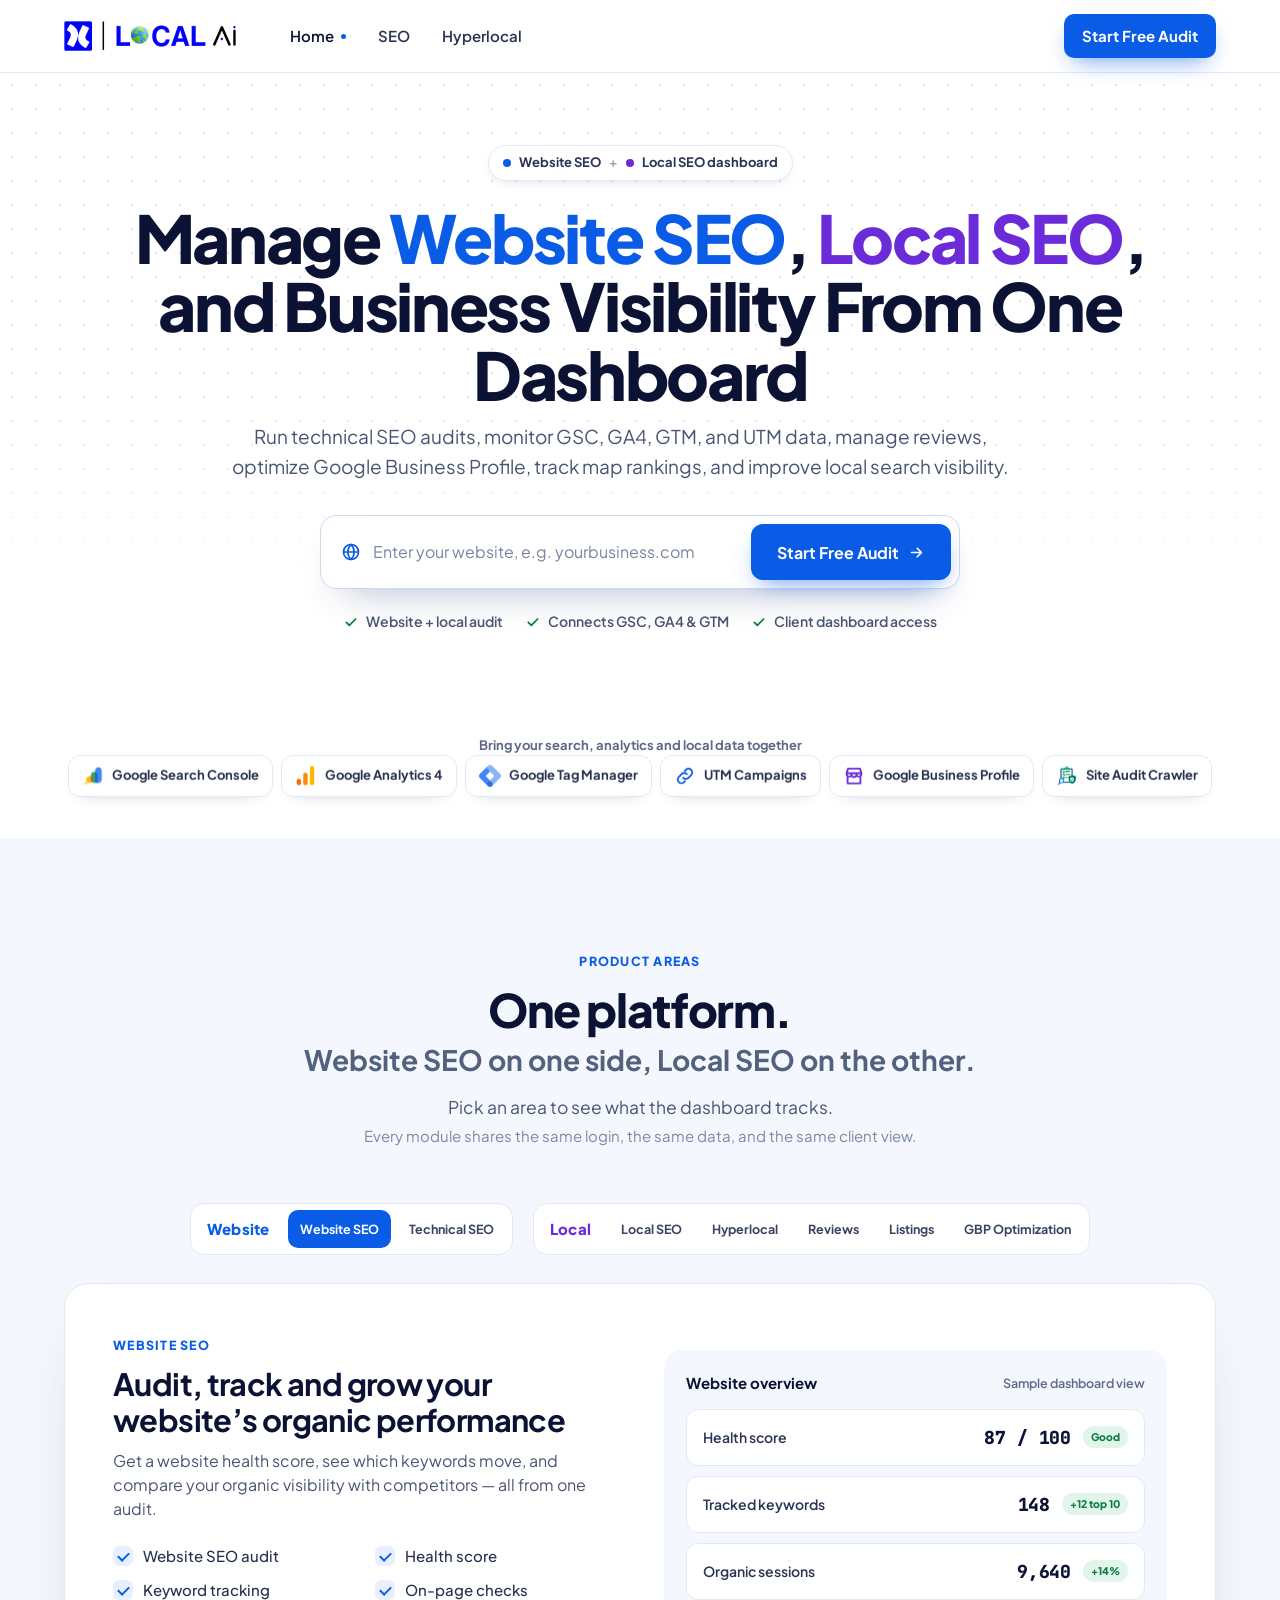
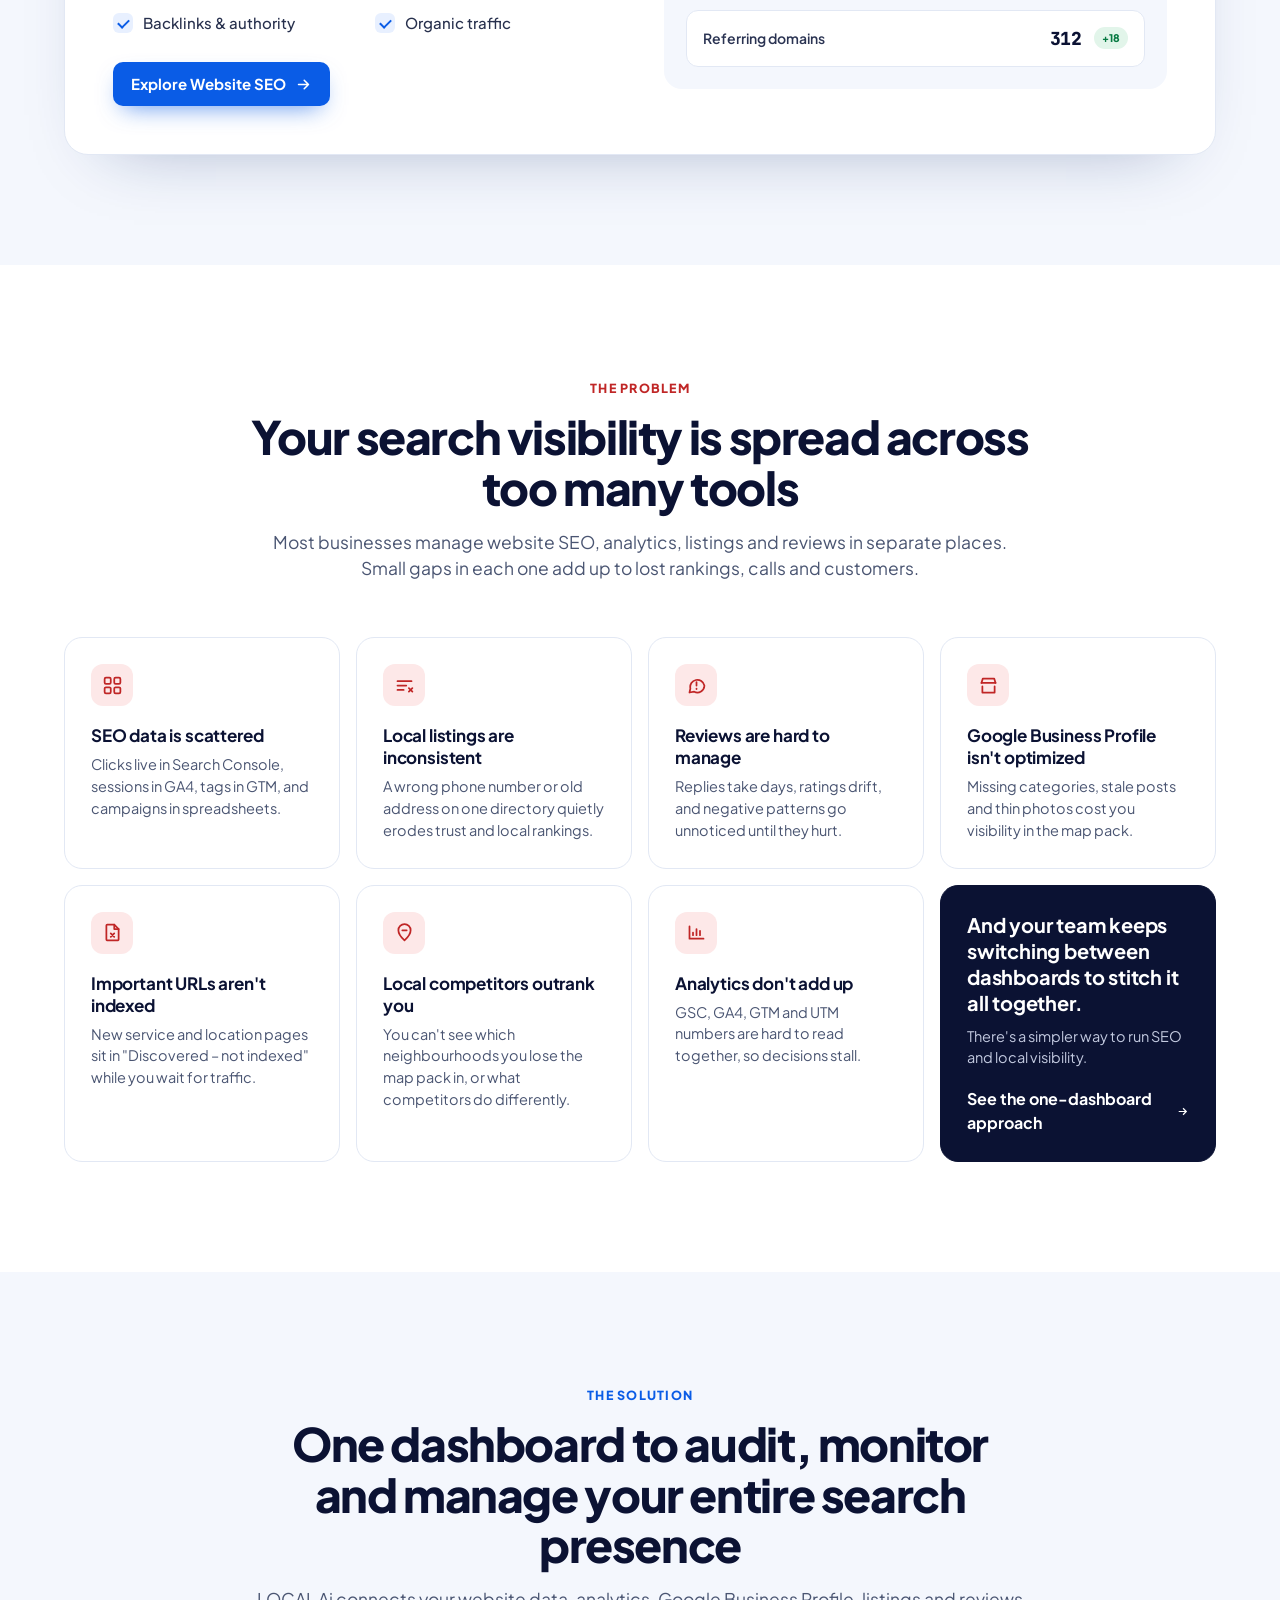
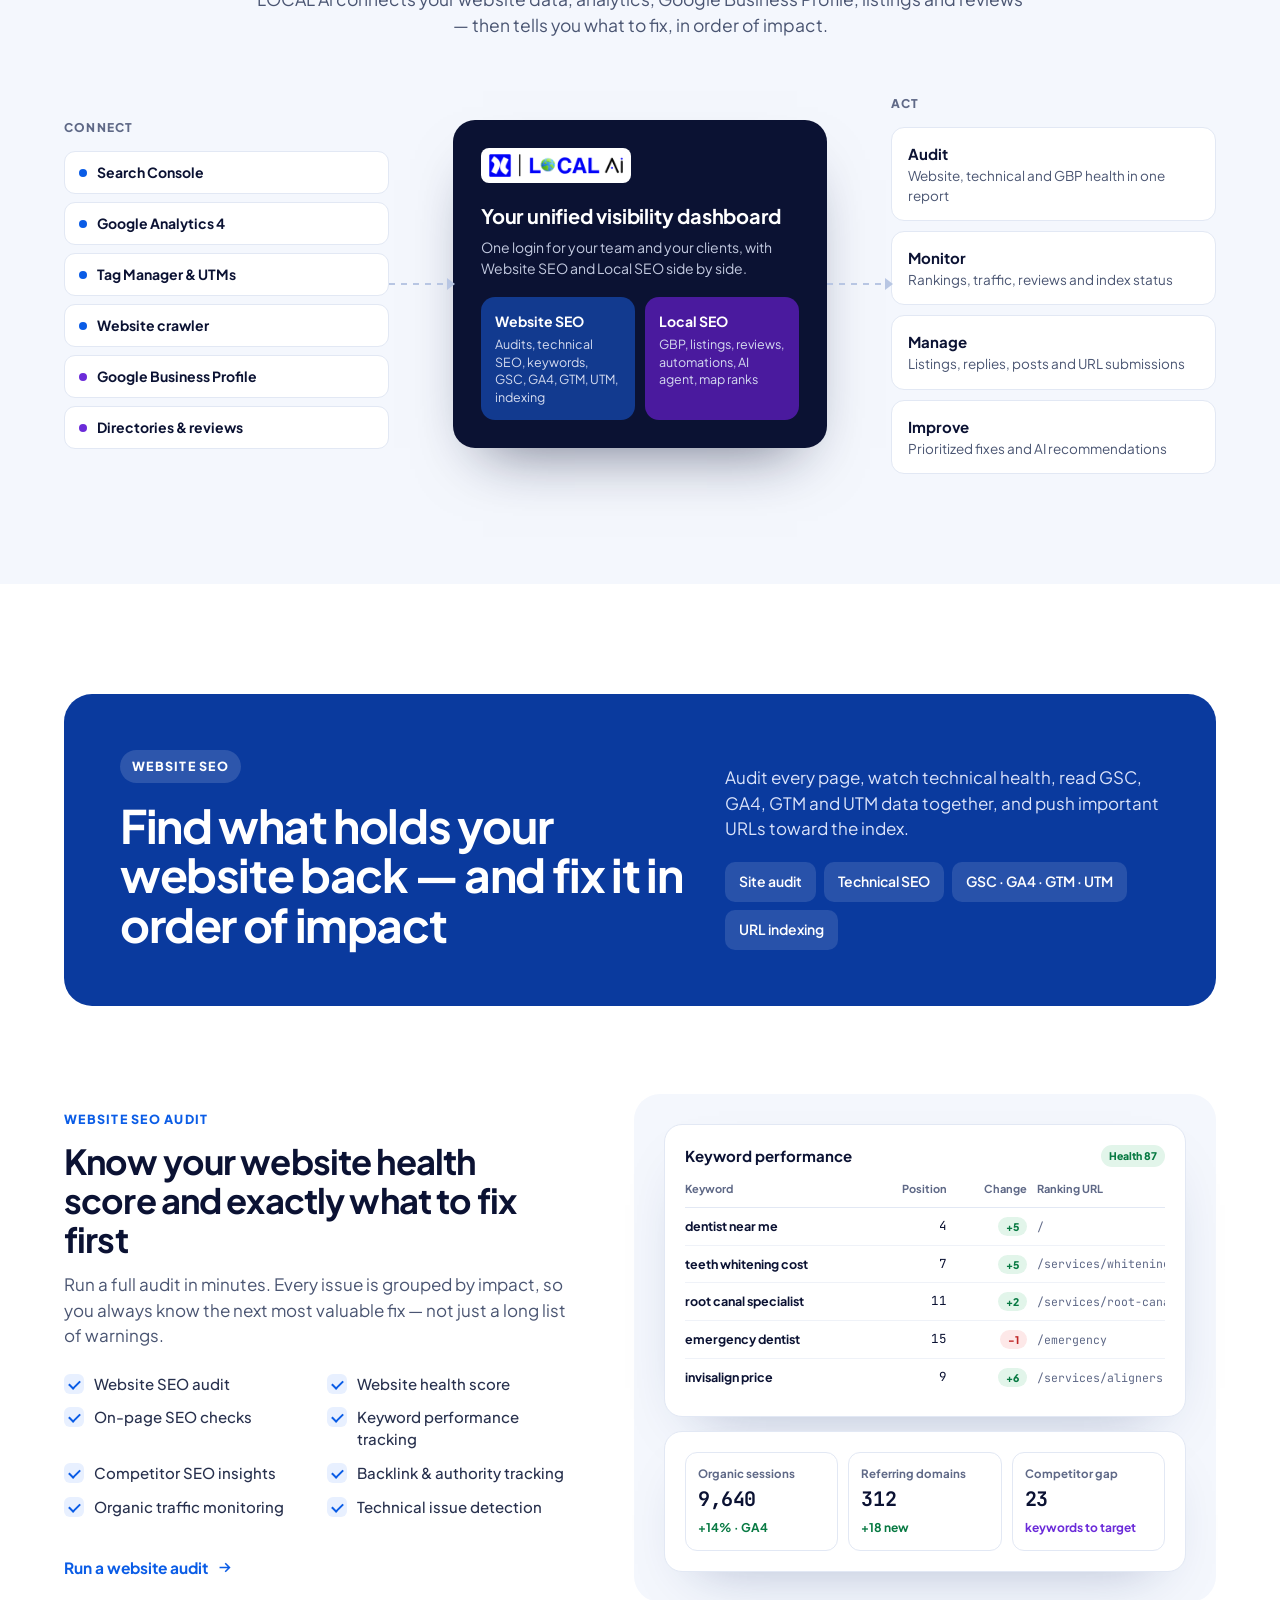
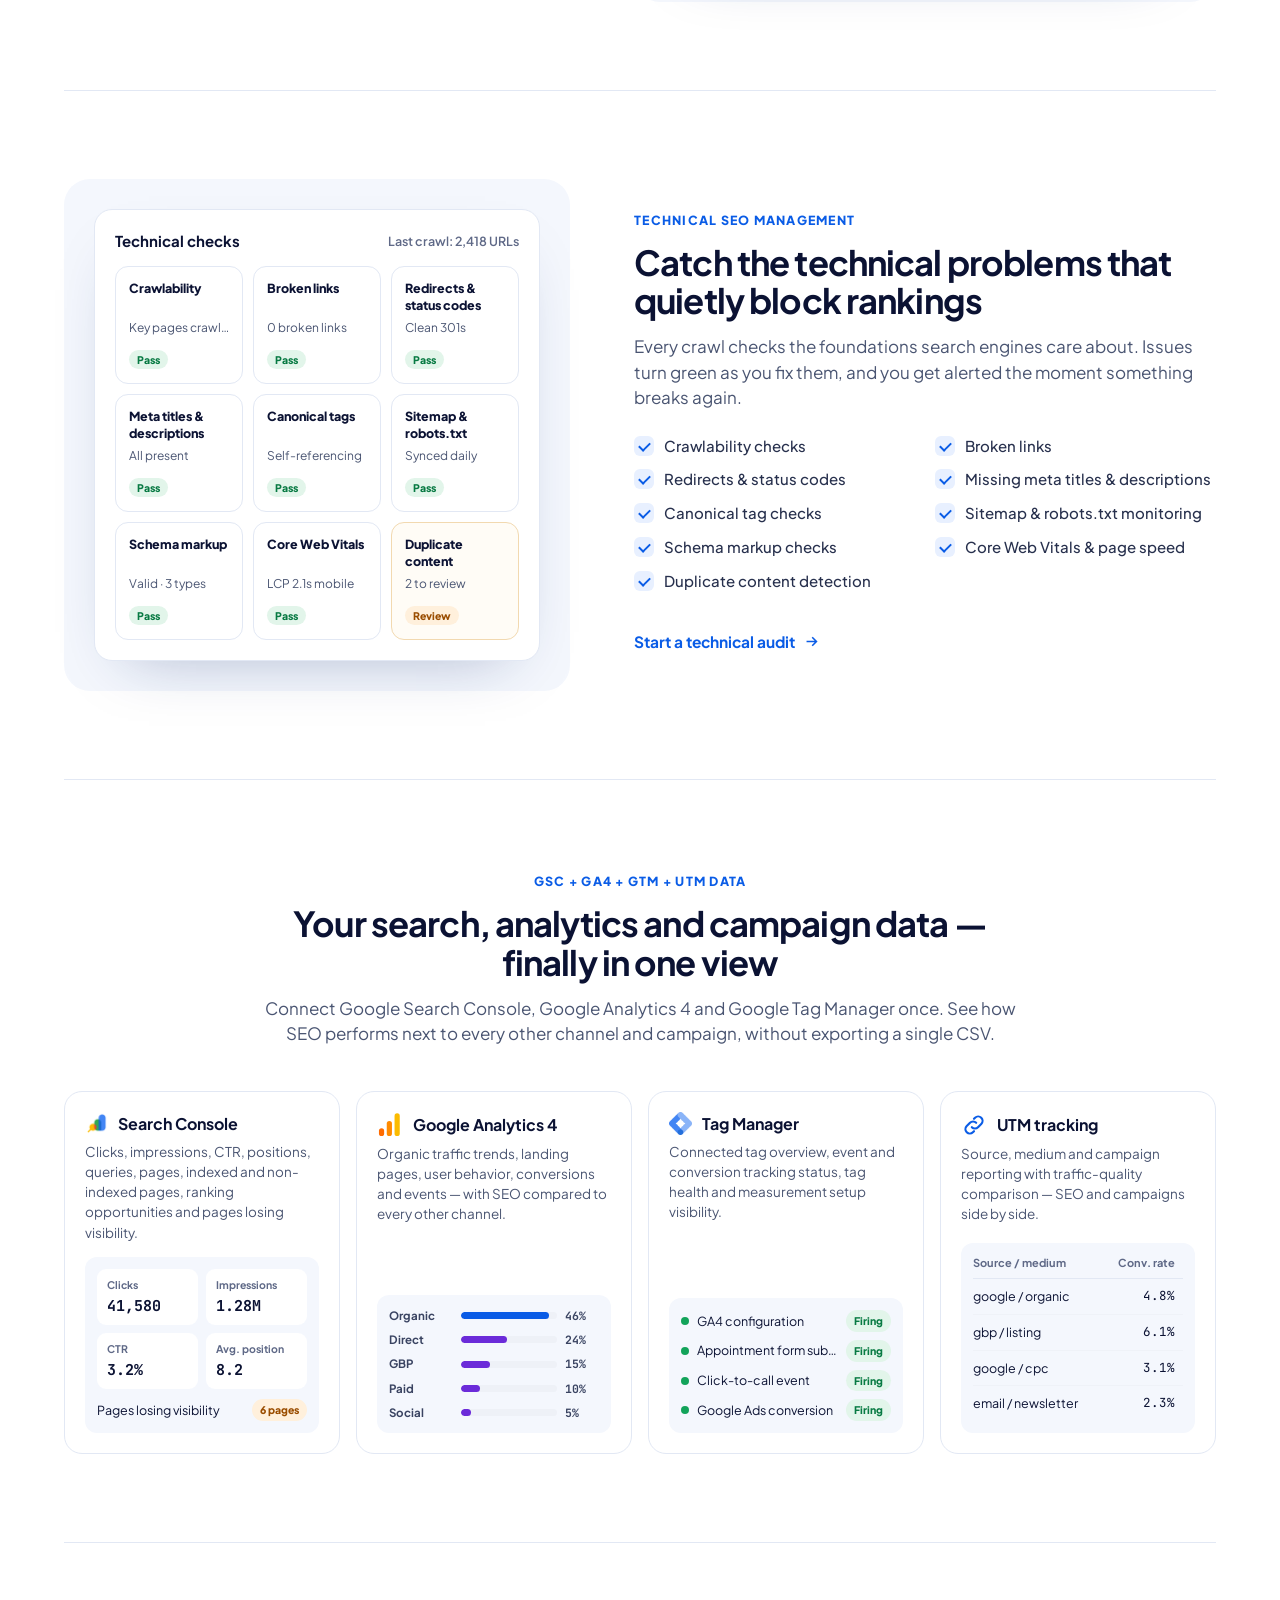
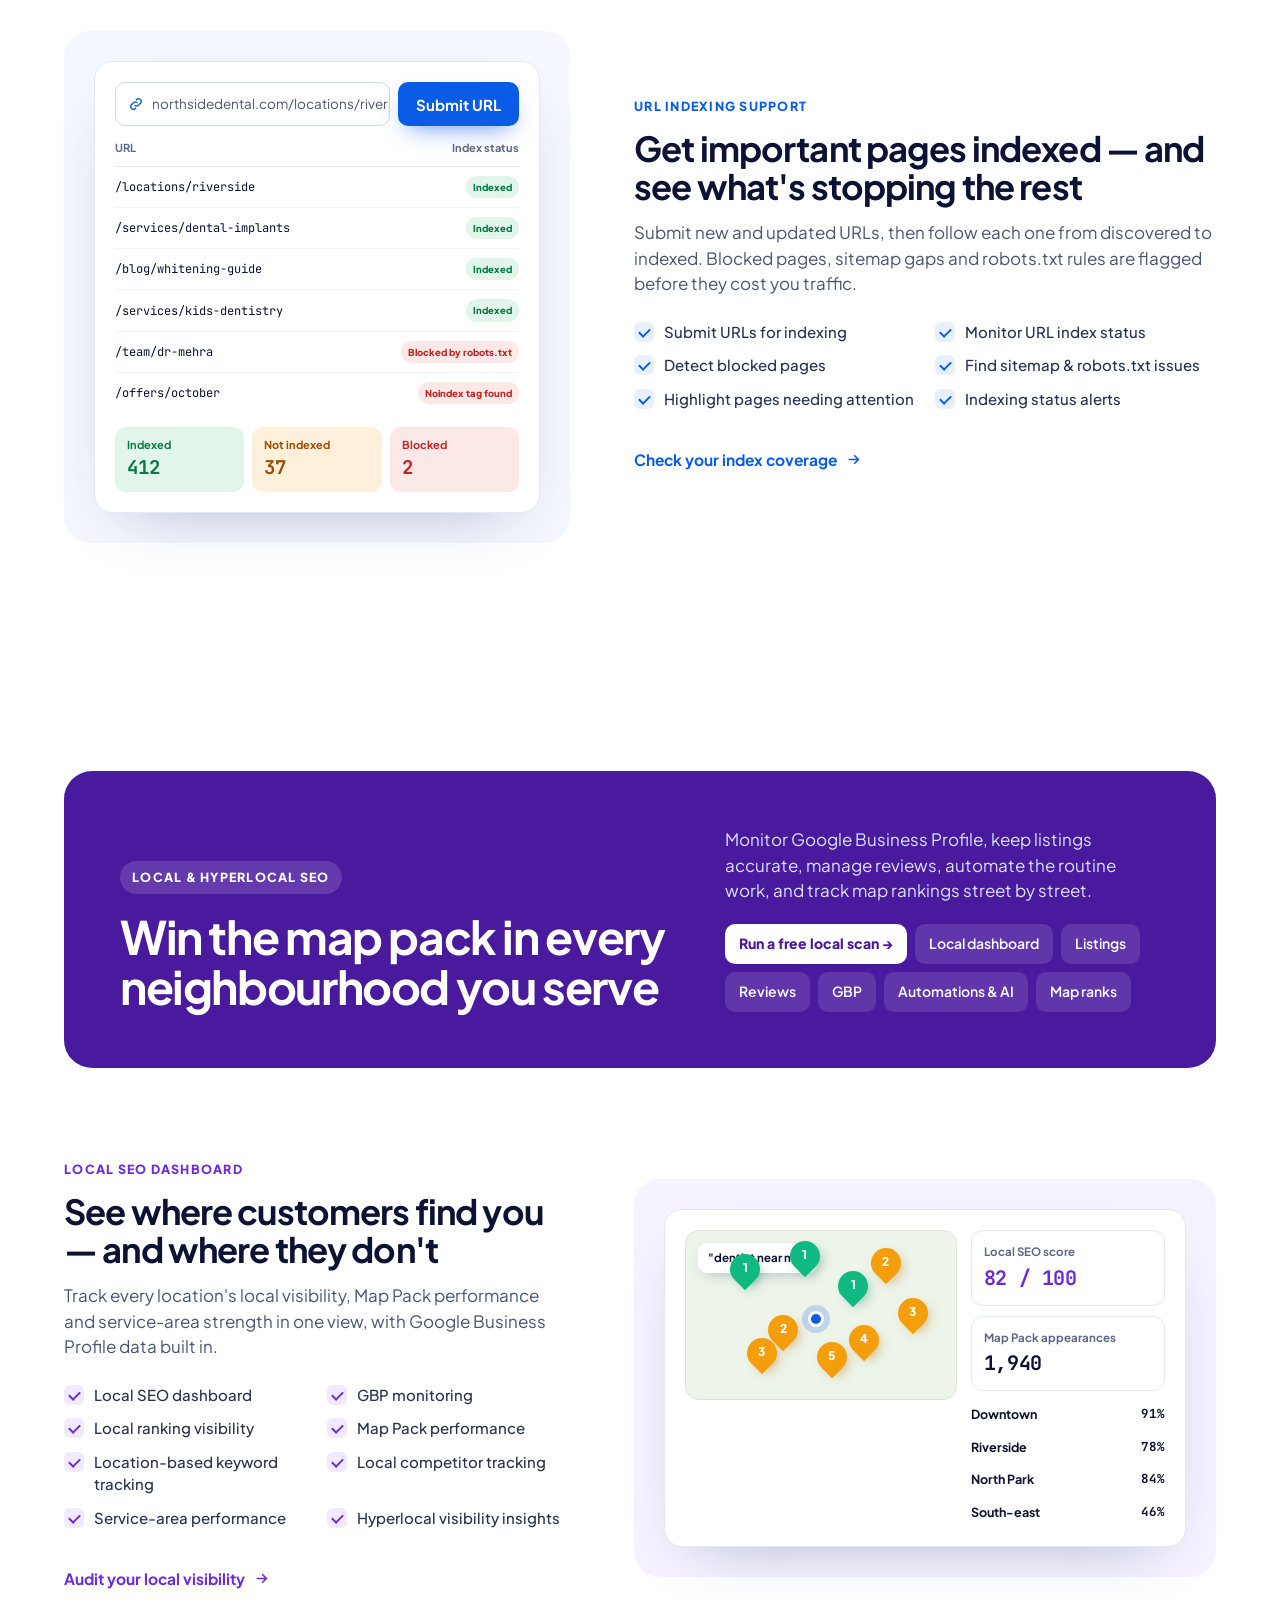
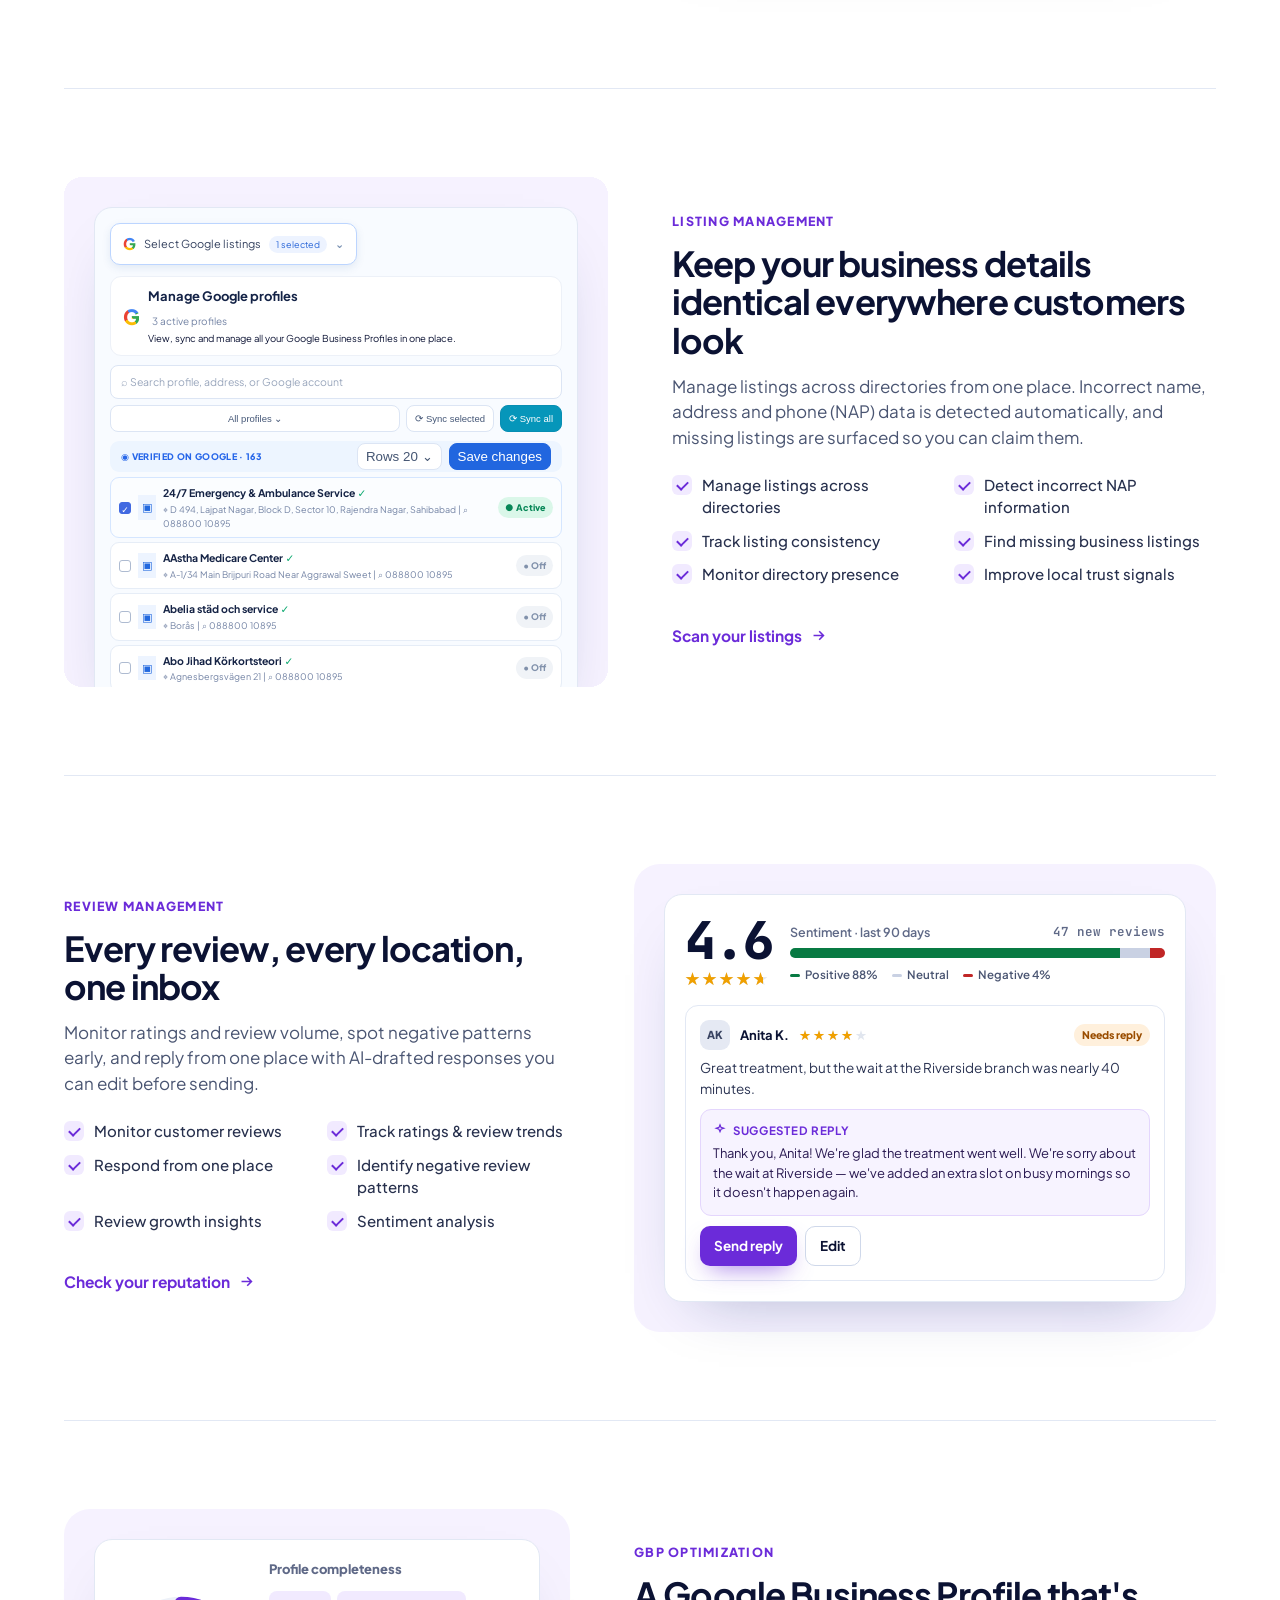
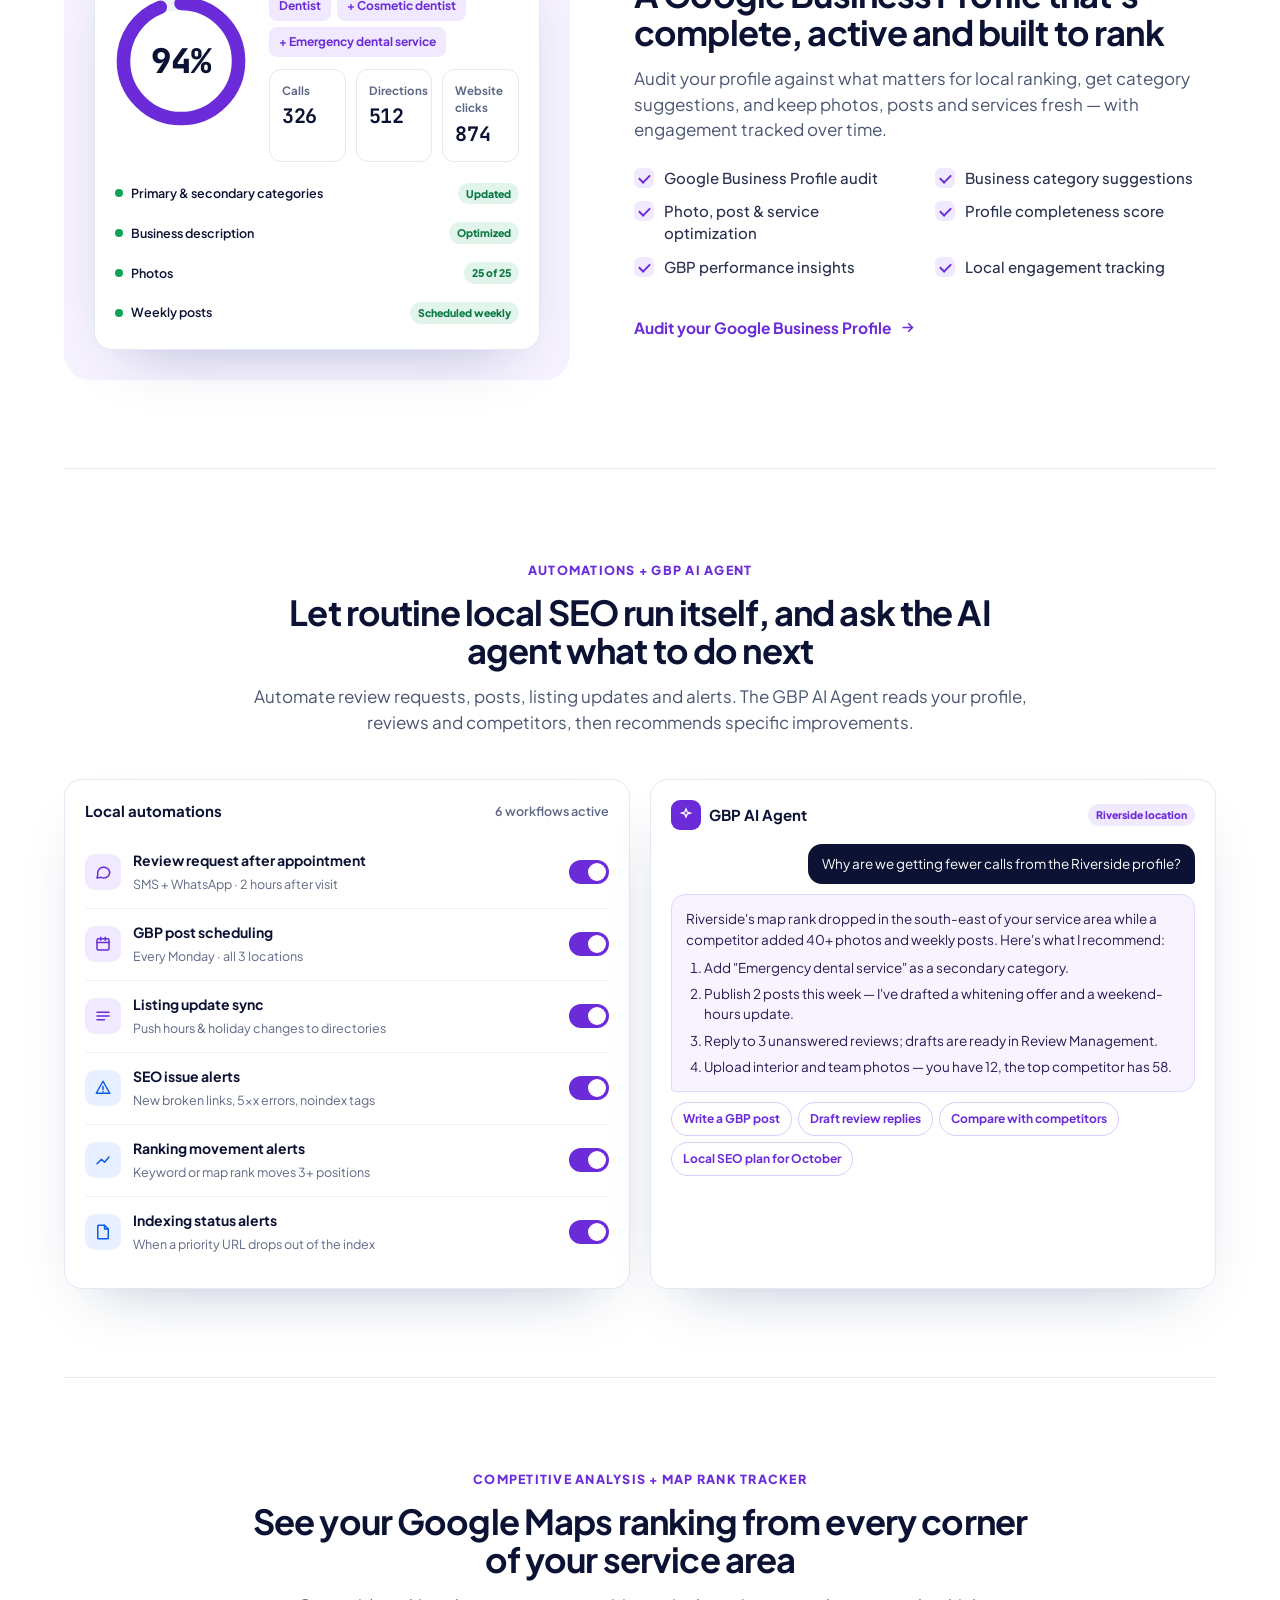
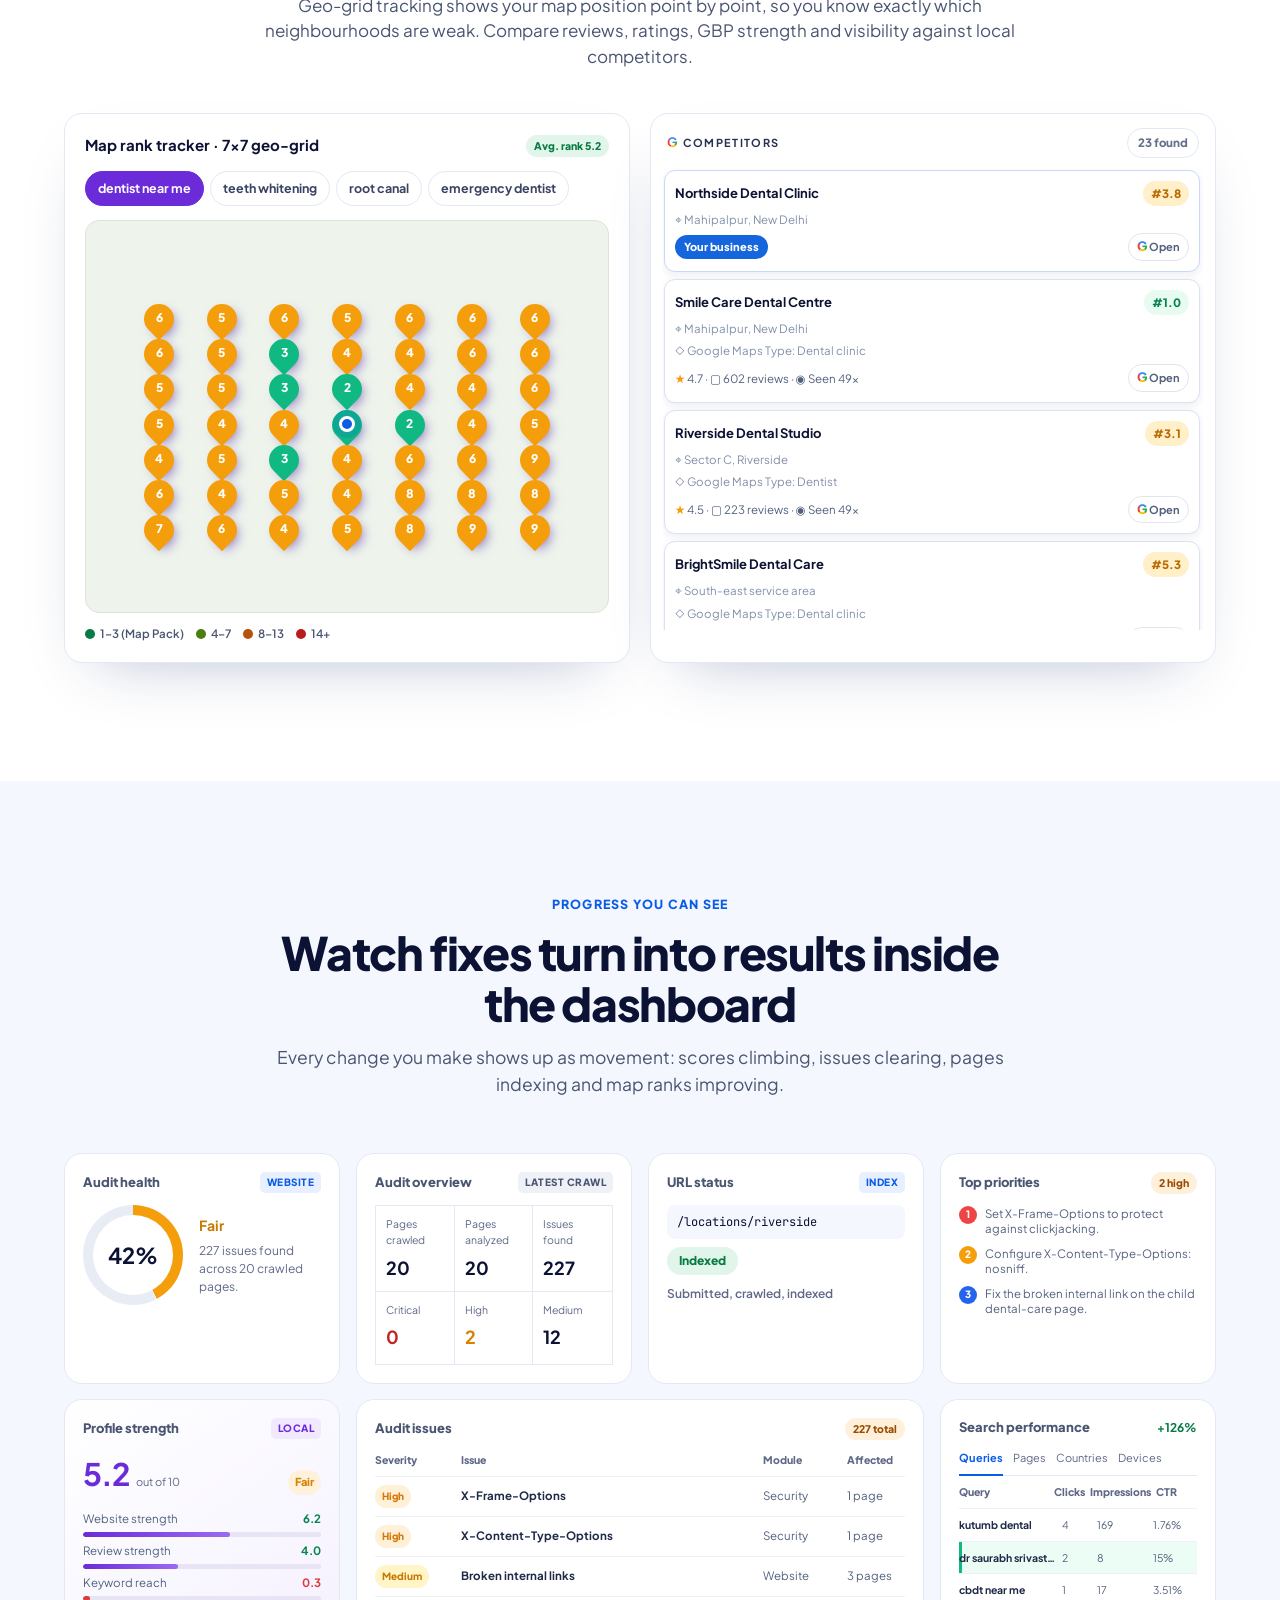
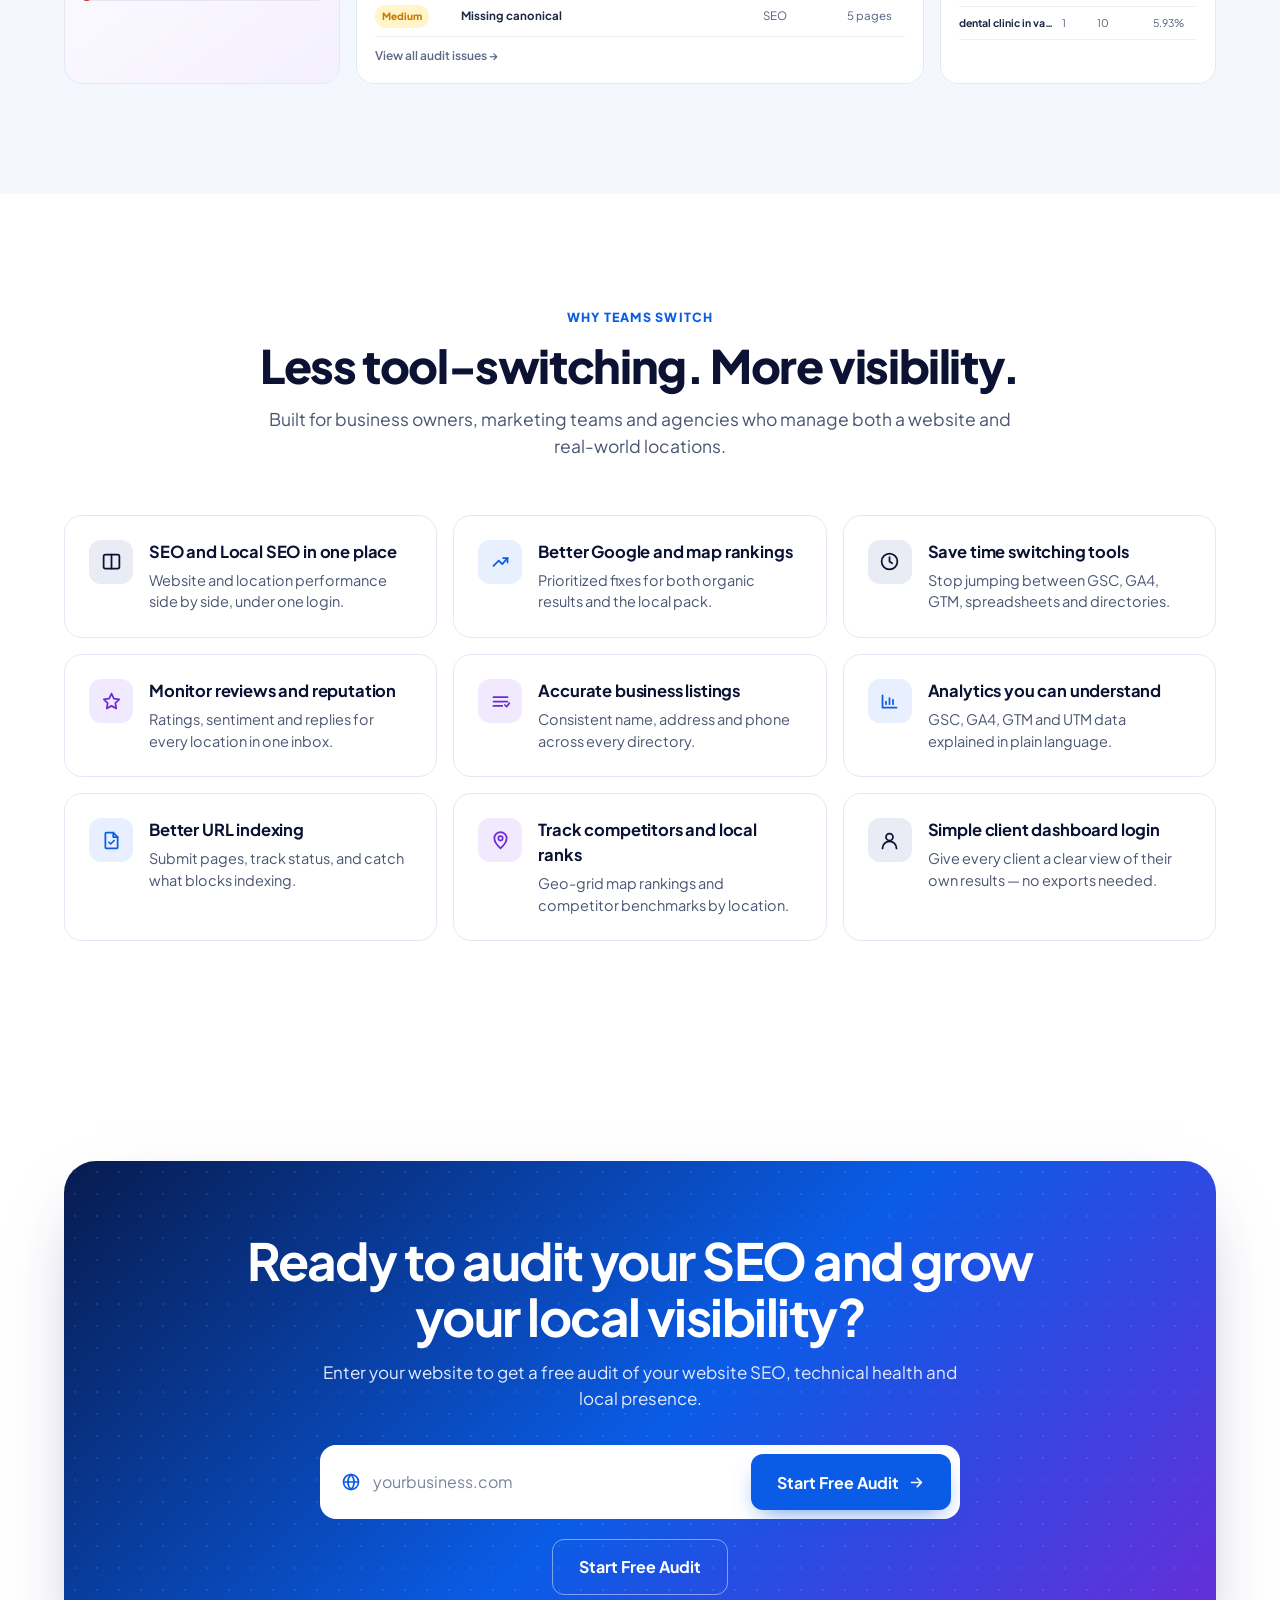
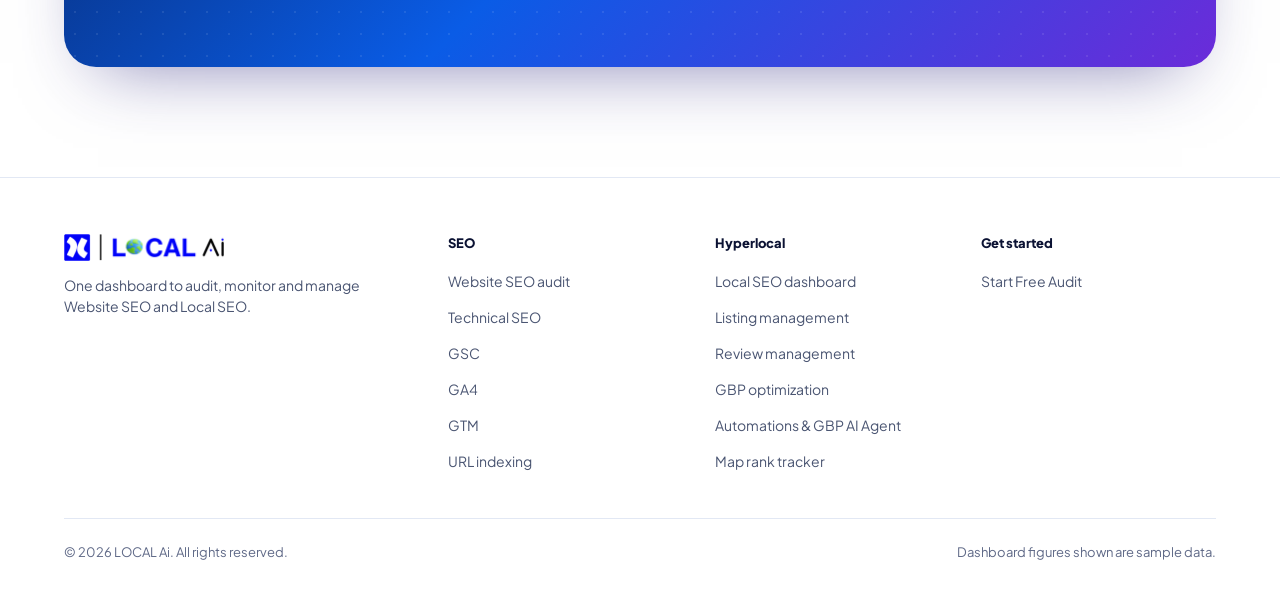
<file: index.html>
<!doctype html>
<html lang="en">
<head>
<meta charset="utf-8">
<meta name="viewport" content="width=device-width, initial-scale=1">
<title>LOCAL Ai - Website SEO and Local SEO Dashboard</title>
<link rel="icon" type="image/png" sizes="64x64" href="assets/favicon.png">
<link rel="preconnect" href="https://fonts.googleapis.com">
<link rel="stylesheet" href="https://fonts.googleapis.com/css2?family=Plus+Jakarta+Sans:wght@400;500;600;700;800&amp;family=JetBrains+Mono:wght@500;700&amp;display=swap">
<link rel="stylesheet" href="assets/css/index.css">
</head>
<body>
<div id="app"></div>
<noscript>Please enable JavaScript to view this page.</noscript>
<script src="assets/vendor/htm-preact-standalone.umd.js"></script>
<script>
(function () {
  var html = htmPreact.html, render = htmPreact.render;
  class DCLogic extends htmPreact.Component {
    render() { return template(this.renderVals()); }
  }
  function template(v) {
    return html`

<div class="lp">


<header class="hdr">
<div class="wrap nav">
<a href="#home" class="brand" aria-label="LOCAL Ai home"><img src="assets/local-ai-logo.png" alt="LOCAL Ai" width="172" height="29" /></a>
<nav class="links" aria-label="Primary">
<a href="#home" class="nl on">Home</a>
<a href="#seo" class="nl">SEO</a>
<a href="local-seo.html" class="nl">Hyperlocal</a>
</nav>
<div class="act">

<a href="#audit" class="btn pri">Start Free Audit</a>
</div>
</div>
</header>


<section id="home" class="hero">
<div class="wrap">
<div class="htop">
<span class="eyebrow"><span class="d b"></span>Website SEO<span style="color: #9aa3bb">+</span><span class="d p"></span>Local SEO dashboard</span>
<h1>Manage <span class="tb">Website SEO</span>, <span class="tp">Local SEO</span>, and Business Visibility From One Dashboard</h1>
<p class="sub">Run technical SEO audits, monitor GSC, GA4, GTM, and UTM data, manage reviews,<br />optimize Google Business Profile, track map rankings, and improve local search visibility.</p>
<form id="audit" class="audit" onSubmit=${v.submitAudit}>
<label class="field"><svg viewBox="0 0 24 24" aria-hidden="true"><circle cx="12" cy="12" r="9"></circle><path d="M3 12h18M12 3c2.5 2.6 3.8 5.6 3.8 9s-1.3 6.4-3.8 9c-2.5-2.6-3.8-5.6-3.8-9S9.5 5.6 12 3z"></path></svg><span class="sr">Your website URL</span><input type="text" inputmode="url" autocomplete="url" placeholder="Enter your website, e.g. yourbusiness.com" value=${v.url} onInput=${v.onUrl} /></label>
<button type="submit" class="btn pri lg">Start Free Audit<svg viewBox="0 0 24 24" aria-hidden="true"><path d="M5 12h14M13 6l6 6-6 6"></path></svg></button>
</form>
${v.hasMsg ? html`<p class="msg ${v.msgCls}" role="status">${v.msg}</p>` : null}
<div class="hsec">

<span class="tick"><svg viewBox="0 0 24 24" aria-hidden="true"><path d="M5 12.5l4.5 4.5L19 7.5"></path></svg>Website + local audit</span>
<span class="tick"><svg viewBox="0 0 24 24" aria-hidden="true"><path d="M5 12.5l4.5 4.5L19 7.5"></path></svg>Connects GSC, GA4 & GTM</span>
<span class="tick"><svg viewBox="0 0 24 24" aria-hidden="true"><path d="M5 12.5l4.5 4.5L19 7.5"></path></svg>Client dashboard access</span>
</div>
</div>


</div>
</section>


<section class="strip" aria-label="Integrations">
<div class="wrap">
<p class="stlbl">Bring your search, analytics and local data together</p>
<div class="logos">
<span class="lg-i"><img class="source-icon gsc-icon" src="assets/gsc-icon.png" alt="" aria-hidden="true" />Google Search Console</span>
<span class="lg-i"><svg viewBox="0 0 40 40" aria-hidden="true"><rect x="3" y="25" width="8" height="12" rx="4" fill="#ff6b00"></rect><rect x="15" y="14" width="8" height="23" rx="4" fill="#ff8a00"></rect><rect x="27" y="2" width="8" height="35" rx="4" fill="#fbbb00"></rect></svg>Google Analytics 4</span>
<span class="lg-i"><img class="source-icon gtm-source" src="assets/gtmlogo.jpg" alt="" aria-hidden="true" />Google Tag Manager</span>
<span class="lg-i"><svg viewBox="0 0 24 24" aria-hidden="true" style="stroke: #0a5ce6; fill: none; stroke-width: 2; stroke-linecap: round"><path d="M10 14a4 4 0 005.7 0l3-3a4 4 0 00-5.7-5.7l-1 1"></path><path d="M14 10a4 4 0 00-5.7 0l-3 3a4 4 0 005.7 5.7l1-1"></path></svg>UTM Campaigns</span>
<span class="lg-i"><svg viewBox="0 0 24 24" aria-hidden="true" style="stroke: #6b2bd9; fill: none; stroke-width: 2; stroke-linejoin: round"><path d="M4 9l1.5-5h13L20 9"></path><path d="M4 9h16v1.5a2.7 2.7 0 01-5.3 0 2.7 2.7 0 01-5.4 0A2.7 2.7 0 014 10.5z"></path><path d="M5 13v7h14v-7"></path></svg>Google Business Profile</span>
<span class="lg-i"><img class="source-icon audit-source" src="assets/internal-audit-icon.png" alt="" aria-hidden="true" />Site Audit Crawler</span>
</div>
</div>
</section>


<section class="sec alt" id="product">
<div class="wrap">
<div class="sh rv">
<span class="kick">Product areas</span>
<h2>One platform.</h2>
<h3>Website SEO on one side, Local SEO on the other.</h3>
<p>Pick an area to see what the dashboard tracks.</p>
<p class="platform-note">Every module shares the same login, the same data, and the same client view.</p>
</div>
<div class="tabs" role="tablist" aria-label="Product categories">
<div class="tgroup"><span class="tgl b">Website</span>${(v.tabsWeb || []).map((tb, $index) => html`<button type="button" role="tab" aria-selected=${tb.sel} class="tab ${tb.cls}" onClick=${tb.pick}>${tb.label}</button>`)}</div>
<div class="tgroup"><span class="tgl p">Local</span>${(v.tabsLocal || []).map((tb, $index) => html`<button type="button" role="tab" aria-selected=${tb.sel} class="tab ${tb.cls}" onClick=${tb.pick}>${tb.label}</button>`)}</div>
</div>
<div class="tpanel" role="tabpanel">
<div>
<span class="fk ${v.cur.tone}">${v.cur.group}</span>
<h3>${v.cur.title}</h3>
<p>${v.cur.desc}</p>
<ul class="fl ${v.cur.tone}">${(v.cur.bullets || []).map((bl, $index) => html`<li>${bl}</li>`)}</ul>
<a href=${v.cur.href} class="btn ${v.cur.btn}">${v.cur.cta}<svg viewBox="0 0 24 24" aria-hidden="true"><path d="M5 12h14M13 6l6 6-6 6"></path></svg></a>
</div>
<div class="tcard ${v.cur.tone}">
<div class="vh"><b>${v.cur.cardTitle}</b><small>Sample dashboard view</small></div>
${(v.cur.rows || []).map((r, $index) => html`<div class="trow"><span class="lbl">${r.label}</span><span class="val mono">${r.val}</span><span class="st ${r.cls}">${r.badge}</span></div>`)}
</div>
</div>
</div>
</section>


<section class="sec" id="problems">
<div class="wrap">
<div class="sh rv">
<span class="kick r">The problem</span>
<h2>Your search visibility is spread across too many tools</h2>
<p>Most businesses manage website SEO, analytics, listings and reviews in separate places. Small gaps in each one add up to lost rankings, calls and customers.</p>
</div>
<div class="pgrid">
<div class="pc rv"><div class="pi"><svg viewBox="0 0 24 24"><rect x="3" y="3" width="7" height="7" rx="1.5"></rect><rect x="14" y="3" width="7" height="7" rx="1.5"></rect><rect x="3" y="14" width="7" height="7" rx="1.5"></rect><rect x="14" y="14" width="7" height="7" rx="1.5"></rect></svg></div><h4>SEO data is scattered</h4><p>Clicks live in Search Console, sessions in GA4, tags in GTM, and campaigns in spreadsheets.</p></div>
<div class="pc rv"><div class="pi"><svg viewBox="0 0 24 24"><path d="M4 7h16M4 12h10M4 17h7"></path><path d="M17 15l4 4M21 15l-4 4"></path></svg></div><h4>Local listings are inconsistent</h4><p>A wrong phone number or old address on one directory quietly erodes trust and local rankings.</p></div>
<div class="pc rv"><div class="pi"><svg viewBox="0 0 24 24"><path d="M21 12a8 8 0 01-11.6 7.1L4 20l1-4.6A8 8 0 1121 12z"></path><path d="M12 8v4M12 15.5v.5"></path></svg></div><h4>Reviews are hard to manage</h4><p>Replies take days, ratings drift, and negative patterns go unnoticed until they hurt.</p></div>
<div class="pc rv"><div class="pi"><svg viewBox="0 0 24 24"><path d="M4 9l1.5-5h13L20 9"></path><path d="M5 13v7h14v-7"></path><path d="M4 9h16"></path></svg></div><h4>Google Business Profile isn't optimized</h4><p>Missing categories, stale posts and thin photos cost you visibility in the map pack.</p></div>
<div class="pc rv"><div class="pi"><svg viewBox="0 0 24 24"><path d="M14 3H6a1 1 0 00-1 1v16a1 1 0 001 1h12a1 1 0 001-1V8z"></path><path d="M14 3v5h5M10 13l4 4M14 13l-4 4"></path></svg></div><h4>Important URLs aren't indexed</h4><p>New service and location pages sit in "Discovered – not indexed" while you wait for traffic.</p></div>
<div class="pc rv"><div class="pi"><svg viewBox="0 0 24 24"><path d="M12 21s-7-6.2-7-11.5A7 7 0 0119 9.5C19 14.8 12 21 12 21z"></path><path d="M9.5 9.5h5"></path></svg></div><h4>Local competitors outrank you</h4><p>You can't see which neighbourhoods you lose the map pack in, or what competitors do differently.</p></div>
<div class="pc rv"><div class="pi"><svg viewBox="0 0 24 24"><path d="M4 19V5M4 19h16"></path><path d="M8 15v-3M12 15V8M16 15v-5"></path></svg></div><h4>Analytics don't add up</h4><p>GSC, GA4, GTM and UTM numbers are hard to read together, so decisions stall.</p></div>
<div class="pc dark rv"><div><h4 style="font-size: 20px">And your team keeps switching between dashboards to stitch it all together.</h4><p style="margin-top: 10px">There's a simpler way to run SEO and local visibility.</p></div><a href="#solution">See the one-dashboard approach<svg viewBox="0 0 24 24" aria-hidden="true"><path d="M5 12h14M13 6l6 6-6 6"></path></svg></a></div>
</div>
</div>
</section>


<section class="sec alt" id="solution">
<div class="wrap">
<div class="sh rv">
<span class="kick">The solution</span>
<h2>One dashboard to audit, monitor and manage your entire search presence</h2>
<p>LOCAL Ai connects your website data, analytics, Google Business Profile, listings and reviews — then tells you what to fix, in order of impact.</p>
</div>
<div class="sol rv">
<div class="scol">
<h5>Connect</h5>
<div class="chips">
<span class="chip"><span class="cd" style="background: #0a5ce6"></span>Search Console</span>
<span class="chip"><span class="cd" style="background: #0a5ce6"></span>Google Analytics 4</span>
<span class="chip"><span class="cd" style="background: #0a5ce6"></span>Tag Manager & UTMs</span>
<span class="chip"><span class="cd" style="background: #0a5ce6"></span>Website crawler</span>
<span class="chip"><span class="cd" style="background: #6b2bd9"></span>Google Business Profile</span>
<span class="chip"><span class="cd" style="background: #6b2bd9"></span>Directories & reviews</span>
</div>
</div>
<div class="flow" aria-hidden="true"></div>
<div class="hub">
<img src="assets/local-ai-logo.png" alt="LOCAL Ai" width="150" height="26" />
<h4>Your unified visibility dashboard</h4>
<p>One login for your team and your clients, with Website SEO and Local SEO side by side.</p>
<div class="halves">
<div class="half b"><b>Website SEO</b><span>Audits, technical SEO, keywords, GSC, GA4, GTM, UTM, indexing</span></div>
<div class="half p"><b>Local SEO</b><span>GBP, listings, reviews, automations, AI agent, map ranks</span></div>
</div>
</div>
<div class="flow" aria-hidden="true"></div>
<div class="scol">
<h5>Act</h5>
<div class="outs">
<div class="out"><b>Audit</b><span>Website, technical and GBP health in one report</span></div>
<div class="out"><b>Monitor</b><span>Rankings, traffic, reviews and index status</span></div>
<div class="out"><b>Manage</b><span>Listings, replies, posts and URL submissions</span></div>
<div class="out"><b>Improve</b><span>Prioritized fixes and AI recommendations</span></div>
</div>
</div>
</div>
</div>
</section>


<section id="seo" class="zone">
<div class="wrap">
<div class="zh b rv">
<div>
<span class="ztag">Website SEO</span>
<h2>Find what holds your website back — and fix it in order of impact</h2>
</div>
<div>
<p>Audit every page, watch technical health, read GSC, GA4, GTM and UTM data together, and push important URLs toward the index.</p>
<div class="zjump"><a href="#website-audit">Site audit</a><a href="https://seo.hyperlocalseoai.com/dashboard/internal-audit">Technical SEO</a><a href="#analytics">GSC · GA4 · GTM · UTM</a><a href="https://seo.hyperlocalseoai.com/dashboard/gsc">URL indexing</a></div>
</div>
</div>


<div class="feat" id="website-audit">
<div class="ft rv">
<span class="fk b">Website SEO audit</span>
<h3>Know your website health score and exactly what to fix first</h3>
<p>Run a full audit in minutes. Every issue is grouped by impact, so you always know the next most valuable fix — not just a long list of warnings.</p>
<ul class="fl">
<li>Website SEO audit</li><li>Website health score</li><li>On-page SEO checks</li><li>Keyword performance tracking</li><li>Competitor SEO insights</li><li>Backlink & authority tracking</li><li>Organic traffic monitoring</li><li>Technical issue detection</li>
</ul>
<a href="https://seo.hyperlocalseoai.com/dashboard" class="tl">Run a website audit<svg viewBox="0 0 24 24" aria-hidden="true"><path d="M5 12h14M13 6l6 6-6 6"></path></svg></a>
</div>
<div class="stage rv">
<div class="vc">
<div class="vh"><b>Keyword performance</b><span class="st ok">Health ${v.health}</span></div>
<div class="scroll">
<div class="gt kwg">
<div class="gr gth"><span>Keyword</span><span class="num">Position</span><span class="num">Change</span><span>Ranking URL</span></div>
${(v.kws || []).map((k, $index) => html`<div class="gr"><span style="font-weight: 700">${k.kw}</span><span class="num mono">${k.pos}</span><span class="num"><span class="st ${k.cls}">${k.chg}</span></span><span class="mono" style="color: #5f6987; font-size: 11.5px">${k.url}</span></div>`)}
</div>
</div>
</div>
<div class="vc">
<div class="minis">
<div class="mini"><small>Organic sessions</small><b class="mono">${v.orgSess}</b><span class="delta">+14% · GA4</span></div>
<div class="mini"><small>Referring domains</small><b class="mono">${v.refDom}</b><span class="delta">+18 new</span></div>
<div class="mini"><small>Competitor gap</small><b class="mono">23</b><span class="delta" style="color: #6b2bd9">keywords to target</span></div>
</div>
</div>
</div>
</div>


<div class="feat rev" id="technical">
<div class="ft rv">
<span class="fk b">Technical SEO management</span>
<h3>Catch the technical problems that quietly block rankings</h3>
<p>Every crawl checks the foundations search engines care about. Issues turn green as you fix them, and you get alerted the moment something breaks again.</p>
<ul class="fl">
<li>Crawlability checks</li><li>Broken links</li><li>Redirects & status codes</li><li>Missing meta titles & descriptions</li><li>Canonical tag checks</li><li>Sitemap & robots.txt monitoring</li><li>Schema markup checks</li><li>Core Web Vitals & page speed</li><li>Duplicate content detection</li>
</ul>
<a href="https://seo.hyperlocalseoai.com/dashboard/internal-audit" class="tl">Start a technical audit<svg viewBox="0 0 24 24" aria-hidden="true"><path d="M5 12h14M13 6l6 6-6 6"></path></svg></a>
</div>
<div class="stage rv">
<div class="vc">
<div class="vh"><b>Technical checks</b><small>Last crawl: 2,418 URLs</small></div>
<div class="tg">
${(v.tech || []).map((c, $index) => html`<div class="tc ${c.cls}"><div class="tn">${c.name}</div><div class="td">${c.detail}</div><span class="st ${c.cls}">${c.badge}</span></div>`)}
</div>
</div>
</div>
</div>


<div class="feat" id="analytics" style="display: block">
<div class="fh rv">
<span class="fk b">GSC + GA4 + GTM + UTM data</span>
<h3>Your search, analytics and campaign data — finally in one view</h3>
<p>Connect Google Search Console, Google Analytics 4 and Google Tag Manager once. See how SEO performs next to every other channel and campaign, without exporting a single CSV.</p>
</div>
<div class="agrid">
<div class="ac rv">
<div class="ah"><img class="card-source-icon" src="assets/gsc-icon.png" alt="" aria-hidden="true" /><h4>Search Console</h4></div>
<p>Clicks, impressions, CTR, positions, queries, pages, indexed and non-indexed pages, ranking opportunities and pages losing visibility.</p>
<div class="vbox"><div class="kpis"><div><small>Clicks</small><b class="mono">${v.clicks}</b></div><div><small>Impressions</small><b class="mono">${v.impr}</b></div><div><small>CTR</small><b class="mono">${v.ctr}</b></div><div><small>Avg. position</small><b class="mono">${v.pos}</b></div></div><div class="srow" style="margin-top: 10px"><span class="lbl">Pages losing visibility</span><span class="st warn">6 pages</span></div></div>
</div>
<div class="ac rv">
<div class="ah"><svg viewBox="0 0 40 40" aria-hidden="true"><rect x="3" y="25" width="8" height="12" rx="4" fill="#ff6b00"></rect><rect x="15" y="14" width="8" height="23" rx="4" fill="#ff8a00"></rect><rect x="27" y="2" width="8" height="35" rx="4" fill="#fbbb00"></rect></svg><h4>Google Analytics 4</h4></div>
<p>Organic traffic trends, landing pages, user behavior, conversions and events — with SEO compared to every other channel.</p>
<div class="vbox"><div class="chb">${(v.channels || []).map((ch, $index) => html`<div><span>${ch.name}</span><span class="hb ${ch.tone}"><i style="width: ${ch.w}"></i></span><span class="mono">${ch.pct}</span></div>`)}</div></div>
</div>
<div class="ac rv">
<div class="ah"><img class="card-source-icon" src="assets/gtmlogo.jpg" alt="" aria-hidden="true" /><h4>Tag Manager</h4></div>
<p>Connected tag overview, event and conversion tracking status, tag health and measurement setup visibility.</p>
<div class="vbox"><div class="sl">${(v.tags || []).map((tg, $index) => html`<div class="srow"><span class="sdot ${tg.cls}"></span><span class="lbl">${tg.name}</span><span class="st ${tg.cls}">${tg.badge}</span></div>`)}</div></div>
</div>
<div class="ac rv">
<div class="ah"><svg viewBox="0 0 24 24" aria-hidden="true" style="stroke: #0a5ce6; fill: none; stroke-width: 2; stroke-linecap: round"><path d="M10 14a4 4 0 005.7 0l3-3a4 4 0 00-5.7-5.7l-1 1"></path><path d="M14 10a4 4 0 00-5.7 0l-3 3a4 4 0 005.7 5.7l1-1"></path></svg><h4>UTM tracking</h4></div>
<p>Source, medium and campaign reporting with traffic-quality comparison — SEO and campaigns side by side.</p>
<div class="vbox"><div class="scroll"><table class="tbl"><thead><tr><th>Source / medium</th><th class="num">Conv. rate</th></tr></thead><tbody><tr><td>google / organic</td><td class="num mono">4.8%</td></tr><tr><td>gbp / listing</td><td class="num mono">6.1%</td></tr><tr><td>google / cpc</td><td class="num mono">3.1%</td></tr><tr><td>email / newsletter</td><td class="num mono">2.3%</td></tr></tbody></table></div></div>
</div>
</div>
</div>


<div class="feat rev" id="indexing">
<div class="ft rv">
<span class="fk b">URL indexing support</span>
<h3>Get important pages indexed — and see what's stopping the rest</h3>
<p>Submit new and updated URLs, then follow each one from discovered to indexed. Blocked pages, sitemap gaps and robots.txt rules are flagged before they cost you traffic.</p>
<ul class="fl">
<li>Submit URLs for indexing</li><li>Monitor URL index status</li><li>Detect blocked pages</li><li>Find sitemap & robots.txt issues</li><li>Highlight pages needing attention</li><li>Indexing status alerts</li>
</ul>
<a href="https://seo.hyperlocalseoai.com/dashboard/gsc" class="tl">Check your index coverage<svg viewBox="0 0 24 24" aria-hidden="true"><path d="M5 12h14M13 6l6 6-6 6"></path></svg></a>
</div>
<div class="stage rv">
<div class="vc">
<div class="ix-in"><span class="fake"><svg viewBox="0 0 24 24" aria-hidden="true"><path d="M10 14a4 4 0 005.7 0l3-3a4 4 0 00-5.7-5.7l-1 1"></path><path d="M14 10a4 4 0 00-5.7 0l-3 3a4 4 0 005.7 5.7l1-1"></path></svg>northsidedental.com/locations/riverside</span><button type="button" class="btn pri">Submit URL</button></div>
<div class="scroll ix-scroll">
<div class="gt ixg">
<div class="gr gth"><span>URL</span><span>Index status</span></div>
${(v.idx || []).map((x, $index) => html`<div class="gr"><span class="mono" style="font-size: 12px">${x.url}</span><span><span class="st ${x.cls}">${x.status}</span></span></div>`)}
</div>
</div>
<div class="sumrow">
<div class="sum ok"><small>Indexed</small><b class="mono">${v.idxOk}</b></div>
<div class="sum warn"><small>Not indexed</small><b class="mono">${v.idxNo}</b></div>
<div class="sum bad"><small>Blocked</small><b class="mono">2</b></div>
</div>
</div>
</div>
</div>
</div>
</section>


<section id="hyperlocal" class="zone">
<div class="wrap">
<div class="zh p rv">
<div>
<span class="ztag">Local & Hyperlocal SEO</span>
<h2>Win the map pack in every neighbourhood you serve</h2>
</div>
<div>
<p>Monitor Google Business Profile, keep listings accurate, manage reviews, automate the routine work, and track map rankings street by street.</p>
<div class="zjump"><a href="local-seo.html" style="background: #fff; color: #4a1a9e; font-weight: 800">Run a free local scan →</a><a href="#local-dashboard">Local dashboard</a><a href="#listings">Listings</a><a href="#reviews">Reviews</a><a href="#gbp">GBP</a><a href="#automations">Automations & AI</a><a href="#map-rank">Map ranks</a></div>
</div>
</div>


<div class="feat" id="local-dashboard">
<div class="ft rv">
<span class="fk p">Local SEO dashboard</span>
<h3>See where customers find you — and where they don't</h3>
<p>Track every location's local visibility, Map Pack performance and service-area strength in one view, with Google Business Profile data built in.</p>
<ul class="fl p">
<li>Local SEO dashboard</li><li>GBP monitoring</li><li>Local ranking visibility</li><li>Map Pack performance</li><li>Location-based keyword tracking</li><li>Local competitor tracking</li><li>Service-area performance</li><li>Hyperlocal visibility insights</li>
</ul>
<a href="https://gbp.hyperlocalseoai.com/" class="tl p">Audit your local visibility<svg viewBox="0 0 24 24" aria-hidden="true"><path d="M5 12h14M13 6l6 6-6 6"></path></svg></a>
</div>
<div class="stage p rv">
<div class="vc">
<div class="lsplit">
<div class="map">
<iframe class="minimap-tiles" title="Local SEO map area" src="https://www.google.com/maps?ll=28.5483%2C77.1258&z=14&output=embed" loading="lazy"></iframe>
<span class="mapchip">"dentist near me"</span>
<span class="you" style="left: 48%; top: 52%"></span>
${(v.pins || []).map((pn, $index) => html`<span class="pin ${pn.cls}" style="left: ${pn.x}; top: ${pn.y}"><span class="pb"></span><span class="pn">${pn.rank}</span></span>`)}
</div>
<div>
<div class="mini" style="margin-bottom: 10px"><small>Local SEO score</small><b class="mono" style="color: #6b2bd9">${v.local} / 100</b></div>
<div class="mini" style="margin-bottom: 14px"><small>Map Pack appearances</small><b class="mono">${v.mapPack}</b></div>
<div class="areas">
${(v.areas || []).map((ar, $index) => html`<div class="area"><div><span>${ar.name}</span><span class="mono">${ar.v}</span></div><span class="hb"><i style="width: ${ar.w}"></i></span></div>`)}
</div>
</div>
</div>
</div>
</div>
</div>


<div class="feat rev" id="listings">
<div class="ft rv">
<span class="fk p">Listing management</span>
<h3>Keep your business details identical everywhere customers look</h3>
<p>Manage listings across directories from one place. Incorrect name, address and phone (NAP) data is detected automatically, and missing listings are surfaced so you can claim them.</p>
<ul class="fl p">
<li>Manage listings across directories</li><li>Detect incorrect NAP information</li><li>Track listing consistency</li><li>Find missing business listings</li><li>Monitor directory presence</li><li>Improve local trust signals</li>
</ul>
<a href="https://gbp.hyperlocalseoai.com/" class="tl p">Scan your listings<svg viewBox="0 0 24 24" aria-hidden="true"><path d="M5 12h14M13 6l6 6-6 6"></path></svg></a>
</div>
<div class="stage p rv listing-stage">
<div class="vc listing-manager">
<div class="listing-select"><span class="google-mark">G</span><span>Select Google listings</span><small>1 selected</small><b>⌄</b></div>
<div class="lm-title"><span class="google-mark big">G</span><div><b>Manage Google profiles</b><small>3 active profiles</small><em>View, sync and manage all your Google Business Profiles in one place.</em></div></div>
<div class="lm-tools"><span class="lm-search">⌕  Search profile, address, or Google account</span><button>All profiles ⌄</button><button>⟳  Sync selected</button><button class="lm-sync">⟳  Sync all</button><button>▣  All visible</button></div>
<div class="lm-verified">◉  VERIFIED ON GOOGLE · 163 <span class="lm-actions"><button>Rows  20 ⌄</button><button>Save changes</button></span></div>
${[['24/7 Emergency & Ambulance Service','D 494, Lajpat Nagar, Block D, Sector 10, Rajendra Nagar, Sahibabad','Active'],['AAstha Medicare Center','A-1/34 Main Brijpuri Road Near Aggrawal Sweet','Off'],['Abelia städ och service','Borås','Off'],['Abo Jihad Körkortsteori','Agnesbergsvägen 21','Off'],['Acne & Scar Removal - Skin DNA Clinic','12, North Avenue, West Punjabi Bagh, Punjabi Bagh','Off'],['Aditi Dental Clinic','Shop No 2 Sector 134, Noida, Nagla Nagli, Uttar Pradesh 201304','Off'],['Advanced Hair Transplant & PRP Therapy - Skin DNA Clinic','12, North Avenue, West Punjabi Bagh, Punjabi Bagh','Off'],['Aja Trafikskola AB','Agnesbergsvägen 21','Off']].map((profile, $index) => html`<div class="lm-profile ${$index === 0 ? 'selected' : ''}"><span class="lm-check">${$index === 0 ? '✓' : ''}</span><span class="lm-store">▣</span><span class="lm-name"><b>${profile[0]} <i>✓</i></b><small>⌖ ${profile[1]}   |  ⌕ 088800 10895</small></span><span class="lm-status ${profile[2] === 'Active' ? 'active' : ''}">${profile[2] === 'Active' ? '● Active' : '• Off'}</span></div>`)}
</div>
</div>
</div>

<div class="feat" id="reviews">
<div class="ft rv">
<span class="fk p">Review management</span>
<h3>Every review, every location, one inbox</h3>
<p>Monitor ratings and review volume, spot negative patterns early, and reply from one place with AI-drafted responses you can edit before sending.</p>
<ul class="fl p">
<li>Monitor customer reviews</li><li>Track ratings & review trends</li><li>Respond from one place</li><li>Identify negative review patterns</li><li>Review growth insights</li><li>Sentiment analysis</li>
</ul>
<a href="https://gbp.hyperlocalseoai.com/" class="tl p">Check your reputation<svg viewBox="0 0 24 24" aria-hidden="true"><path d="M5 12h14M13 6l6 6-6 6"></path></svg></a>
</div>
<div class="stage p rv">
<div class="vc">
<div class="rv-top">
<div><div class="big mono">${v.rating}</div><span class="stars" aria-hidden="true">★★★★★<span style="width: ${v.starW}">★★★★★</span></span></div>
<div style="flex: 1; min-width: 180px">
<div class="vh" style="margin-bottom: 4px"><small>Sentiment · last 90 days</small><small class="mono">${v.revNew} new reviews</small></div>
<div class="sent"><i style="width: ${v.sentPos}; background: #087a43"></i><i style="width: ${v.sentNeu}; background: #c9d1e3"></i><i style="width: ${v.sentNeg}; background: #c02626"></i></div>
<div class="legend" style="margin-top: 8px"><span><i style="background: #087a43"></i>Positive ${v.sentPos}</span><span><i style="background: #c9d1e3"></i>Neutral</span><span><i style="background: #c02626"></i>Negative ${v.sentNeg}</span></div>
</div>
</div>
<div class="rcard">
<div class="who"><span class="av">AK</span>Anita K.<span class="stars" style="font-size: 13px" aria-label="4 stars">★★★★★<span style="width: 80%">★★★★★</span></span><span class="st warn" style="margin-left: auto">Needs reply</span></div>
<p>Great treatment, but the wait at the Riverside branch was nearly 40 minutes.</p>
<div class="ai"><b><svg viewBox="0 0 24 24" aria-hidden="true"><path d="M12 3l1.8 4.6L18.5 9l-4.7 1.6L12 15l-1.8-4.4L5.5 9l4.7-1.4z"></path></svg>Suggested reply</b>Thank you, Anita! We're glad the treatment went well. We're sorry about the wait at Riverside — we've added an extra slot on busy mornings so it doesn't happen again.</div>
<div class="rbtns"><button type="button" class="btn ppl">Send reply</button><button type="button" class="btn ghost">Edit</button></div>
</div>
</div>
</div>
</div>


<div class="feat rev" id="gbp">
<div class="ft rv">
<span class="fk p">GBP optimization</span>
<h3>A Google Business Profile that's complete, active and built to rank</h3>
<p>Audit your profile against what matters for local ranking, get category suggestions, and keep photos, posts and services fresh — with engagement tracked over time.</p>
<ul class="fl p">
<li>Google Business Profile audit</li><li>Business category suggestions</li><li>Photo, post & service optimization</li><li>Profile completeness score</li><li>GBP performance insights</li><li>Local engagement tracking</li>
</ul>
<a href="https://gbp.hyperlocalseoai.com/" class="tl p">Audit your Google Business Profile<svg viewBox="0 0 24 24" aria-hidden="true"><path d="M5 12h14M13 6l6 6-6 6"></path></svg></a>
</div>
<div class="stage p rv">
<div class="vc">
<div class="gbp">
<div class="ringbox lg"><svg class="ring" viewBox="0 0 78 78"><circle class="rt" cx="39" cy="39" r="34"></circle><circle class="rf" cx="39" cy="39" r="34" style="stroke-dashoffset: ${v.gbpOff}; stroke: #6b2bd9"></circle></svg><div class="ringv mono">${v.gbp}%</div></div>
<div>
<div style="font-size: 13px; font-weight: 800; color: #5f6987">Profile completeness</div>
<div class="catsug"><span class="cat">Dentist</span><span class="cat add">Cosmetic dentist</span><span class="cat add">Emergency dental service</span></div>
<div class="minis" style="margin-top: 12px"><div class="mini"><small>Calls</small><b class="mono">326</b></div><div class="mini"><small>Directions</small><b class="mono">512</b></div><div class="mini"><small>Website clicks</small><b class="mono">874</b></div></div>
</div>
</div>
<div class="sl" style="margin-top: 16px">
${(v.gbpChecks || []).map((gc, $index) => html`<div class="srow" style="padding: 5px 0"><span class="sdot ${gc.cls}"></span><span class="lbl" style="font-weight: 600">${gc.name}</span><span class="st ${gc.cls}">${gc.status}</span></div>`)}
</div>
</div>
</div>
</div>


<div class="feat" id="automations" style="display: block">
<div class="fh rv">
<span class="fk p">Automations + GBP AI Agent</span>
<h3>Let routine local SEO run itself, and ask the AI agent what to do next</h3>
<p>Automate review requests, posts, listing updates and alerts. The GBP AI Agent reads your profile, reviews and competitors, then recommends specific improvements.</p>
</div>
<div class="duo">
<div class="vc rv">
<div class="vh"><b>Local automations</b><small>6 workflows active</small></div>
<div class="auto"><span class="ai-ic" style="background: #f1eaff; color: #6b2bd9"><svg viewBox="0 0 24 24"><path d="M21 12a8 8 0 01-11.6 7.1L4 20l1-4.6A8 8 0 1121 12z"></path></svg></span><div class="tx"><b>Review request after appointment</b><span>SMS + WhatsApp · 2 hours after visit</span></div><span class="tog" aria-label="On"></span></div>
<div class="auto"><span class="ai-ic" style="background: #f1eaff; color: #6b2bd9"><svg viewBox="0 0 24 24"><rect x="4" y="5" width="16" height="15" rx="2"></rect><path d="M4 10h16M9 3v4M15 3v4"></path></svg></span><div class="tx"><b>GBP post scheduling</b><span>Every Monday · all 3 locations</span></div><span class="tog" aria-label="On"></span></div>
<div class="auto"><span class="ai-ic" style="background: #f1eaff; color: #6b2bd9"><svg viewBox="0 0 24 24"><path d="M4 7h16M4 12h16M4 17h10"></path></svg></span><div class="tx"><b>Listing update sync</b><span>Push hours & holiday changes to directories</span></div><span class="tog" aria-label="On"></span></div>
<div class="auto"><span class="ai-ic" style="background: #e8f0ff; color: #0a5ce6"><svg viewBox="0 0 24 24"><path d="M12 3l9 16H3z"></path><path d="M12 10v4M12 16.5v.5"></path></svg></span><div class="tx"><b>SEO issue alerts</b><span>New broken links, 5xx errors, noindex tags</span></div><span class="tog" aria-label="On"></span></div>
<div class="auto"><span class="ai-ic" style="background: #e8f0ff; color: #0a5ce6"><svg viewBox="0 0 24 24"><path d="M4 17l6-6 4 4 6-7"></path></svg></span><div class="tx"><b>Ranking movement alerts</b><span>Keyword or map rank moves 3+ positions</span></div><span class="tog" aria-label="On"></span></div>
<div class="auto"><span class="ai-ic" style="background: #e8f0ff; color: #0a5ce6"><svg viewBox="0 0 24 24"><path d="M14 3H6a1 1 0 00-1 1v16a1 1 0 001 1h12a1 1 0 001-1V8z"></path><path d="M14 3v5h5"></path></svg></span><div class="tx"><b>Indexing status alerts</b><span>When a priority URL drops out of the index</span></div><span class="tog" aria-label="On"></span></div>
</div>
<div class="vc rv" style="margin-top: 0">
<div class="vh"><b style="display: flex; align-items: center; gap: 8px"><span class="ai-ic" style="width: 30px; height: 30px; border-radius: 9px; background: #6b2bd9; display: grid; place-items: center"><svg viewBox="0 0 24 24" style="width: 16px; height: 16px; stroke: #fff; fill: none; stroke-width: 2"><path d="M12 3l1.8 4.6L18.5 9l-4.7 1.6L12 15l-1.8-4.4L5.5 9l4.7-1.4z"></path></svg></span>GBP AI Agent</b><span class="st pinfo">Riverside location</span></div>
<div class="chat">
<div class="q">Why are we getting fewer calls from the Riverside profile?</div>
<div class="a">Riverside's map rank dropped in the south-east of your service area while a competitor added 40+ photos and weekly posts. Here's what I recommend:
<ol>
<li>Add "Emergency dental service" as a secondary category.</li>
<li>Publish 2 posts this week — I've drafted a whitening offer and a weekend-hours update.</li>
<li>Reply to 3 unanswered reviews; drafts are ready in Review Management.</li>
<li>Upload interior and team photos — you have 12, the top competitor has 58.</li>
</ol>
</div>
<div class="sugs"><span class="sug">Write a GBP post</span><span class="sug">Draft review replies</span><span class="sug">Compare with competitors</span><span class="sug">Local SEO plan for October</span></div>
</div>
</div>
</div>
</div>


<div class="feat" id="map-rank" style="display: block">
<div class="fh rv">
<span class="fk p">Competitive analysis + Map rank tracker</span>
<h3>See your Google Maps ranking from every corner of your service area</h3>
<p>Geo-grid tracking shows your map position point by point, so you know exactly which neighbourhoods are weak. Compare reviews, ratings, GBP strength and visibility against local competitors.</p>
</div>
<div class="duo">
<div class="vc rv">
<div class="vh"><b>Map rank tracker · 7×7 geo-grid</b><span class="st ok">Avg. rank ${v.avg7}</span></div>
<div class="kw"><span class="on">dentist near me</span><span>teeth whitening</span><span>root canal</span><span>emergency dentist</span></div>
<div class="map rankmap" aria-label="Map rank tracker with animated location pins">
<iframe class="maptiles" title="Map rank tracker area" src="https://www.google.com/maps?ll=28.5483%2C77.1258&z=14&output=embed" loading="lazy"></iframe>

<span class="you" style="left: 50%; top: 52%"></span>
${(v.rankPins || []).map((pn, $index) => html`<span class="pin ${pn.cls}" style="left: ${pn.x}; top: ${pn.y}"><span class="pb"></span><span class="pn">${pn.rank}</span></span>`)}
</div>
<div class="gkey"><span><i style="background: #087a43"></i>1–3 (Map Pack)</span><span><i style="background: #4d7c0f"></i>4–7</span><span><i style="background: #b45309"></i>8–13</span><span><i style="background: #b91c1c"></i>14+</span></div>
</div>
<div class="vc rv comp-panel" style="margin-top: 0">
<div class="compbar"><b><span class="comp-g">G</span> Competitors</b><span>23 found</span></div>
<div class="comp-list">
<div class="comp-card own"><div class="comp-top"><b>Northside Dental Clinic</b><span class="rank-pill">#3.8</span></div><span class="comp-place">⌖ Mahipalpur, New Delhi</span><div class="comp-foot"><span class="your-business">Your business</span><span class="comp-open"><i>G</i> Open</span></div></div>
<div class="comp-card"><div class="comp-top"><b>Smile Care Dental Centre</b><span class="rank-pill good">#1.0</span></div><span class="comp-place">⌖ Mahipalpur, New Delhi</span><span class="comp-type">◇ Google Maps Type: Dental clinic</span><div class="comp-foot"><span class="comp-stats">★ 4.7 · ▢ 602 reviews · ◉ Seen 49x</span><span class="comp-open"><i>G</i> Open</span></div></div>
<div class="comp-card"><div class="comp-top"><b>Riverside Dental Studio</b><span class="rank-pill">#3.1</span></div><span class="comp-place">⌖ Sector C, Riverside</span><span class="comp-type">◇ Google Maps Type: Dentist</span><div class="comp-foot"><span class="comp-stats">★ 4.5 · ▢ 223 reviews · ◉ Seen 49x</span><span class="comp-open"><i>G</i> Open</span></div></div>
<div class="comp-card"><div class="comp-top"><b>BrightSmile Dental Care</b><span class="rank-pill">#5.3</span></div><span class="comp-place">⌖ South-east service area</span><span class="comp-type">◇ Google Maps Type: Dental clinic</span><div class="comp-foot"><span class="comp-stats">★ 4.9 · ▢ 209 reviews · ◉ Seen 49x</span><span class="comp-open"><i>G</i> Open</span></div></div>
<div class="comp-card"><div class="comp-top"><b>Avenue Dental Specialists</b><span class="rank-pill">#7.1</span></div><span class="comp-place">⌖ Vasant Kunj, New Delhi</span><span class="comp-type">◇ Google Maps Type: Dentist</span><div class="comp-foot"><span class="comp-stats">★ 4.6 · ▢ 184 reviews · ◉ Seen 49x</span><span class="comp-open"><i>G</i> Open</span></div></div>
</div>
</div>
</div>
</div>
</div>
</section>


<section class="sec alt" id="live">
<div class="wrap">
<div class="sh">
<span class="kick">Progress you can see</span>
<h2>Watch fixes turn into results inside the dashboard</h2>
<p>Every change you make shows up as movement: scores climbing, issues clearing, pages indexing and map ranks improving.</p>
</div>
<div class="live audit-live">
<div class="lt audit-health-card"><h5>Audit health<span class="mt b">Website</span></h5><div class="health-wrap"><div class="health-ring" style=${v.auditRing}><b>${v.auditHealth}%</b></div><div><strong>Fair</strong><p>${v.auditIssues} issues found across ${v.auditCrawled} crawled pages.</p></div></div></div>
<div class="lt audit-overview-card"><h5>Audit overview<span class="mt g">Latest crawl</span></h5><div class="audit-metrics"><span><small>Pages crawled</small><b>${v.auditCrawled}</b></span><span><small>Pages analyzed</small><b>${v.auditAnalyzed}</b></span><span><small>Issues found</small><b>${v.auditIssues}</b></span><span><small>Critical</small><b class="danger">0</b></span><span><small>High</small><b class="warn-text">${v.auditHigh}</b></span><span><small>Medium</small><b>${v.auditMedium}</b></span></div></div>
<div class="lt"><h5>URL status<span class="mt b">Index</span></h5><div class="urlp"><span class="u">/locations/riverside</span><span class="st ${v.urlCls}" style="align-self: flex-start; font-size: 12px; padding: 5px 12px">${v.urlStatus}</span></div><div class="ft2">Submitted, crawled, indexed</div></div>
<div class="lt priority-card"><h5>Top priorities<span class="st warn">2 high</span></h5><ol class="priority-list"><li><i class="high">1</i><span>Set X-Frame-Options to protect against clickjacking.</span></li><li><i class="medium">2</i><span>Configure X-Content-Type-Options: nosniff.</span></li><li><i class="info">3</i><span>Fix the broken internal link on the child dental-care page.</span></li></ol></div>
<div class="lt gbp-profile-card"><h5>Profile strength<span class="mt p">Local</span></h5><div class="gbp-score"><b>${v.profileStrength}</b><span>out of 10</span><em>Fair</em></div><div class="gbp-lines"><div><span>Website strength</span><b>${v.profileWebsite}</b></div><i><span style=${v.profileWebsiteBar}></span></i><div><span>Review strength</span><b>${v.profileReviews}</b></div><i><span style=${v.profileReviewsBar}></span></i><div><span>Keyword reach</span><b class="low">${v.profileKeywords}</b></div><i><span class="lowbar" style=${v.profileKeywordsBar}></span></i></div></div>
<div class="lt audit-table-card"><h5>Audit issues<span class="st warn">${v.auditIssues} total</span></h5><div class="audit-table"><div class="audit-row head"><span>Severity</span><span>Issue</span><span>Module</span><span>Affected</span></div><div class="audit-row"><span class="sev high">High</span><b>X-Frame-Options</b><span>Security</span><span>1 page</span></div><div class="audit-row"><span class="sev high">High</span><b>X-Content-Type-Options</b><span>Security</span><span>1 page</span></div><div class="audit-row"><span class="sev medium">Medium</span><b>Broken internal links</b><span>Website</span><span>3 pages</span></div><div class="audit-row"><span class="sev medium">Medium</span><b>Missing canonical</b><span>SEO</span><span>5 pages</span></div></div><div class="ft2">View all audit issues →</div></div>
<div class="lt search-card"><h5>Search performance<span class="delta" style="margin:0">+126%</span></h5><div class="search-tabs"><b>Queries</b><span>Pages</span><span>Countries</span><span>Devices</span></div><div class="search-table"><div><span>Query</span><span>Clicks</span><span>Impressions</span><span>CTR</span></div><div class=${v.searchRow === 0 ? 'search-active' : ''}><b>kutumb dental</b><span>${v.q1Clicks}</span><span>${v.q1Impressions}</span><span>${v.q1Ctr}%</span></div><div class=${v.searchRow === 1 ? 'search-active' : ''}><b>dr saurabh srivastava dentist</b><span>${v.q2Clicks}</span><span>${v.q2Impressions}</span><span>${v.q2Ctr}%</span></div><div class=${v.searchRow === 2 ? 'search-active' : ''}><b>cbdt near me</b><span>${v.q3Clicks}</span><span>${v.q3Impressions}</span><span>${v.q3Ctr}%</span></div><div class=${v.searchRow === 3 ? 'search-active' : ''}><b>dental clinic in vasundhara</b><span>${v.q4Clicks}</span><span>${v.q4Impressions}</span><span>${v.q4Ctr}%</span></div></div></div>
</div>
</div>
</section>


<section class="sec" id="benefits">
<div class="wrap">
<div class="sh">
<span class="kick">Why teams switch</span>
<h2>Less tool-switching. More visibility.</h2>
<p>Built for business owners, marketing teams and agencies who manage both a website and real-world locations.</p>
</div>
<div class="bgrid">
<div class="bc"><span class="bi n"><svg viewBox="0 0 24 24"><rect x="3" y="4" width="18" height="16" rx="2"></rect><path d="M12 4v16"></path></svg></span><div><h4>SEO and Local SEO in one place</h4><p>Website and location performance side by side, under one login.</p></div></div>
<div class="bc"><span class="bi b"><svg viewBox="0 0 24 24"><path d="M4 17l6-6 4 4 6-7"></path><path d="M15 8h5v5"></path></svg></span><div><h4>Better Google and map rankings</h4><p>Prioritized fixes for both organic results and the local pack.</p></div></div>
<div class="bc"><span class="bi n"><svg viewBox="0 0 24 24"><circle cx="12" cy="12" r="9"></circle><path d="M12 7v5l3 2"></path></svg></span><div><h4>Save time switching tools</h4><p>Stop jumping between GSC, GA4, GTM, spreadsheets and directories.</p></div></div>
<div class="bc"><span class="bi p"><svg viewBox="0 0 24 24"><path d="M12 3l2.7 5.6 6.1.9-4.4 4.3 1 6.1L12 17l-5.4 2.9 1-6.1L3.2 9.5l6.1-.9z"></path></svg></span><div><h4>Monitor reviews and reputation</h4><p>Ratings, sentiment and replies for every location in one inbox.</p></div></div>
<div class="bc"><span class="bi p"><svg viewBox="0 0 24 24"><path d="M4 7h16M4 12h16M4 17h10"></path><path d="M17 16l2 2 3-4"></path></svg></span><div><h4>Accurate business listings</h4><p>Consistent name, address and phone across every directory.</p></div></div>
<div class="bc"><span class="bi b"><svg viewBox="0 0 24 24"><path d="M4 19V5M4 19h16"></path><path d="M8 15v-3M12 15V8M16 15v-5"></path></svg></span><div><h4>Analytics you can understand</h4><p>GSC, GA4, GTM and UTM data explained in plain language.</p></div></div>
<div class="bc"><span class="bi b"><svg viewBox="0 0 24 24"><path d="M14 3H6a1 1 0 00-1 1v16a1 1 0 001 1h12a1 1 0 001-1V8z"></path><path d="M14 3v5h5M9 14l2 2 4-4"></path></svg></span><div><h4>Better URL indexing</h4><p>Submit pages, track status, and catch what blocks indexing.</p></div></div>
<div class="bc"><span class="bi p"><svg viewBox="0 0 24 24"><path d="M12 21s-7-6.2-7-11.5A7 7 0 0119 9.5C19 14.8 12 21 12 21z"></path><circle cx="12" cy="9.5" r="2.5"></circle></svg></span><div><h4>Track competitors and local ranks</h4><p>Geo-grid map rankings and competitor benchmarks by location.</p></div></div>
<div class="bc"><span class="bi n"><svg viewBox="0 0 24 24"><circle cx="12" cy="8" r="4"></circle><path d="M4 21a8 8 0 0116 0"></path></svg></span><div><h4>Simple client dashboard login</h4><p>Give every client a clear view of their own results — no exports needed.</p></div></div>
</div>
</div>
</section>


<section class="final sec" id="final" style="padding-top: 110px">
<div class="wrap">
<div class="fbox">
<h2>Ready to audit your SEO and grow your local visibility?</h2>
<p>Enter your website to get a free audit of your website SEO, technical health and local presence.</p>
<form class="audit" onSubmit=${v.submitAudit2}>
<label class="field"><svg viewBox="0 0 24 24" aria-hidden="true"><circle cx="12" cy="12" r="9"></circle><path d="M3 12h18M12 3c2.5 2.6 3.8 5.6 3.8 9s-1.3 6.4-3.8 9c-2.5-2.6-3.8-5.6-3.8-9S9.5 5.6 12 3z"></path></svg><span class="sr">Your website URL</span><input type="text" inputmode="url" autocomplete="url" placeholder="yourbusiness.com" value=${v.url2} onInput=${v.onUrl2} /></label>
<button type="submit" class="btn pri lg">Start Free Audit<svg viewBox="0 0 24 24" aria-hidden="true"><path d="M5 12h14M13 6l6 6-6 6"></path></svg></button>
</form>
${v.hasMsg2 ? html`<p class="msg ${v.msgCls2}" role="status">${v.msg2}</p>` : null}
<div class="fbtns"><a href="#audit" class="btn line lg">Start Free Audit</a></div>
</div>
</div>
</section>


<footer class="foot">
<div class="wrap">
<div class="fgrid">
<div><img src="assets/local-ai-logo.png" alt="LOCAL Ai" width="160" height="27" /><p>One dashboard to audit, monitor and manage Website SEO and Local SEO.</p></div>
<div><h6>SEO</h6><ul><li><a href="https://seo.hyperlocalseoai.com/dashboard">Website SEO audit</a></li><li><a href="https://seo.hyperlocalseoai.com/dashboard/internal-audit">Technical SEO</a></li><li><a href="https://seo.hyperlocalseoai.com/dashboard/gsc">GSC</a></li><li><a href="https://seo.hyperlocalseoai.com/dashboard/ga4">GA4</a></li><li><a href="https://seo.hyperlocalseoai.com/dashboard/gtm">GTM</a></li><li><a href="https://seo.hyperlocalseoai.com/dashboard/gsc">URL indexing</a></li></ul></div>
<div><h6>Hyperlocal</h6><ul><li><a href="https://gbp.hyperlocalseoai.com/">Local SEO dashboard</a></li><li><a href="https://gbp.hyperlocalseoai.com/">Listing management</a></li><li><a href="https://gbp.hyperlocalseoai.com/">Review management</a></li><li><a href="https://gbp.hyperlocalseoai.com/">GBP optimization</a></li><li><a href="https://gbp.hyperlocalseoai.com/">Automations & GBP AI Agent</a></li><li><a href="https://gbp.hyperlocalseoai.com/">Map rank tracker</a></li></ul></div>
<div><h6>Get started</h6><ul><li><a href="#audit">Start Free Audit</a></li></ul></div>
</div>
<div class="copy"><span>© 2026 LOCAL Ai. All rights reserved.</span><span>Dashboard figures shown are sample data.</span></div>
</div>
</footer>

</div>
`;
  }

class Component extends DCLogic {
  state = { t: 0, auditT: 0, searchRow: 0, tab: 'web', url: '', msg: '', msgErr: false, url2: '', msg2: '', msgErr2: false, loginMsg: '' };

  componentDidMount() {
    this.alive = true;
    this.cycle();
    this.observeAuditCards();
  }

  componentDidUpdate(prev) {
    if (prev && prev.animate !== this.props.animate) {
      clearTimeout(this.to);
      cancelAnimationFrame(this.raf);
      this.cycle();
    }
  }

  componentWillUnmount() {
    this.alive = false;
    clearTimeout(this.to);
    cancelAnimationFrame(this.raf);
    clearTimeout(this.auditTo);
    cancelAnimationFrame(this.auditRaf);
    clearInterval(this.searchTicker);
    if (this.auditObserver) this.auditObserver.disconnect();
  }

  cycle() {
    if (!this.alive) return;
    const reduced = typeof window !== 'undefined' && window.matchMedia && window.matchMedia('(prefers-reduced-motion: reduce)').matches;
    if (this.props.animate === false || reduced) { this.setState({ t: 1 }); return; }
    this.setState({ t: 0 });
    this.to = setTimeout(() => {
      const start = performance.now();
      const dur = 3000;
      let last = 0;
      const step = (now) => {
        if (!this.alive) return;
        const p = Math.min(1, (now - start) / dur);
        if (now - last > 45 || p === 1) { last = now; this.setState({ t: p }); }
        if (p < 1) this.raf = requestAnimationFrame(step);
        else this.to = setTimeout(() => this.cycle(), 7000);
      };
      this.raf = requestAnimationFrame(step);
    }, 900);
  }

  observeAuditCards() {
    const target = document.getElementById('live');
    if (!target || !('IntersectionObserver' in window)) { this.auditCycle(); return; }
    this.auditObserver = new IntersectionObserver((entries) => {
      if (!entries.some((entry) => entry.isIntersecting)) return;
      this.auditObserver.disconnect();
      this.auditCycle();
      this.startSearchTicker();
    }, { threshold: 0.2 });
    this.auditObserver.observe(target);
  }
  startSearchTicker() {
    clearInterval(this.searchTicker);
    this.searchTicker = setInterval(() => {
      if (this.alive) this.setState((prev) => ({ searchRow: (prev.searchRow + 1) % 4 }));
    }, 900);
  }
  auditCycle() {
    if (!this.alive || this.props.animate === false) return;
    this.setState({ auditT: 0 });
    this.auditTo = setTimeout(() => {
      const start = performance.now();
      const duration = 2200;
      let last = 0;
      const step = (now) => {
        if (!this.alive) return;
        const progress = Math.max(0, Math.min(1, (performance.now() - start) / duration));
        if (now - last > 45 || progress === 1) { last = now; this.setState({ auditT: progress }); }
        if (progress < 1) this.auditRaf = requestAnimationFrame(step);
        else this.auditTo = setTimeout(() => this.auditCycle(), 5000);
      };
      this.auditRaf = requestAnimationFrame(step);
    }, 250);
  }
  cleanUrl(v) {
    const s = String(v || '').trim();
    if (!s) return null;
    const host = s.replace(/^https?:\/\//i, '').replace(/\/.*$/, '');
    if (!/^[a-z0-9-]+(\.[a-z0-9-]+)+$/i.test(host)) return null;
    return host.toLowerCase();
  }

  renderVals() {
    const p = this.state.t;
    const e = 1 - Math.pow(1 - p, 3);
    const auditP = this.state.auditT || 0;
    const auditE = 1 - Math.pow(1 - auditP, 3);
    const auditValue = (from, to) => from + (to - from) * auditE;
    const L = (a, b) => a + (b - a) * e;
    const fmt = (n) => Math.round(n).toLocaleString('en-US');
    const flip = (i, n) => p >= (i + 1) / (n + 1);
    const C = 213.6;

    // scores
    const health = Math.round(L(58, 87));
    const healthCol = health < 70 ? '#d97706' : (health < 80 ? '#0a5ce6' : '#0a8a4b');
    const healthLabel = health < 70 ? 'Needs work' : (health < 80 ? 'Improving' : 'Healthy');
    const local = Math.round(L(54, 82));
    const gbp = Math.round(L(64, 94));

    // line charts
    const mk = (vals, w, h, max) => vals.map((v, i) => (i ? 'L' : 'M') + (i * w / (vals.length - 1)).toFixed(1) + ' ' + (h - (v / max) * h).toFixed(1)).join(' ');
    const mix = (a, b) => a.map((v, i) => v + (b[i] - v) * e);
    const gscV = mix([30, 32, 31, 33, 32, 34, 33, 35, 34, 36, 35, 37], [30, 34, 38, 41, 46, 50, 56, 62, 66, 72, 78, 86]);
    const gaV = mix([22, 23, 22, 24, 24, 25, 24, 26, 25, 27, 26, 27], [22, 25, 27, 30, 33, 36, 40, 43, 47, 50, 55, 60]);
    const gscLine = mk(gscV, 400, 150, 100);
    const gaLine = mk(gaV, 400, 150, 100);
    const imV = mix([40, 42, 41, 44, 43, 45, 44, 46, 45, 47, 46, 48], [40, 46, 52, 55, 61, 64, 70, 74, 79, 83, 88, 94]);

    // issues
    const issSrc = [['Broken internal links', 'Links'], ['Missing meta descriptions', 'Meta'], ['Redirect chains', 'Redirects'], ['Canonical conflicts', 'Canonical'], ['Slow mobile LCP', 'LCP']];
    const issues = issSrc.map((x, i) => { const ok = flip(i, 5); return { label: x[0], short: x[1], cls: ok ? 'ok' : 'bad', badge: ok ? 'Fixed' : 'Error' }; });
    const issuesOpen = issues.filter((x) => x.cls === 'bad').length;

    // index hero
    const ixH = [['/services/whitening', 'Discovered'], ['/locations/riverside', 'Crawled'], ['/blog/braces-cost', 'Submitted']];
    const idxHero = ixH.map((x, i) => { const ok = flip(i, 4); return { url: x[0], status: ok ? 'Indexed' : x[1], cls: ok ? 'ok' : 'warn' }; });
    idxHero.push({ url: '/team/dr-mehra', status: 'Blocked', cls: 'bad' });

    // reviews
    const ratingN = L(4.1, 4.6);
    const rating = ratingN.toFixed(1);
    const starW = (ratingN / 5 * 100).toFixed(1) + '%';
    const rb0 = [30, 34, 32, 38, 36, 40], rb1 = [34, 42, 50, 58, 70, 92];
    const revBars = rb0.map((v, i) => ({ h: (v + (rb1[i] - v) * e).toFixed(0) + '%' }));
    const sp = Math.round(L(71, 88)), sn = Math.round(L(21, 4));

    // listings
    const listH = ['Google Business Profile', 'Bing Places', 'Apple Business Connect', 'Justdial'];
    const listHero = listH.map((n, i) => { const ok = flip(i, 4); return { name: n, status: ok ? 'Synced' : 'Incomplete', cls: ok ? 'ok' : 'bad' }; });
    const dirSrc = [['Google Business Profile', 'Hours missing'], ['Bing Places', 'Phone mismatch'], ['Apple Business Connect', 'Not claimed'], ['Facebook', 'Old address'], ['Justdial', 'Duplicate listing'], ['Foursquare', 'Listing missing']];
    const dirs = dirSrc.map((d, i) => { const ok = flip(i, 6); return { name: d[0], note: ok ? 'Name, address & phone match' : d[1], status: ok ? 'Synced' : 'Incomplete', cls: ok ? 'ok' : 'bad' }; });
    const listSynced = dirs.filter((d) => d.cls === 'ok').length;
    const napFixed = flip(1, 6);
    const dirsMini = ['GBP', 'Bing', 'Apple', 'Facebook', 'Justdial', 'Foursquare'].map((n, i) => ({ name: n, cls: flip(i, 6) ? 'ok' : 'bad' }));

    // geo grids
    const grid = (n, kx) => {
      const c0 = (n - 1) / 2; const out = []; let sum = 0;
      for (let r = 0; r < n; r++) for (let c = 0; c < n; c++) {
        const d = Math.sqrt((r - c0) * (r - c0) + (c - c0) * (c - c0));
        const noise = ((r * 7 + c * 13 + kx) % 5);
        const sea = (r > c0 && c > c0) ? 3 : 0;
        const b = 5 + d * 4.5 + noise;
        const a = Math.max(1, 1 + d * 1.1 + noise * 0.35 + sea);
        const v = Math.max(1, Math.round(b + (a - b) * e));
        sum += v;
        out.push({ label: v > 20 ? '20+' : String(v), cls: (v <= 3 ? 'g1' : v <= 7 ? 'g2' : v <= 13 ? 'g3' : 'g4') + (r === Math.floor(c0) && c === Math.floor(c0) ? ' ctr' : '') });
      }
      return { cells: out, avg: (sum / (n * n)).toFixed(1) };
    };
    const g5 = grid(5, 1), g7 = grid(7, 2);
    const rankPins = g7.cells.map((cell, i) => {
      const row = Math.floor(i / 7), col = i % 7;
      const rank = Number(cell.label.replace('+', ''));
      return { x: (14 + col * 12) + '%', y: (30 + row * 9) + '%', rank: cell.label, cls: (p >= 0.08 + i * 0.012 ? 'on' : '') + (rank <= 3 ? ' top' : ' warn') };
    });

    // pins
    const pinSrc = [[22, 34, '1'], [36, 70, '2'], [44, 26, '1'], [62, 44, '1'], [74, 30, '2'], [28, 84, '3'], [66, 76, '4'], [84, 60, '3'], [54, 86, '5']];
    const pins = pinSrc.map((q, i) => ({ x: q[0] + '%', y: q[1] + '%', rank: q[2], cls: (p >= 0.05 + i * 0.09 ? 'on' : '') + (q[2] === '1' ? ' top' : '') }));
    const pinsMini = pinSrc.slice(0, 6).map((q, i) => ({ x: q[0] + '%', y: (q[1] * 0.9 + 8) + '%', rank: q[2], cls: (p >= 0.08 + i * 0.13 ? 'on' : '') + (q[2] === '1' ? ' top' : '') }));

    // areas
    const arSrc = [['Downtown', 62, 91], ['Riverside', 40, 78], ['North Park', 48, 84], ['South-east', 22, 46]];
    const areas = arSrc.map((a) => { const v = Math.round(L(a[1], a[2])); return { name: a[0], v: v + '%', w: v + '%' }; });

    // keywords
    const kwSrc = [['dentist near me', 9, 4, '/'], ['teeth whitening cost', 12, 7, '/services/whitening'], ['root canal specialist', 13, 11, '/services/root-canal'], ['emergency dentist', 14, 15, '/emergency'], ['invisalign price', 15, 9, '/services/aligners']];
    const kws = kwSrc.map((k) => { const cur = Math.round(L(k[1], k[2])); const d = k[1] - cur; return { kw: k[0], pos: cur, url: k[3], chg: d > 0 ? '+' + d : (d < 0 ? String(d) : '0'), cls: d > 0 ? 'ok' : (d < 0 ? 'bad' : 'mute') }; });

    // technical
    const tSrc = [['Crawlability', '312 blocked URLs', 'Key pages crawlable', 1], ['Broken links', '14 broken links', '0 broken links', 1], ['Redirects & status codes', '6 redirect chains', 'Clean 301s', 1], ['Meta titles & descriptions', '23 missing', 'All present', 1], ['Canonical tags', '4 conflicts', 'Self-referencing', 1], ['Sitemap & robots.txt', 'Sitemap outdated', 'Synced daily', 1], ['Schema markup', 'LocalBusiness missing', 'Valid · 3 types', 1], ['Core Web Vitals', 'LCP 3.9s mobile', 'LCP 2.1s mobile', 1], ['Duplicate content', '8 near-duplicates', '2 to review', 0]];
    const tech = tSrc.map((x, i) => { const done = flip(i, 9); if (!done) return { name: x[0], detail: x[1], cls: 'bad', badge: 'Issue' }; return x[3] ? { name: x[0], detail: x[2], cls: 'ok', badge: 'Pass' } : { name: x[0], detail: x[2], cls: 'warn', badge: 'Review' }; });

    // index table
    const iSrc = [['/locations/riverside', 'Discovered – not indexed'], ['/services/dental-implants', 'Crawled – not indexed'], ['/blog/whitening-guide', 'Submitted'], ['/services/kids-dentistry', 'Duplicate, no canonical']];
    const idx = iSrc.map((x, i) => { const ok = flip(i, 4); return { url: x[0], status: ok ? 'Indexed' : x[1], cls: ok ? 'ok' : 'warn' }; });
    idx.push({ url: '/team/dr-mehra', status: 'Blocked by robots.txt', cls: 'bad' });
    idx.push({ url: '/offers/october', status: 'Noindex tag found', cls: 'bad' });
    const urlOk = flip(2, 4);

    // gbp checks
    const gSrc = [['Primary & secondary categories', '2 suggested', 'Updated'], ['Business description', 'Too short', 'Optimized'], ['Photos', '12 of 25', '25 of 25'], ['Weekly posts', 'Last post 21 days ago', 'Scheduled weekly']];
    const gbpChecks = gSrc.map((x, i) => { const ok = flip(i, 6); return { name: x[0], status: ok ? x[2] : x[1], cls: ok ? 'ok' : 'warn' }; });

    // analytics
    const chSrc = [['Organic', 'b', 34, 46], ['Direct', '', 30, 24], ['GBP', '', 12, 15], ['Paid', '', 16, 10], ['Social', '', 8, 5]];
    const channels = chSrc.map((c) => { const v = Math.round(L(c[2], c[3])); return { name: c[0], tone: c[1], w: (v * 2) + '%', pct: v + '%' }; });
    const tags = [
      { name: 'GA4 configuration', cls: 'ok', badge: 'Firing' },
      { name: 'Appointment form submit', cls: 'ok', badge: 'Firing' },
      { name: 'Click-to-call event', cls: flip(3, 4) ? 'ok' : 'warn', badge: flip(3, 4) ? 'Firing' : 'Not firing' },
      { name: 'Google Ads conversion', cls: 'ok', badge: 'Firing' }
    ];

    // tabs
    const T = {
      web: { label: 'Website SEO', group: 'Website SEO', tone: 'b', btn: 'pri', cta: 'Explore Website SEO', href: 'https://seo.hyperlocalseoai.com/dashboard', cardTitle: 'Website overview',
        title: 'Audit, track and grow your website’s organic performance',
        desc: 'Get a website health score, see which keywords move, and compare your organic visibility with competitors — all from one audit.',
        bullets: ['Website SEO audit', 'Health score', 'Keyword tracking', 'On-page checks', 'Backlinks & authority', 'Organic traffic'],
        rows: [['Health score', '87 / 100', 'Good', 'ok'], ['Tracked keywords', '148', '+12 top 10', 'ok'], ['Organic sessions', '9,640', '+14%', 'ok'], ['Referring domains', '312', '+18', 'ok']] },
      tech: { label: 'Technical SEO', group: 'Website SEO', tone: 'b', btn: 'pri', cta: 'Explore Technical SEO', href: 'https://seo.hyperlocalseoai.com/dashboard/internal-audit', cardTitle: 'Technical health',
        title: 'Catch the technical issues that block rankings',
        desc: 'Crawlability, broken links, redirects, canonicals, schema, sitemaps and Core Web Vitals — checked on every crawl with alerts when something breaks.',
        bullets: ['Crawlability', 'Broken links', 'Redirects & status codes', 'Meta tags', 'Schema & canonicals', 'Core Web Vitals'],
        rows: [['Crawl errors', '0', 'Resolved', 'ok'], ['Missing meta descriptions', '3', 'Review', 'warn'], ['Mobile LCP', '2.1s', 'Pass', 'ok'], ['Sitemap & robots.txt', 'Synced', 'Monitored', 'ok']] },
      local: { label: 'Local SEO', group: 'Local SEO', tone: 'p', btn: 'ppl', cta: 'Explore Local SEO', href: 'https://gbp.hyperlocalseoai.com/', cardTitle: 'Local overview',
        title: 'See how visible you are in local search and the map pack',
        desc: 'Monitor every location’s Google Business Profile, local rankings and Map Pack performance, with competitors tracked alongside.',
        bullets: ['Local SEO dashboard', 'GBP monitoring', 'Map Pack performance', 'Location keywords', 'Local competitors', 'Service areas'],
        rows: [['Local SEO score', '82', 'Strong', 'ok'], ['Map Pack appearances', '1,940', '+31%', 'ok'], ['Location keywords', '36', 'Tracked', 'pinfo'], ['Local competitors', '5', 'Watching', 'pinfo']] },
      hyper: { label: 'Hyperlocal', group: 'Hyperlocal SEO', tone: 'p', btn: 'ppl', cta: 'Explore Map Rank Tracker', href: 'https://gbp.hyperlocalseoai.com/', cardTitle: 'Hyperlocal visibility',
        title: 'Track visibility street by street, not just city-wide',
        desc: 'Geo-grid rank tracking shows your map position from dozens of points around each location, so weak service areas stand out immediately.',
        bullets: ['Geo-grid rank tracking', 'Keyword positions by location', 'Weak service areas', 'Visibility over time', 'Competitor rank tracking', 'Map rank alerts'],
        rows: [['Geo-grid points', '49', 'Per keyword', 'pinfo'], ['Avg. map rank', '2.4', 'Improving', 'ok'], ['Weak service areas', '2', 'Action needed', 'warn'], ['Service areas', '8', 'Monitored', 'ok']] },
      reviews: { label: 'Reviews', group: 'Review management', tone: 'p', btn: 'ppl', cta: 'Explore Review Management', href: 'https://gbp.hyperlocalseoai.com/', cardTitle: 'Reputation',
        title: 'Monitor, reply to and learn from every review',
        desc: 'All reviews from every location in one inbox, with rating trends, sentiment insights and AI-drafted replies.',
        bullets: ['Review monitoring', 'Rating trends', 'Reply from one place', 'Negative pattern alerts', 'Sentiment insights', 'Review requests'],
        rows: [['Average rating', '4.6', '+0.5', 'ok'], ['New reviews (90d)', '47', '+35', 'ok'], ['Awaiting reply', '3', 'Drafts ready', 'warn'], ['Positive sentiment', '88%', '+17 pts', 'ok']] },
      listings: { label: 'Listings', group: 'Listing management', tone: 'p', btn: 'ppl', cta: 'Explore Listing Management', href: 'https://gbp.hyperlocalseoai.com/', cardTitle: 'Listing health',
        title: 'Accurate business details on every directory',
        desc: 'Find incorrect NAP data, duplicate and missing listings, and keep directories in sync from one place.',
        bullets: ['Directory management', 'NAP error detection', 'Consistency tracking', 'Missing listings', 'Directory presence', 'Trust signals'],
        rows: [['Listing consistency', '97%', 'Healthy', 'ok'], ['Directories synced', '6 / 6', 'Synced', 'ok'], ['NAP mismatches', '0', 'Resolved', 'ok'], ['Missing listings', '1', 'Create', 'warn']] },
      gbp: { label: 'GBP Optimization', group: 'Google Business Profile', tone: 'p', btn: 'ppl', cta: 'Explore GBP Optimization', href: 'https://gbp.hyperlocalseoai.com/', cardTitle: 'Profile strength',
        title: 'A complete, active Google Business Profile that ranks',
        desc: 'Profile audits, category suggestions, photo and post guidance, and engagement insights — plus an AI agent that tells you what to do next.',
        bullets: ['GBP audit', 'Category suggestions', 'Photos, posts & services', 'Completeness score', 'Performance insights', 'GBP AI Agent'],
        rows: [['Profile completeness', '94%', 'Strong', 'ok'], ['Suggested categories', '2', 'Review', 'warn'], ['Posts scheduled', '4', 'Weekly', 'ok'], ['Calls from profile', '326', '+22%', 'ok']] }
    };
    const mkTab = (k) => { const sel = this.state.tab === k; const tone = T[k].tone; return { label: T[k].label, sel: sel ? 'true' : 'false', cls: sel ? (tone === 'b' ? 'selb' : 'selp') : '', pick: () => this.setState({ tab: k }) }; };
    const c0 = T[this.state.tab];
    const cur = Object.assign({}, c0, { rows: c0.rows.map((r) => ({ label: r[0], val: r[1], badge: r[2], cls: r[3] })) });

    const localNav = ['Dashboard', 'Listing Management', 'Review Management', 'GBP Optimization', 'Automations', 'GBP AI Agent', 'Competitive Analysis', 'Map Rank Tracker'].map((l, i) => ({ label: l, cls: i === 0 ? 'cur' : '' }));

    const audit = (key, msgKey, errKey) => (ev) => {
      if (ev && ev.preventDefault) ev.preventDefault();
      const host = this.cleanUrl(this.state[key]);
      if (!host) this.setState({ [msgKey]: 'Please enter a valid website address, like yourbusiness.com.', [errKey]: true });
      else this.setState({ [msgKey]: 'Your free audit for ' + host + ' is queued. Create your account to see website, technical and local results.', [errKey]: false });
    };

    return {
      localNav,
      url: this.state.url, url2: this.state.url2,
      onUrl: (ev) => this.setState({ url: ev.target.value }),
      onUrl2: (ev) => this.setState({ url2: ev.target.value }),
      submitAudit: audit('url', 'msg', 'msgErr'),
      submitAudit2: audit('url2', 'msg2', 'msgErr2'),
      submitLogin: (ev) => { if (ev && ev.preventDefault) ev.preventDefault(); this.setState({ loginMsg: 'This is a preview — connect the client dashboard to enable login.' }); },
      hasMsg: !!this.state.msg, msg: this.state.msg, msgCls: this.state.msgErr ? 'err' : '',
      hasMsg2: !!this.state.msg2, msg2: this.state.msg2, msgCls2: this.state.msgErr2 ? 'err' : '',
      hasLoginMsg: !!this.state.loginMsg, loginMsg: this.state.loginMsg,

      searchRow: this.state.searchRow,
      health, healthCol, healthLabel, healthUp: health - 58, healthOff: (C * (1 - health / 100)).toFixed(1),
      auditHealth: Math.round(auditValue(0, 54)), auditCrawled: Math.round(auditValue(0, 26)), auditAnalyzed: Math.round(auditValue(0, 26)), auditIssues: Math.round(auditValue(0, 295)), auditHigh: Math.round(auditValue(0, 2)), auditMedium: Math.round(auditValue(0, 15)),
      auditRing: 'background: conic-gradient(#f59e0b 0 ' + Math.round(auditValue(0, 54)) + '%, #e8edf5 ' + Math.round(auditValue(0, 54)) + '% 100%)',
      profileStrength: auditValue(0, 6.7).toFixed(1), profileWebsite: auditValue(0, 8).toFixed(1), profileReviews: auditValue(0, 5.2).toFixed(1), profileKeywords: auditValue(0, .4).toFixed(1),
      profileWebsiteBar: 'width: ' + auditValue(0, 80).toFixed(1) + '%', profileReviewsBar: 'width: ' + auditValue(0, 52).toFixed(1) + '%', profileKeywordsBar: 'width: ' + auditValue(0, 4).toFixed(1) + '%',
      q1Clicks: Math.round(auditValue(0, 5)), q1Impressions: Math.round(auditValue(0, 219)), q1Ctr: auditValue(0, 2.28).toFixed(2),
      q2Clicks: Math.round(auditValue(0, 2)), q2Impressions: Math.round(auditValue(0, 10)), q2Ctr: Math.round(auditValue(0, 20)),
      q3Clicks: Math.round(auditValue(0, 1)), q3Impressions: Math.round(auditValue(0, 22)), q3Ctr: auditValue(0, 4.55).toFixed(2),
      q4Clicks: Math.round(auditValue(0, 1)), q4Impressions: Math.round(auditValue(0, 13)), q4Ctr: auditValue(0, 7.69).toFixed(2),
      local, localOff: (C * (1 - local / 100)).toFixed(1),
      gbp, gbpOff: (C * (1 - gbp / 100)).toFixed(1),
      clicks: fmt(L(18420, 41580)), clicksUp: '+' + Math.round(L(0, 126)) + '%',
      impr: L(0.64, 1.28).toFixed(2) + 'M', ctr: L(2.9, 3.2).toFixed(1) + '%', pos: L(14.2, 8.2).toFixed(1),
      mapPack: fmt(L(820, 1940)),
      sparkClicks: mk(gscV, 200, 34, 100), sparkImpr: mk(imV, 200, 34, 100),
      gscLine, gaLine, gscArea: gscLine + ' L400 150 L0 150 Z',
      issues, issuesOpen, issuesCls: issuesOpen ? 'bad' : 'ok',
      idxHero, idx, idxOk: Math.round(L(371, 412)), idxNo: Math.round(L(78, 37)),
      urlStatus: urlOk ? 'Indexed' : (p > 0.25 ? 'Crawled' : 'Submitted'), urlCls: urlOk ? 'ok' : 'warn',
      utm1: fmt(L(420, 860)), utm2: fmt(L(610, 1240)), utm3: fmt(L(330, 512)),
      rating, starW, revBars, revNew: Math.round(L(12, 47)), revTotal: Math.round(L(377, 412)),
      sentPos: sp + '%', sentNeg: sn + '%', sentNeu: (100 - sp - sn) + '%',
      listHealth: Math.round(L(61, 96)), listHero, dirs, listSynced, listCons: Math.round(L(58, 97)), dirsMini,
      napCls: napFixed ? 'ok' : '', napStrike: napFixed ? '' : 'strike',
      napTitle: napFixed ? 'Phone number corrected on Bing Places' : 'Phone number mismatch on Bing Places',
      grid5: g5.cells, avg5: g5.avg, grid7: g7.cells, avg7: g7.avg, rankPins,
      pins, pinsMini, areas, kws, tech, gbpChecks, channels, tags,
      orgSess: fmt(L(8460, 9640)), refDom: fmt(L(294, 312)),
      tabsWeb: ['web', 'tech'].map(mkTab),
      tabsLocal: ['local', 'hyper', 'reviews', 'listings', 'gbp'].map(mkTab),
      cur
    };
  }
}

  render(html`<${Component} />`, document.getElementById('app'));
  const floatingIntegrations = document.querySelectorAll('.logos .lg-i');
  const floatStart = performance.now();
  const floatIntegrations = (now) => {
    const elapsed = (now - floatStart) / 1000;
    floatingIntegrations.forEach((item, index) => {
      const y = Math.sin(elapsed * 1.45) * 3;
      item.style.transform = `translateY(${y.toFixed(2)}px)`;
    });
    requestAnimationFrame(floatIntegrations);
  };
  requestAnimationFrame(floatIntegrations);
})();
</script>
<div class="dashboard-modal" id="dashboard-choice" hidden>
  <div class="dashboard-modal-backdrop" data-dashboard-close></div>
  <section class="dashboard-dialog" role="dialog" aria-modal="true" aria-labelledby="dashboard-choice-title">
    <button class="dashboard-close" type="button" aria-label="Close" data-dashboard-close>&times;</button>
    <div class="dashboard-dialog-head">
      <span class="dashboard-kicker">LOCAL AI</span>
      <h2 id="dashboard-choice-title">Choose your <em>dashboard</em></h2>
      <p>Start a free audit in the workspace you need.</p>
    </div>
    <div class="dashboard-options">
      <a class="dashboard-option website" href="https://seo.hyperlocalseoai.com/dashboard">
        <span class="dashboard-option-icon"><span class="brand-mark"><img src="assets/local-ai-logo.png" alt="" /></span></span>
        <span class="dashboard-option-copy"><b>Website SEO</b><small>Technical audits, search performance<br />and website visibility.</small><span class="dashboard-tags"><span>Site audit</span><span>Rank tracking</span><span>Competitors</span></span></span>
        <span class="dashboard-illustration web-illustration" aria-hidden="true"><svg viewBox="0 0 150 115"><rect x="20" y="10" width="90" height="76" rx="8" fill="#fff" stroke="#cfdbf6" stroke-width="3"/><path d="M21 28h88" stroke="#b7c9ed" stroke-width="3"/><circle cx="31" cy="19" r="3" fill="#ff6b8a"/><circle cx="41" cy="19" r="3" fill="#f9be4a"/><circle cx="51" cy="19" r="3" fill="#57cb7d"/><path d="M34 70V58M49 70V49M64 70V41M79 70V34" stroke="#3977eb" stroke-width="9" stroke-linecap="round"/><circle cx="94" cy="69" r="22" fill="none" stroke="#1a49cf" stroke-width="7"/><path d="m110 85 18 18" stroke="#1a49cf" stroke-width="8" stroke-linecap="round"/></svg></span>
        <span class="dashboard-option-action" aria-hidden="true"><i>&rarr;</i></span>
      </a>
      <a class="dashboard-option local" href="https://gbp.hyperlocalseoai.com/">
        <span class="dashboard-option-icon"><span class="brand-mark"><img src="assets/local-ai-logo.png" alt="" /></span></span>
        <span class="dashboard-option-copy"><b>Local SEO</b><small>Google Business Profile, listings, reviews<br />and map rankings.</small><span class="dashboard-tags"><span>Business profile</span><span>Local rankings</span><span>Reviews</span></span></span>
        <span class="dashboard-illustration local-illustration" aria-hidden="true"><svg viewBox="0 0 150 115"><rect x="25" y="49" width="64" height="51" rx="6" fill="#e7f1ff"/><path d="M31 58h52M31 70h52M46 49v51M67 49v51" stroke="#c5dbfa" stroke-width="3"/><path d="M20 45h76l-11-23H31z" fill="#2367e8"/><path d="M19 45h78" stroke="#1548c8" stroke-width="5"/><rect x="39" y="57" width="15" height="17" rx="2" fill="#2060de"/><rect x="65" y="57" width="15" height="17" rx="2" fill="#2060de"/><path d="M98 59h37a7 7 0 0 1 7 7v32a7 7 0 0 1-7 7H98a7 7 0 0 1-7-7V66a7 7 0 0 1 7-7Z" fill="#fff" stroke="#d7def2" stroke-width="3"/><path d="M101 79h31" stroke="#fac34e" stroke-width="5" stroke-linecap="round"/><path d="M108 72l3 3 4-6M119 72l3 3 4-6" fill="none" stroke="#f4ad20" stroke-width="2"/><path d="M47 91c0-9 12-17 12-17s12 8 12 17c0 8-5 14-12 14s-12-6-12-14Z" fill="#f25454"/><circle cx="59" cy="90" r="4" fill="#fff"/></svg></span>
        <span class="dashboard-option-action" aria-hidden="true"><i>&rarr;</i></span>
      </a>
    </div>
    <p class="dashboard-help"><span>&harr;</span>You can switch between both dashboards whenever you need.</p>
  </section>
</div><script>
(() => {
  const modal = document.getElementById('dashboard-choice');
  if (!modal) return;
  const openModal = () => { modal.hidden = false; document.body.classList.add('dashboard-modal-open'); modal.querySelector('.dashboard-close').focus(); };
  const closeModal = () => { modal.hidden = true; document.body.classList.remove('dashboard-modal-open'); };
  document.querySelectorAll('a, button').forEach((el) => {
    const label = el.textContent.replace(/\s+/g, ' ').trim();
    if (label.indexOf('Start Free Audit') === 0) el.addEventListener('click', (event) => { event.preventDefault(); openModal(); });
  });
  modal.querySelectorAll('[data-dashboard-close]').forEach((el) => el.addEventListener('click', closeModal));
  document.addEventListener('keydown', (event) => { if (event.key === 'Escape' && !modal.hidden) closeModal(); });
})();
</script></body>
</html>
</file>
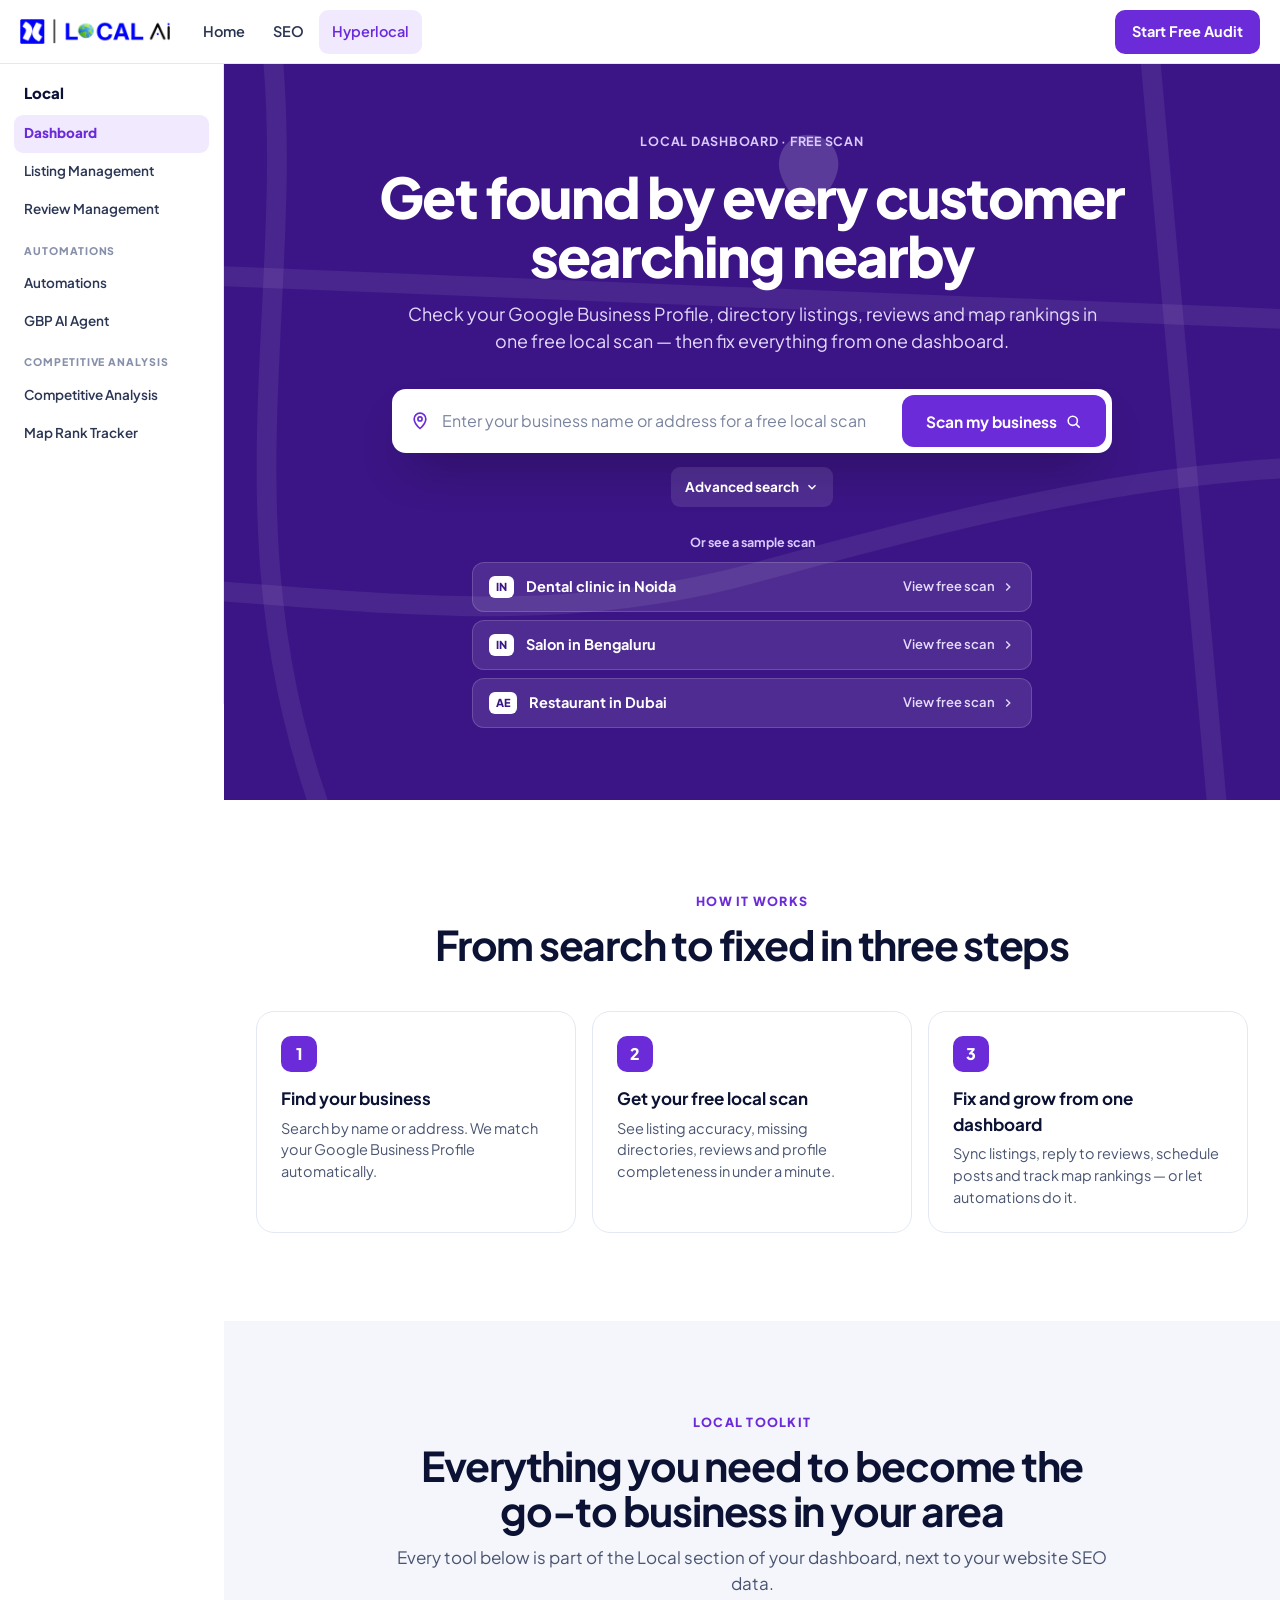
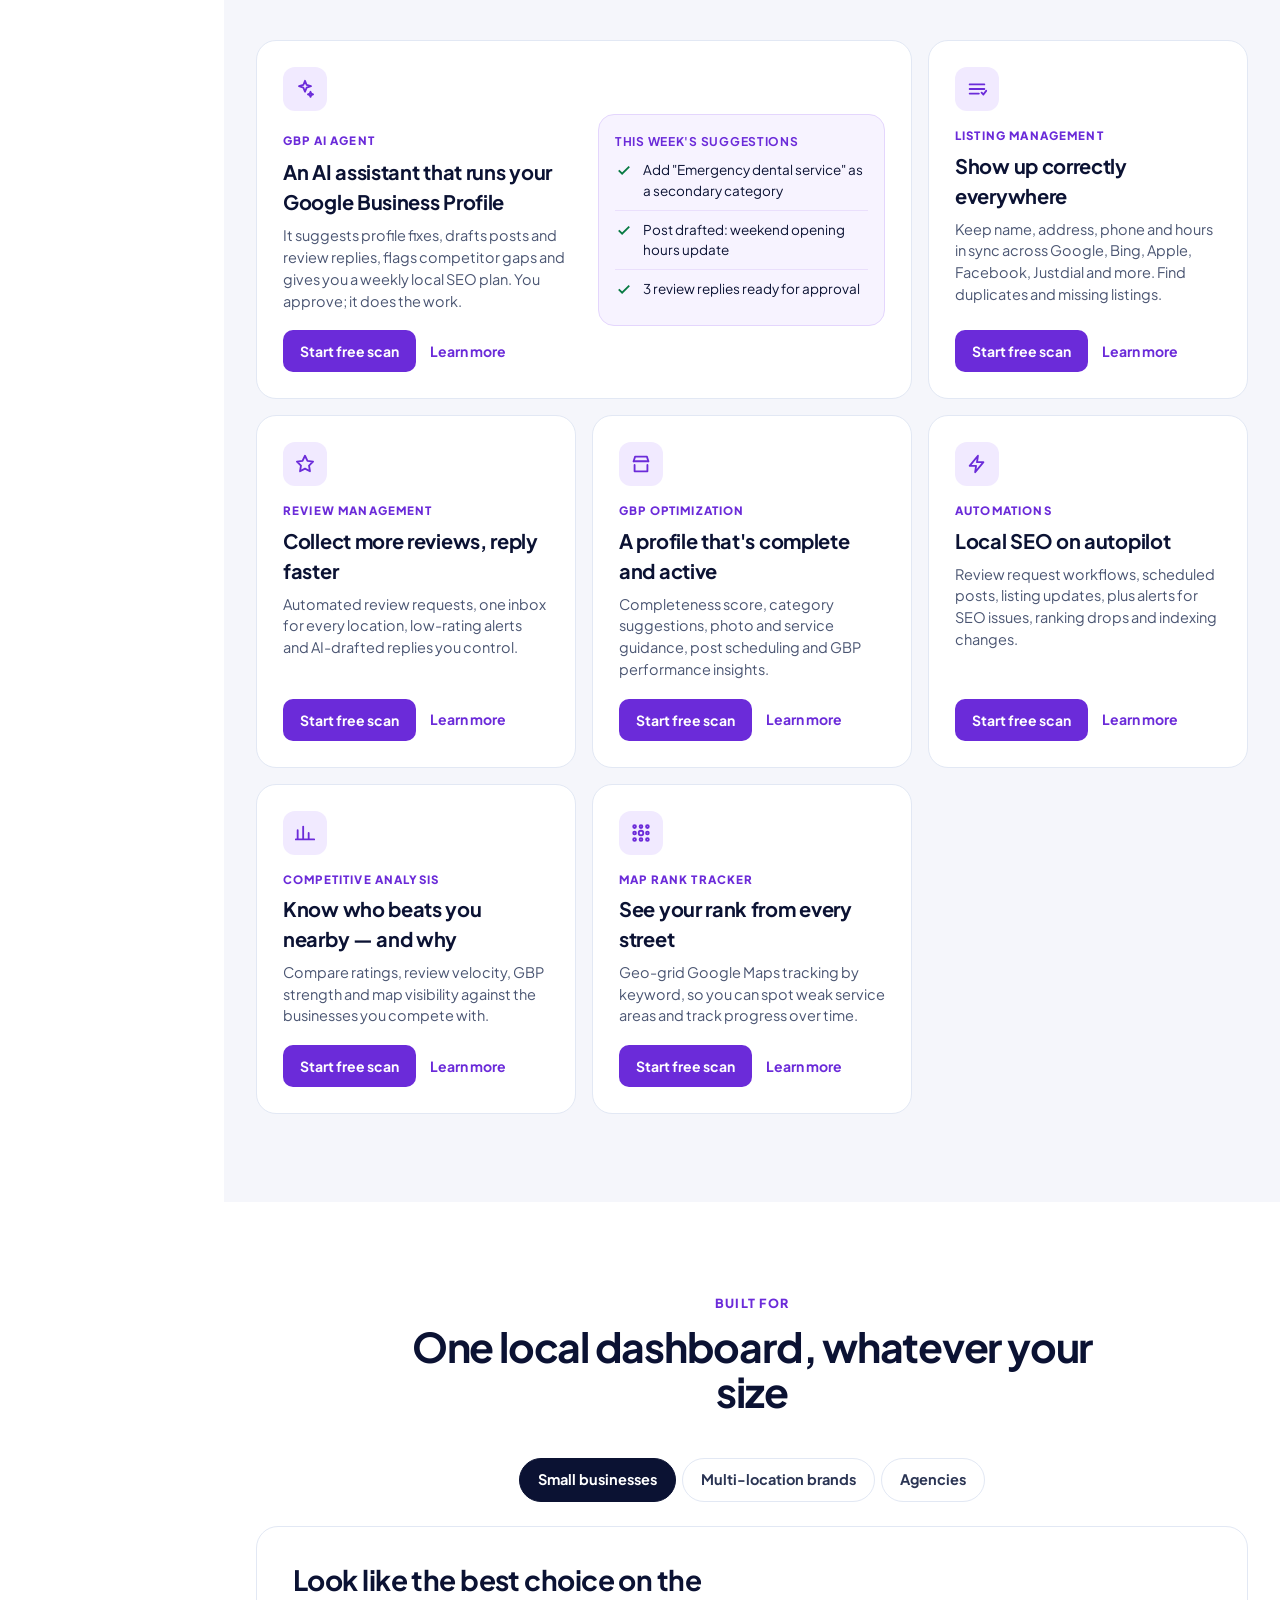
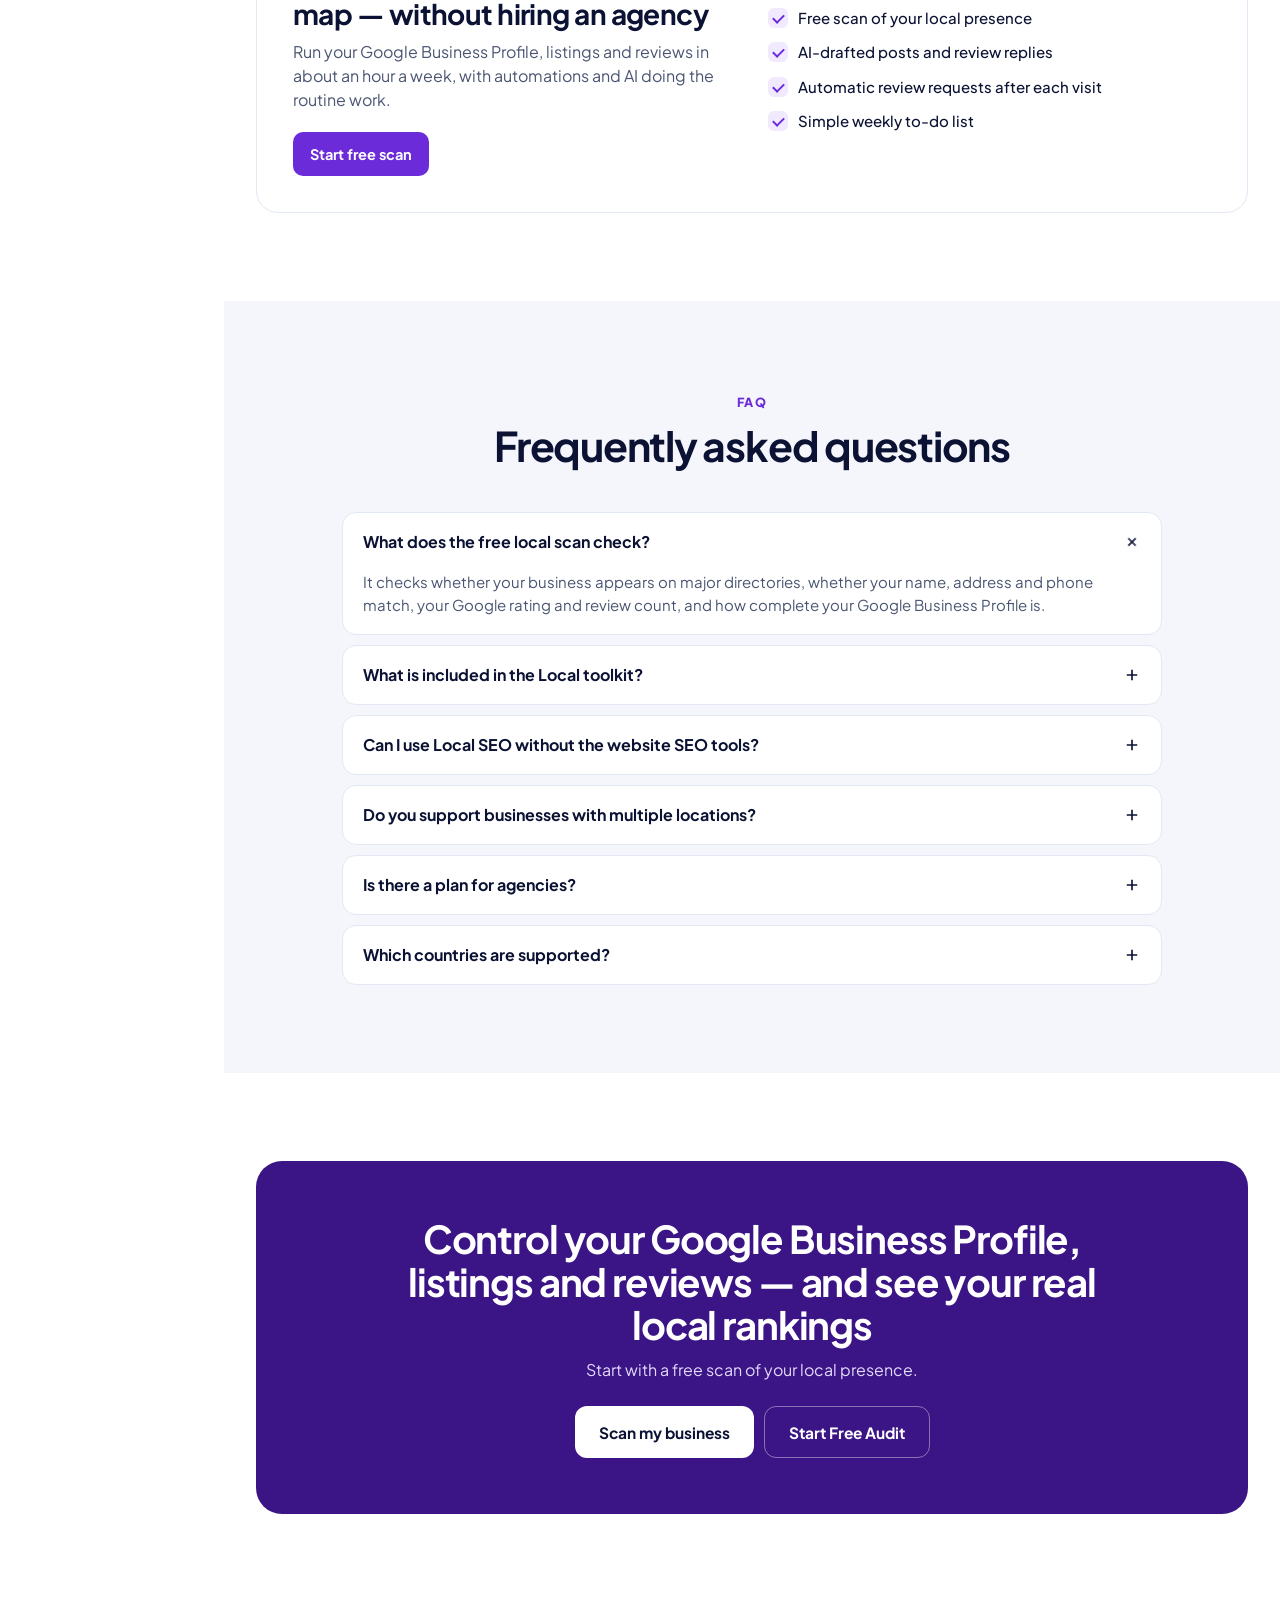
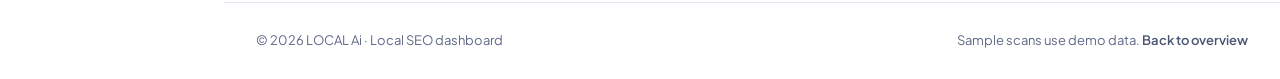
<file: local-seo.html>
<!doctype html>
<html lang="en">
<head>
<meta charset="utf-8">
<meta name="viewport" content="width=device-width, initial-scale=1">
<title>LOCAL Ai - Free Local SEO Scan</title>
<link rel="icon" type="image/png" sizes="64x64" href="assets/favicon.png">
<link rel="preconnect" href="https://fonts.googleapis.com">
<link rel="stylesheet" href="https://fonts.googleapis.com/css2?family=Plus+Jakarta+Sans:wght@400;500;600;700;800&amp;family=JetBrains+Mono:wght@500;700&amp;display=swap">
<link rel="stylesheet" href="assets/css/local-seo.css">
</head>
<body>
<div id="app"></div>
<noscript>Please enable JavaScript to view this page.</noscript>
<script src="assets/vendor/htm-preact-standalone.umd.js"></script>
<script>
(function () {
  var html = htmPreact.html, render = htmPreact.render;
  class DCLogic extends htmPreact.Component {
    render() { return template(this.renderVals()); }
  }
  function template(v) {
    return html`

<div class="lf">

<header class="top">
<a href="index.html" aria-label="LOCAL Ai home"><img src="assets/local-ai-logo.png" alt="LOCAL Ai" width="150" height="26" /></a>
<nav class="tnav" aria-label="Primary"><a href="index.html">Home</a><a href="index.html#seo">SEO</a><a href="#start" class="on">Hyperlocal</a></nav>
<div class="tact"><a href="#start" class="btn ppl" onClick=${v.goStart}>Start Free Audit</a></div>
</header>

<div class="app">




<nav class="subside" aria-label="Local tools">
<h5>Local</h5>
<a href="local-seo.html?section=start#start" class="on">Dashboard</a>
<a href="local-seo.html?section=t-listing#t-listing">Listing Management</a>
<a href="local-seo.html?section=t-reviews#t-reviews">Review Management</a>
<div class="grp">Automations</div>
<a href="local-seo.html?section=t-auto#t-auto">Automations</a>
<a href="local-seo.html?section=t-ai#t-ai">GBP AI Agent</a>
<div class="grp">Competitive Analysis</div>
<a href="local-seo.html?section=t-comp#t-comp">Competitive Analysis</a>
<a href="local-seo.html?section=t-rank#t-rank">Map Rank Tracker</a>
</nav>

<main class="main" id="start">
<div class="mtabs" aria-label="Local tools">
<a href="local-seo.html?section=start#start" class="on">Dashboard</a><a href="local-seo.html?section=t-listing#t-listing">Listings</a><a href="local-seo.html?section=t-reviews#t-reviews">Reviews</a><a href="local-seo.html?section=t-gbp#t-gbp">GBP</a><a href="local-seo.html?section=t-auto#t-auto">Automations</a><a href="local-seo.html?section=t-ai#t-ai">GBP AI Agent</a><a href="local-seo.html?section=t-comp#t-comp">Competitors</a><a href="local-seo.html?section=t-rank#t-rank">Map Rank</a>
</div>


${v.isStart ? html`
<section class="hero">
<svg class="art" viewBox="0 0 1200 520" preserveAspectRatio="xMidYMid slice" aria-hidden="true"><g stroke="#fff" stroke-opacity="0.07" fill="none" stroke-width="14"><path d="M-20 380 C200 340 380 420 600 360 S980 260 1220 300"></path><path d="M260 -20 C280 160 220 330 300 540"></path><path d="M880 -20 L930 540"></path><path d="M-20 140 L1220 190"></path></g><g fill="#fff" fill-opacity="0.16"><path d="M180 120c-16 0-28 12-28 28 0 21 28 46 28 46s28-25 28-46c0-16-12-28-28-28z"></path><path d="M1010 90c-14 0-24 10-24 24 0 18 24 40 24 40s24-22 24-40c0-14-10-24-24-24z"></path><path d="M640 50c-12 0-21 9-21 21 0 16 21 34 21 34s21-18 21-34c0-12-9-21-21-21z"></path></g></svg>
<span class="crumb">Local dashboard · Free scan</span>
<h1>Get found by every customer searching nearby</h1>
<p class="sub">Check your Google Business Profile, directory listings, reviews and map rankings in one free local scan — then fix everything from one dashboard.</p>

${v.simple ? html`
<form class="sbox" onSubmit=${v.submitSearch}>
<label><svg viewBox="0 0 24 24" aria-hidden="true"><path d="M12 21s-7-6.2-7-11.5A7 7 0 0119 9.5C19 14.8 12 21 12 21z"></path><circle cx="12" cy="9.5" r="2.5"></circle></svg><span class="sr">Business name or address</span><input type="text" placeholder="Enter your business name or address for a free local scan" value=${v.q} onInput=${v.onQ} /></label>
<button type="submit" class="btn ppl lg">Scan my business<svg viewBox="0 0 24 24" aria-hidden="true"><circle cx="11" cy="11" r="6.5"></circle><path d="M20 20l-4.2-4.2"></path></svg></button>
</form>
` : null}
${v.advOpen ? html`
<form class="adv" onSubmit=${v.submitSearch}>
<label>Country<select value=${v.fCountry} onChange=${v.onCountry}><option value="IN">India</option><option value="US">United States</option><option value="GB">United Kingdom</option><option value="AE">UAE</option><option value="AU">Australia</option></select></label>
<label>Business name<input type="text" placeholder="Northside Dental" value=${v.fName} onInput=${v.onFName} /></label>
<label>Street address<input type="text" placeholder="e.g. C-24, Sector 18" value=${v.fAddr} onInput=${v.onFAddr} /></label>
<label>PIN / ZIP<input type="text" inputmode="numeric" placeholder="201301" value=${v.fPin} onInput=${v.onFPin} /></label>
<label>Phone number<input type="tel" placeholder="+91 120 455 0189" value=${v.fPhone} onInput=${v.onFPhone} /></label>
<div class="wbtn"><button type="submit" class="btn ink lg" style="width: 100%">Check</button></div>
</form>
` : null}
<button type="button" class="advt ${v.advCls}" onClick=${v.toggleAdv} aria-expanded=${v.advAria}>${v.advLabel}<svg viewBox="0 0 24 24" aria-hidden="true"><path d="M6 9l6 6 6-6"></path></svg></button>
${v.hasErr ? html`<div><span class="err" role="alert">${v.err}</span></div>` : null}

<div class="samples">
<small>Or see a sample scan</small>
${(v.samples || []).map((s, $index) => html`<button type="button" class="smp" onClick=${s.go}><span class="cc">${s.cc}</span>${s.label}<span class="go">View free scan<svg viewBox="0 0 24 24" aria-hidden="true"><path d="M9 6l6 6-6 6"></path></svg></span></button>`)}
</div>
</section>


<section class="sec">
<div class="inner">
<div class="sh"><span class="kick">How it works</span><h2>From search to fixed in three steps</h2></div>
<div class="steps">
<div class="stp"><span class="n">1</span><h4>Find your business</h4><p>Search by name or address. We match your Google Business Profile automatically.</p></div>
<div class="stp"><span class="n">2</span><h4>Get your free local scan</h4><p>See listing accuracy, missing directories, reviews and profile completeness in under a minute.</p></div>
<div class="stp"><span class="n">3</span><h4>Fix and grow from one dashboard</h4><p>Sync listings, reply to reviews, schedule posts and track map rankings — or let automations do it.</p></div>
</div>
</div>
</section>


<section class="sec alt">
<div class="inner">
<div class="sh"><span class="kick">Local toolkit</span><h2>Everything you need to become the go-to business in your area</h2><p>Every tool below is part of the Local section of your dashboard, next to your website SEO data.</p></div>
<div class="tools">
<div class="tool wide" id="t-ai">
<div><span class="ic"><svg viewBox="0 0 24 24"><path d="M12 3l1.8 4.6L18.5 9l-4.7 1.6L12 15l-1.8-4.4L5.5 9l4.7-1.4z"></path><path d="M18 15l.8 2 2 .8-2 .8-.8 2-.8-2-2-.8 2-.8z"></path></svg></span><span class="tk">GBP AI Agent</span><h3>An AI assistant that runs your Google Business Profile</h3><p>It suggests profile fixes, drafts posts and review replies, flags competitor gaps and gives you a weekly local SEO plan. You approve; it does the work.</p><div class="ta"><button type="button" class="btn ppl" onClick=${v.goStart}>Start free scan</button><a href="index.html" class="btn lnk">Learn more</a></div></div>
<div class="aibox"><b style="font-size: 12px; letter-spacing: .06em; text-transform: uppercase; color: #6b2bd9">This week's suggestions</b>
<div class="row"><svg viewBox="0 0 24 24"><path d="M5 12.5l4.5 4.5L19 7.5"></path></svg>Add "Emergency dental service" as a secondary category</div>
<div class="row"><svg viewBox="0 0 24 24"><path d="M5 12.5l4.5 4.5L19 7.5"></path></svg>Post drafted: weekend opening hours update</div>
<div class="row"><svg viewBox="0 0 24 24"><path d="M5 12.5l4.5 4.5L19 7.5"></path></svg>3 review replies ready for approval</div>
</div>
</div>
<div class="tool" id="t-listing"><span class="ic"><svg viewBox="0 0 24 24"><path d="M4 7h16M4 12h16M4 17h10"></path><path d="M17 16l2 2 3-4"></path></svg></span><span class="tk">Listing Management</span><h3>Show up correctly everywhere</h3><p>Keep name, address, phone and hours in sync across Google, Bing, Apple, Facebook, Justdial and more. Find duplicates and missing listings.</p><div class="ta"><button type="button" class="btn ppl" onClick=${v.goStart}>Start free scan</button><a href="index.html" class="btn lnk">Learn more</a></div></div>
<div class="tool" id="t-reviews"><span class="ic"><svg viewBox="0 0 24 24"><path d="M12 3l2.7 5.6 6.1.9-4.4 4.3 1 6.1L12 17l-5.4 2.9 1-6.1L3.2 9.5l6.1-.9z"></path></svg></span><span class="tk">Review Management</span><h3>Collect more reviews, reply faster</h3><p>Automated review requests, one inbox for every location, low-rating alerts and AI-drafted replies you control.</p><div class="ta"><button type="button" class="btn ppl" onClick=${v.goStart}>Start free scan</button><a href="index.html" class="btn lnk">Learn more</a></div></div>
<div class="tool" id="t-gbp"><span class="ic"><svg viewBox="0 0 24 24"><path d="M4 9l1.5-5h13L20 9"></path><path d="M5 13v7h14v-7"></path><path d="M4 9h16"></path></svg></span><span class="tk">GBP Optimization</span><h3>A profile that's complete and active</h3><p>Completeness score, category suggestions, photo and service guidance, post scheduling and GBP performance insights.</p><div class="ta"><button type="button" class="btn ppl" onClick=${v.goStart}>Start free scan</button><a href="index.html" class="btn lnk">Learn more</a></div></div>
<div class="tool" id="t-auto"><span class="ic"><svg viewBox="0 0 24 24"><path d="M13 3L4 14h7l-1 7 9-11h-7z"></path></svg></span><span class="tk">Automations</span><h3>Local SEO on autopilot</h3><p>Review request workflows, scheduled posts, listing updates, plus alerts for SEO issues, ranking drops and indexing changes.</p><div class="ta"><button type="button" class="btn ppl" onClick=${v.goStart}>Start free scan</button><a href="index.html" class="btn lnk">Learn more</a></div></div>
<div class="tool" id="t-comp"><span class="ic"><svg viewBox="0 0 24 24"><path d="M4 19V9M10 19V5M16 19v-7M22 19H2"></path></svg></span><span class="tk">Competitive Analysis</span><h3>Know who beats you nearby — and why</h3><p>Compare ratings, review velocity, GBP strength and map visibility against the businesses you compete with.</p><div class="ta"><button type="button" class="btn ppl" onClick=${v.goStart}>Start free scan</button><a href="index.html" class="btn lnk">Learn more</a></div></div>
<div class="tool" id="t-rank"><span class="ic"><svg viewBox="0 0 24 24"><circle cx="5" cy="5" r="1.5"></circle><circle cx="12" cy="5" r="1.5"></circle><circle cx="19" cy="5" r="1.5"></circle><circle cx="5" cy="12" r="1.5"></circle><circle cx="12" cy="12" r="2.5"></circle><circle cx="19" cy="12" r="1.5"></circle><circle cx="5" cy="19" r="1.5"></circle><circle cx="12" cy="19" r="1.5"></circle><circle cx="19" cy="19" r="1.5"></circle></svg></span><span class="tk">Map Rank Tracker</span><h3>See your rank from every street</h3><p>Geo-grid Google Maps tracking by keyword, so you can spot weak service areas and track progress over time.</p><div class="ta"><button type="button" class="btn ppl" onClick=${v.goStart}>Start free scan</button><a href="index.html" class="btn lnk">Learn more</a></div></div>
</div>
</div>
</section>


<section class="sec">
<div class="inner">
<div class="sh"><span class="kick">Built for</span><h2>One local dashboard, whatever your size</h2></div>
<div class="aud" role="tablist" aria-label="Audience">
${(v.audTabs || []).map((a, $index) => html`<button type="button" role="tab" aria-selected=${a.sel} class="audb ${a.cls}" onClick=${a.pick}>${a.label}</button>`)}
</div>
<div class="audp" role="tabpanel">
<div><h3>${v.aud.title}</h3><p>${v.aud.desc}</p><div style="margin-top: 20px"><button type="button" class="btn ppl" onClick=${v.goStart}>Start free scan</button></div></div>
<ul class="chk">${(v.aud.points || []).map((pt, $index) => html`<li>${pt}</li>`)}</ul>
</div>
</div>
</section>


<section class="sec alt">
<div class="inner">
<div class="sh"><span class="kick">FAQ</span><h2>Frequently asked questions</h2></div>
<div class="faq">
${(v.faqs || []).map((f, $index) => html`<div class="fq ${f.cls}"><button type="button" aria-expanded=${f.exp} onClick=${f.toggle}>${f.q}<svg viewBox="0 0 24 24" aria-hidden="true"><path d="M12 5v14M5 12h14"></path></svg></button>${f.open ? html`<p>${f.a}</p>` : null}</div>`)}
</div>
</div>
</section>

<section class="sec">
<div class="inner">
<div class="band">
<h2>Control your Google Business Profile, listings and reviews — and see your real local rankings</h2>
<p>Start with a free scan of your local presence.</p>
<div style="margin-top: 24px; display: flex; gap: 10px; justify-content: center; flex-wrap: wrap"><button type="button" class="btn lg" style="background: #fff; color: #0b1233" onClick=${v.goStart}>Scan my business</button><a href="#start" class="btn lg" style="color: #fff; border: 1px solid rgba(255,255,255,.4)">Start Free Audit</a></div>
</div>
</div>
</section>
` : null}


${v.inFlow ? html`
<div class="flowwrap">
<div class="inner">
<div class="stepper" aria-label="Progress">
<span class="sp ${v.sp1}"><i>1</i>Find business</span><span class="sline"></span>
<span class="sp ${v.sp2}"><i>2</i>Scan</span><span class="sline"></span>
<span class="sp ${v.sp3}"><i>3</i>Results</span>
</div>


${v.isPick ? html`
<div class="card anim" style="max-width: 760px; margin: 0 auto">
<div class="ptitle"><h2>Is this your business?</h2><p>We found these matches for "${v.qShown}". Pick yours to start the scan.</p></div>
${(v.matches || []).map((m, $index) => html`<button type="button" class="match" onClick=${m.pick}><span class="mi"><svg viewBox="0 0 24 24" aria-hidden="true"><path d="M12 21s-7-6.2-7-11.5A7 7 0 0119 9.5C19 14.8 12 21 12 21z"></path><circle cx="12" cy="9.5" r="2.5"></circle></svg></span><span style="min-width: 0"><b>${m.name}</b><span>${m.cat} · ${m.addr}</span></span><span class="pick">Select</span></button>`)}
<div style="display: flex; justify-content: space-between; gap: 10px; margin-top: 18px; flex-wrap: wrap"><button type="button" class="btn lnk" onClick=${v.reset}>← Search again</button><button type="button" class="btn lnk" onClick=${v.openAdv}>Not listed? Enter details manually</button></div>
</div>
` : null}


${v.isScan ? html`
<div class="card anim">
<div class="scan">
<div class="radar" aria-hidden="true"><span class="ctr"></span>${(v.radar || []).map((r, $index) => html`<span class="rp ${r.cls}" style="left: ${r.x}; top: ${r.y}"></span>`)}</div>
<div>
<span class="rt">Scanning in real time</span>
<div class="bizline"><svg viewBox="0 0 24 24" aria-hidden="true"><path d="M12 21s-7-6.2-7-11.5A7 7 0 0119 9.5C19 14.8 12 21 12 21z"></path><circle cx="12" cy="9.5" r="2.5"></circle></svg><div><b>${v.biz.name}</b><span>${v.biz.addr}</span></div></div>
<div class="pbar" role="progressbar" aria-valuemin="0" aria-valuemax="100" aria-valuenow=${v.scanPct}><i style="width: ${v.scanW}"></i></div>
<div style="font-size: 13px; color: #5f6987; font-weight: 600">Checking ${v.scanDone} of ${v.dirCount} sources · ${v.scanPct}%</div>
<div class="dl">${(v.scanList || []).map((d, $index) => html`<div class="dli ${d.cls}"><span class="s ${d.cls}"></span>${d.name}</div>`)}</div>
</div>
</div>
</div>
` : null}


${v.isResult ? html`
<div class="card anim">
<div class="bizline">
<svg viewBox="0 0 24 24" aria-hidden="true"><path d="M12 21s-7-6.2-7-11.5A7 7 0 0119 9.5C19 14.8 12 21 12 21z"></path><circle cx="12" cy="9.5" r="2.5"></circle></svg>
<div><span class="rt" style="margin-bottom: 6px">Real-time data · 100% scanned</span><b style="display: block">${v.biz.name}</b><span>${v.biz.addr} · ${v.biz.phone}</span></div>
<div class="links2"><button type="button" class="btn lnk" onClick=${v.copyLink}>${v.copyLabel}</button><button type="button" class="btn lnk" onClick=${v.reset}>Find another business</button></div>
</div>
<div class="summ">
<div class="sm full"><small>Online presence</small><span class="hint">Overall assessment</span><div class="lvl"><span class="bars"><i class="f" style="height: 8px"></i><i class="f" style="height: 13px"></i><i class="f" style="height: 18px"></i><i style="height: 22px"></i><i style="height: 22px"></i></span><b>Medium</b></div></div>
<div class="sm"><small>Listings to fix</small><span class="hint">Fixable after sign-up</span><div class="v mono">${v.toFix}<span> / ${v.dirCount}</span></div></div>
<div class="sm"><small>Average rating</small><span class="hint">From Google reviews</span><div class="v mono">${v.biz.rating}<span> / 5.0</span></div></div>
<div class="sm"><small>Total reviews</small><span class="hint">Reviews build trust</span><div class="v mono">${v.biz.reviews}</div></div>
<div class="sm"><small>GBP completeness</small><span class="hint">Profile strength</span><div class="v mono">${v.biz.gbp}%</div><div class="gbar"><i style="width: ${v.biz.gbpW}"></i></div></div>
</div>
<div class="ctabar"><p>You're missing from ${v.missing} directories and have ${v.errors} listings with wrong details.</p><a href="https://gbp.hyperlocalseoai.com/" class="btn ppl">Fix ${v.toFix} listings — create free account</a></div>
</div>

<div class="card anim">
<div class="ptitle" style="margin-bottom: 14px"><h2>Fix these to improve and expand your coverage</h2><p>Listing status across the directories customers use most.</p></div>
<div class="dirlogos" aria-hidden="true"><span class="dlg">Google</span><span class="dlg">Bing</span><span class="dlg">Apple</span><span class="dlg">Facebook</span><span class="dlg">Justdial</span><span class="dlg">Instagram</span></div>
<div class="dtw"><div class="dtin dt">
<div class="dr h"><span>Directory</span><span>Status</span><span>Details</span><span></span></div>
${(v.dirRows || []).map((r, $index) => html`<div class="dr"><span class="dn">${r.name}${r.key ? html`<span class="k">Key</span>` : null}</span><span class="st ${r.cls}">${r.status}</span><span class="det">${r.det}</span><span class="fix">${r.fix}</span></div>`)}
</div></div>
<div class="showall"><button type="button" class="btn ghost" onClick=${v.toggleAll}>${v.allLabel}</button></div>
</div>

<div class="ups">
<div class="up anim">
<span class="tk">Listing Management</span><h3>Fix wrong details and get listed everywhere</h3>
<div class="vis"><div class="fixl"><div>Facebook phone <s>+91 120 455 0198</s><span class="ar">→</span><span class="okc">+91 120 455 0189</span></div><div>Justdial <span style="color: #c02626">2 duplicate listings</span><span class="ar">→</span><span class="okc">Merged</span></div><div>Bing Places <span style="color: #c02626">Not present</span><span class="ar">→</span><span class="okc">Published</span></div></div></div>
<ul><li><b>Automatic NAP sync</b>Update name, address and phone everywhere from one place.</li><li><b>Duplicate cleanup</b>Find and merge duplicate listings for every location.</li></ul>
<a href="https://gbp.hyperlocalseoai.com/" class="btn ppl">Fix my listings</a>
</div>
<div class="up anim">
<span class="tk">GBP Optimization + AI Agent</span><h3>Power up your Google Business Profile</h3>
<div class="vis"><div class="posts"><div class="post"><span class="dd">Mon</span>Weekend opening hours — drafted by AI</div><div class="post"><span class="dd">Thu</span>Teeth whitening offer with photo</div><div class="post"><span class="dd">Next</span>Add 2 suggested categories (+${v.gbpGain}% completeness)</div></div></div>
<ul><li><b>Post scheduling</b>Plan weeks of posts in minutes with AI drafts.</li><li><b>Profile insights</b>Calls, directions and website clicks over time.</li></ul>
<a href="https://gbp.hyperlocalseoai.com/" class="btn ppl">Optimize my profile</a>
</div>
<div class="up anim">
<span class="tk">Map Rank Tracker</span><h3>See how you rank from every corner of your area</h3>
<div class="vis"><div class="map rankmap local-rankmap" aria-label="Map rank tracker preview"><iframe class="maptiles" title="Map rank tracker area" src="https://www.google.com/maps?ll=28.5483%2C77.1258&z=14&output=embed" loading="lazy"></iframe>${(v.gridPrev || []).slice(0,15).map((g, $index) => html`<span class="pin on ${g.cls === 'g1' ? 'top' : ''}" style="left: ${14 + ($index % 5) * 18}%; top: ${30 + Math.floor($index / 5) * 22}%"><span class="pb"></span><span class="pn">${g.label}</span></span>`)}</div></div><ul><li><b>Any keyword, any business</b>Track yourself and competitors on the same grid.</li><li><b>Scheduled scans</b>Daily, weekly, monthly or on demand.</li></ul>
<a href="https://gbp.hyperlocalseoai.com/" class="btn ppl">Track my map rankings</a>
</div>
<div class="up anim">
<span class="tk">Reviews + Competitive Analysis</span><h3>Manage your reputation and track competitors</h3>
<div class="vis"><div class="cmp"><div class="you"><span>${v.biz.name}</span><span class="mono">${v.biz.rating} ★</span><span class="mono">${v.biz.reviews}</span></div><div><span>Nearby competitor A</span><span class="mono">4.5 ★</span><span class="mono">688</span></div><div><span>Nearby competitor B</span><span class="mono">4.1 ★</span><span class="mono">203</span></div></div></div>
<ul><li><b>One review inbox</b>Every location, with low-rating alerts and AI reply drafts.</li><li><b>Competitor benchmarks</b>Review volume, reply rate and rating trends.</li></ul>
<a href="https://gbp.hyperlocalseoai.com/" class="btn ppl">Manage my reviews</a>
</div>
</div>

<div class="band anim" style="margin-top: 18px">
<h2>Fix ${v.toFix} listing issues and start ranking in more neighbourhoods</h2>
<p>Your scan is saved. Create a free account to fix issues, or log in to your client dashboard.</p>
<div style="margin-top: 24px; display: flex; gap: 10px; justify-content: center; flex-wrap: wrap"><a href="https://gbp.hyperlocalseoai.com/" class="btn lg" style="background: #fff; color: #0b1233">Create free account</a><a href="https://gbp.hyperlocalseoai.com/" class="btn lg" style="color: #fff; border: 1px solid rgba(255,255,255,.4)">Start Free Audit</a></div>
<p style="margin-top: 18px; font-size: 14px"><a href="https://gbp.hyperlocalseoai.com/" style="color: #fff; font-weight: 700">Also audit your website SEO &rarr;</a></p>
</div>
` : null}
</div>
</div>
` : null}
<footer class="foot"><span>© 2026 LOCAL Ai · Local SEO dashboard</span><span>Sample scans use demo data. <a href="index.html">Back to overview</a></span></footer>
</main>
</div>
</div>
`;
  }

class Component extends DCLogic {
  state = { step: 'start', q: '', adv: false, f: { country: 'IN', name: '', addr: '', pin: '', phone: '' }, err: '', biz: null, scanI: 0, showAll: false, aud: 'smb', faq: 0, copied: false };

  componentDidMount() {
    const id = (window.location.hash || '').replace('#', '');
    if (!id) return;
    setTimeout(() => {
      const el = document.getElementById(id);
      const header = document.querySelector('.top');
      if (el) window.scrollTo({ top: Math.max(0, el.getBoundingClientRect().top + window.scrollY - (header ? header.offsetHeight + 14 : 14)) });
    }, 120);
  }

  componentWillUnmount() { clearInterval(this.iv); clearTimeout(this.to); }

  top() { try { const el = document.getElementById('start'); if (el && el.scrollIntoView) el.scrollIntoView({ behavior: 'smooth', block: 'start' }); } catch (e) {} }

  dirs() {
    return [
      { name: 'Google Business Profile', key: true, cls: 'ok', status: 'No issues', det: 'Name, address and phone match' },
      { name: 'Bing Places', key: true, cls: 'bad', status: 'Not present', det: 'Missed opportunity · high-traffic directory', fix: 'Add listing' },
      { name: 'Apple Business Connect', key: true, cls: 'bad', status: 'Not present', det: 'Missed opportunity · Apple Maps and Siri', fix: 'Add listing' },
      { name: 'Facebook', key: true, cls: 'warn', status: 'Wrong phone', det: 'Shows +91 120 455 0198', fix: 'Fix' },
      { name: 'Justdial', key: true, cls: 'warn', status: 'Duplicate', det: '2 listings for the same location', fix: 'Merge' },
      { name: 'Instagram', key: false, cls: 'warn', status: 'No address', det: 'Profile has no location set', fix: 'Fix' },
      { name: 'Yelp', key: false, cls: 'ok', status: 'No issues', det: 'Name, address and phone match' },
      { name: 'Foursquare', key: false, cls: 'warn', status: 'Missing hours', det: 'Opening hours not listed', fix: 'Fix' },
      { name: 'Sulekha', key: false, cls: 'bad', status: 'Not present', det: 'Missed opportunity · local services directory', fix: 'Add listing' },
      { name: 'HERE WeGo', key: false, cls: 'bad', status: 'Not present', det: 'Missed opportunity · in-car navigation', fix: 'Add listing' },
      { name: 'TomTom', key: false, cls: 'bad', status: 'Not present', det: 'Missed opportunity · maps data provider', fix: 'Add listing' },
      { name: 'Waze', key: false, cls: 'warn', status: 'Old address', det: 'Pin placed at previous location', fix: 'Fix' }
    ];
  }

  startScan(biz) {
    clearInterval(this.iv); clearTimeout(this.to);
    this.setState({ step: 'scan', biz, scanI: 0, showAll: false, copied: false, err: '' });
    this.top();
    const n = this.dirs().length;
    this.iv = setInterval(() => {
      const i = this.state.scanI + 1;
      if (i >= n) {
        clearInterval(this.iv);
        this.setState({ scanI: n });
        this.to = setTimeout(() => { this.setState({ step: 'result' }); this.top(); }, 600);
      } else this.setState({ scanI: i });
    }, 280);
  }

  mkBiz(name, addr, cat, kw) {
    const s = name.length;
    return { name, addr, cat, kw: kw || 'dentist near me', phone: '+91 120 455 0189', rating: (4.0 + (s % 5) / 10).toFixed(1), reviews: String(180 + s * 11), gbp: 60 + (s % 15) };
  }

  renderVals() {
    const st = this.state;
    const dirs = this.dirs();
    const n = dirs.length;
    const titleCase = (t) => t.replace(/\s+/g, ' ').trim().replace(/\b\w/g, (c) => c.toUpperCase());

    const submitSearch = (ev) => {
      if (ev && ev.preventDefault) ev.preventDefault();
      const q = (st.adv ? st.f.name : st.q).trim();
      if (q.length < 2) { this.setState({ err: st.adv ? 'Enter your business name to continue.' : 'Enter your business name or address to start the scan.' }); return; }
      if (st.adv) {
        const addr = [st.f.addr, st.f.pin].filter(Boolean).join(', ') || 'Address from your details';
        const b = this.mkBiz(titleCase(q), addr, 'Local business');
        if (st.f.phone) b.phone = st.f.phone;
        this.startScan(b);
        return;
      }
      this.setState({ step: 'pick', err: '' });
      this.top();
    };

    const qt = titleCase(st.q || 'Your Business');
    const mSrc = [
      [qt, 'Sector 18, Noida, Uttar Pradesh 201301', 'Best match'],
      [qt + ' – Sector 62', 'Sector 62, Noida, Uttar Pradesh 201309', 'Branch'],
      [qt + ' Clinic & Studio', 'DLF Phase 3, Gurugram, Haryana 122002', 'Similar name']
    ];
    const matches = mSrc.map((m) => ({ name: m[0], addr: m[1], cat: m[2], pick: () => this.startScan(this.mkBiz(m[0], m[1], m[2])) }));

    const samples = [
      ['IN', 'Dental clinic in Noida', ['Northside Dental Clinic', 'C-24, Sector 18, Noida, Uttar Pradesh 201301', 'Dental clinic', 'dentist near me']],
      ['IN', 'Salon in Bengaluru', ['Bloom Hair & Beauty Studio', '12th Main, Indiranagar, Bengaluru 560038', 'Beauty salon', 'salon near me']],
      ['AE', 'Restaurant in Dubai', ['Saffron Courtyard Kitchen', 'Al Wasl Road, Jumeirah 1, Dubai', 'Restaurant', 'indian restaurant near me']]
    ].map((s) => ({ cc: s[0], label: s[1], go: () => this.startScan(this.mkBiz(s[2][0], s[2][1], s[2][2], s[2][3])) }));

    const scanList = dirs.map((d, i) => ({ name: d.name, cls: i < st.scanI ? 'ok' : (i === st.scanI ? 'run' : 'wait') }));
    const rpts = [[30, 28], [68, 22], [78, 58], [22, 66], [52, 80], [40, 40], [62, 44], [16, 42], [84, 34], [46, 18], [72, 76], [30, 84]];
    const radar = rpts.map((p, i) => ({ x: p[0] + '%', y: p[1] + '%', cls: i < st.scanI ? 'on' : '' }));
    const pct = Math.round(st.scanI / n * 100);

    const rows = (st.showAll ? dirs : dirs.slice(0, 8)).map((d) => ({ name: d.name, key: d.key, cls: d.cls, status: d.status, det: d.det, fix: d.fix || '' }));
    const missing = dirs.filter((d) => d.cls === 'bad').length;
    const errors = dirs.filter((d) => d.cls === 'warn').length;

    const grid = [];
    for (let r = 0; r < 5; r++) for (let c = 0; c < 5; c++) {
      const d = Math.sqrt((r - 2) * (r - 2) + (c - 2) * (c - 2));
      const v = Math.round(1 + d * 3 + ((r * 7 + c * 3) % 4));
      grid.push(r >= 3 ? { label: '', cls: 'lock' } : { label: v > 20 ? '20+' : String(v), cls: v <= 3 ? 'g1' : v <= 7 ? 'g2' : v <= 13 ? 'g3' : 'g4' });
    }

    const AUD = {
      smb: { label: 'Small businesses', title: 'Look like the best choice on the map — without hiring an agency', desc: 'Run your Google Business Profile, listings and reviews in about an hour a week, with automations and AI doing the routine work.', points: ['Free scan of your local presence', 'AI-drafted posts and review replies', 'Automatic review requests after each visit', 'Simple weekly to-do list'] },
      multi: { label: 'Multi-location brands', title: 'Keep every location accurate and visible', desc: 'Manage hundreds of profiles and listings in bulk, protect them from unwanted edits, and compare performance by location.', points: ['Bulk listing and GBP updates', 'Location-level map rank tracking', 'Review inbox across all locations', 'Weak service-area detection'] },
      agency: { label: 'Agencies', title: 'Deliver local SEO results clients can see', desc: 'Onboard clients with a free scan, manage every account from one place, and give each client their own dashboard login.', points: ['Free scan as a sales tool', 'Client dashboard logins', 'Website SEO + Local SEO in one report', 'Automations across client accounts'] }
    };
    const audTabs = ['smb', 'multi', 'agency'].map((k) => ({ label: AUD[k].label, sel: st.aud === k ? 'true' : 'false', cls: st.aud === k ? 'on' : '', pick: () => this.setState({ aud: k }) }));

    const FAQ = [
      ['What does the free local scan check?', 'It checks whether your business appears on major directories, whether your name, address and phone match, your Google rating and review count, and how complete your Google Business Profile is.'],
      ['What is included in the Local toolkit?', 'Listing Management, Review Management, GBP Optimization, Automations, the GBP AI Agent, Competitive Analysis and the Map Rank Tracker — all in the Local section of the dashboard.'],
      ['Can I use Local SEO without the website SEO tools?', 'Yes. You can start with Local only and add Website SEO, technical audits and GSC, GA4, GTM and UTM reporting whenever you need them.'],
      ['Do you support businesses with multiple locations?', 'Yes. You can manage every location from one account, update listings and profiles in bulk, and compare performance location by location.'],
      ['Is there a plan for agencies?', 'Yes. Agencies can manage multiple client accounts and give each client their own dashboard login.'],
      ['Which countries are supported?', 'All countries are supported.']
    ];
    const faqs = FAQ.map((f, i) => ({ q: f[0], a: f[1], open: st.faq === i, exp: st.faq === i ? 'true' : 'false', cls: st.faq === i ? 'open' : '', toggle: () => this.setState({ faq: st.faq === i ? -1 : i }) }));

    const biz = st.biz || this.mkBiz('Northside Dental Clinic', 'C-24, Sector 18, Noida 201301', 'Dental clinic');
    const bizV = Object.assign({}, biz, { gbpW: biz.gbp + '%' });
    const set = (k) => (ev) => this.setState({ f: Object.assign({}, st.f, { [k]: ev.target.value }) });

    return {
      isStart: st.step === 'start', inFlow: st.step !== 'start',
      isPick: st.step === 'pick', isScan: st.step === 'scan', isResult: st.step === 'result',
      sp1: st.step === 'pick' ? 'cur' : 'done', sp2: st.step === 'scan' ? 'cur' : (st.step === 'result' ? 'done' : ''), sp3: st.step === 'result' ? 'cur' : '',
      q: st.q, onQ: (ev) => this.setState({ q: ev.target.value, err: '' }),
      simple: !st.adv, advOpen: st.adv, advCls: st.adv ? 'open' : '', advAria: st.adv ? 'true' : 'false',
      advLabel: st.adv ? 'Hide advanced search' : 'Advanced search',
      toggleAdv: () => this.setState({ adv: !st.adv, err: '' }),
      openAdv: () => { this.setState({ step: 'start', adv: true, f: Object.assign({}, st.f, { name: st.q }) }); this.top(); },
      fCountry: st.f.country, fName: st.f.name, fAddr: st.f.addr, fPin: st.f.pin, fPhone: st.f.phone,
      onCountry: set('country'), onFName: set('name'), onFAddr: set('addr'), onFPin: set('pin'), onFPhone: set('phone'),
      submitSearch, hasErr: !!st.err, err: st.err,
      samples, matches, qShown: st.q.trim(),

      goStart: () => { clearInterval(this.iv); this.setState({ step: 'start' }); this.top(); },
      reset: () => { clearInterval(this.iv); clearTimeout(this.to); this.setState({ step: 'start', q: '', biz: null, err: '' }); this.top(); },
      biz: bizV, scanList, radar, scanPct: pct, scanW: pct + '%', scanDone: Math.min(st.scanI, n), dirCount: n,
      dirRows: rows, allLabel: st.showAll ? 'Show fewer' : 'Show all ' + n + ' directories', toggleAll: () => this.setState({ showAll: !st.showAll }),
      toFix: missing + errors, missing, errors, gbpGain: Math.min(12, 100 - biz.gbp),
      copyLabel: st.copied ? 'Link copied' : 'Copy link',
      copyLink: () => { try { if (navigator.clipboard) navigator.clipboard.writeText(window.location.href); } catch (e) {} this.setState({ copied: true }); },
      gridPrev: grid, audTabs, aud: AUD[st.aud], faqs
    };
  }
}

  render(html`<${Component} />`, document.getElementById('app'));
})();
</script>
<div class="dashboard-modal" id="dashboard-choice" hidden>
  <div class="dashboard-modal-backdrop" data-dashboard-close></div>
  <section class="dashboard-dialog" role="dialog" aria-modal="true" aria-labelledby="dashboard-choice-title">
    <button class="dashboard-close" type="button" aria-label="Close" data-dashboard-close>&times;</button>
    <div class="dashboard-dialog-head">
      <span class="dashboard-kicker">LOCAL AI</span>
      <h2 id="dashboard-choice-title">Choose your <em>dashboard</em></h2>
      <p>Start a free audit in the workspace you need.</p>
    </div>
    <div class="dashboard-options">
      <a class="dashboard-option website" href="https://seo.hyperlocalseoai.com/dashboard">
        <span class="dashboard-option-icon"><span class="brand-mark"><img src="assets/local-ai-logo.png" alt="" /></span></span>
        <span class="dashboard-option-copy"><b>Website SEO</b><small>Technical audits, search performance<br />and website visibility.</small><span class="dashboard-tags"><span>Site audit</span><span>Rank tracking</span><span>Competitors</span></span></span>
        <span class="dashboard-illustration web-illustration" aria-hidden="true"><svg viewBox="0 0 150 115"><rect x="20" y="10" width="90" height="76" rx="8" fill="#fff" stroke="#cfdbf6" stroke-width="3"/><path d="M21 28h88" stroke="#b7c9ed" stroke-width="3"/><circle cx="31" cy="19" r="3" fill="#ff6b8a"/><circle cx="41" cy="19" r="3" fill="#f9be4a"/><circle cx="51" cy="19" r="3" fill="#57cb7d"/><path d="M34 70V58M49 70V49M64 70V41M79 70V34" stroke="#3977eb" stroke-width="9" stroke-linecap="round"/><circle cx="94" cy="69" r="22" fill="none" stroke="#1a49cf" stroke-width="7"/><path d="m110 85 18 18" stroke="#1a49cf" stroke-width="8" stroke-linecap="round"/></svg></span>
        <span class="dashboard-option-action" aria-hidden="true"><i>&rarr;</i></span>
      </a>
      <a class="dashboard-option local" href="https://gbp.hyperlocalseoai.com/">
        <span class="dashboard-option-icon"><span class="brand-mark"><img src="assets/local-ai-logo.png" alt="" /></span></span>
        <span class="dashboard-option-copy"><b>Local SEO</b><small>Google Business Profile, listings, reviews<br />and map rankings.</small><span class="dashboard-tags"><span>Business profile</span><span>Local rankings</span><span>Reviews</span></span></span>
        <span class="dashboard-illustration local-illustration" aria-hidden="true"><svg viewBox="0 0 150 115"><rect x="25" y="49" width="64" height="51" rx="6" fill="#e7f1ff"/><path d="M31 58h52M31 70h52M46 49v51M67 49v51" stroke="#c5dbfa" stroke-width="3"/><path d="M20 45h76l-11-23H31z" fill="#2367e8"/><path d="M19 45h78" stroke="#1548c8" stroke-width="5"/><rect x="39" y="57" width="15" height="17" rx="2" fill="#2060de"/><rect x="65" y="57" width="15" height="17" rx="2" fill="#2060de"/><path d="M98 59h37a7 7 0 0 1 7 7v32a7 7 0 0 1-7 7H98a7 7 0 0 1-7-7V66a7 7 0 0 1 7-7Z" fill="#fff" stroke="#d7def2" stroke-width="3"/><path d="M101 79h31" stroke="#fac34e" stroke-width="5" stroke-linecap="round"/><path d="M108 72l3 3 4-6M119 72l3 3 4-6" fill="none" stroke="#f4ad20" stroke-width="2"/><path d="M47 91c0-9 12-17 12-17s12 8 12 17c0 8-5 14-12 14s-12-6-12-14Z" fill="#f25454"/><circle cx="59" cy="90" r="4" fill="#fff"/></svg></span>
        <span class="dashboard-option-action" aria-hidden="true"><i>&rarr;</i></span>
      </a>
    </div>
    <p class="dashboard-help"><span>&harr;</span>You can switch between both dashboards whenever you need.</p>
  </section>
</div><script>
(() => {
  const modal = document.getElementById('dashboard-choice');
  if (!modal) return;
  const openModal = () => { modal.hidden = false; document.body.classList.add('dashboard-modal-open'); modal.querySelector('.dashboard-close').focus(); };
  const closeModal = () => { modal.hidden = true; document.body.classList.remove('dashboard-modal-open'); };
  document.querySelectorAll('a, button').forEach((el) => {
    const label = el.textContent.replace(/\s+/g, ' ').trim();
    if (label.indexOf('Start Free Audit') === 0) el.addEventListener('click', (event) => { event.preventDefault(); openModal(); });
  });
  modal.querySelectorAll('[data-dashboard-close]').forEach((el) => el.addEventListener('click', closeModal));
  document.addEventListener('keydown', (event) => { if (event.key === 'Escape' && !modal.hidden) closeModal(); });
})();
</script></body>
</html>
</file>
<file: assets/css/index.css>
body{margin:0}
a{color:#0a5ce6;text-decoration:none}a:hover{color:#0845b0;text-decoration:none}
:root{--ink:#0b1233;--mute:#4a5572;--soft:#5f6987;--line:#e2e8f4;--bg2:#f4f7fd;--blue:#0a5ce6;--blue2:#e8f0ff;--blueD:#0a3a9e;--pur:#6b2bd9;--pur2:#f1eaff;--purD:#4a1a9e;--grn:#087a43;--grn2:#e2f5ea;--amb:#9a4d00;--amb2:#fff0dc;--red:#c02626;--red2:#fde8e8}
.lp{font-family:'Plus Jakarta Sans',system-ui,sans-serif;color:var(--ink);background:#fff;-webkit-font-smoothing:antialiased;overflow-x:hidden;line-height:1.5}
.lp *{box-sizing:border-box}
.lp h1,.lp h2,.lp h3,.lp h4,.lp p{margin:0}
.mono{font-family:'JetBrains Mono',ui-monospace,monospace;font-variant-numeric:tabular-nums}
.wrap{max-width:1200px;margin:0 auto;padding:0 24px}
.sr{position:absolute;width:1px;height:1px;overflow:hidden;clip:rect(0 0 0 0);white-space:nowrap}

/* header */
.hdr{position:sticky;top:0;z-index:50;background:rgba(255,255,255,.92);backdrop-filter:blur(12px);-webkit-backdrop-filter:blur(12px);border-bottom:1px solid var(--line)}
.nav{display:flex;align-items:center;gap:28px;min-height:72px;flex-wrap:wrap}
.brand{display:flex;align-items:center}
.brand img{width:172px;height:auto;display:block}
.links{display:flex;gap:4px;margin-left:12px}
.nl{display:inline-flex;align-items:center;min-height:44px;padding:0 14px;border-radius:10px;font-weight:600;font-size:15px;color:#2a3352}
.nl:hover{background:var(--bg2);color:var(--ink)}
.nl.on{color:var(--ink)}
.nl.on::after{content:'';display:block;width:5px;height:5px;border-radius:50%;background:var(--blue);margin-left:7px}
.act{display:flex;gap:10px;margin-left:auto;align-items:center}
.btn{display:inline-flex;align-items:center;justify-content:center;gap:9px;min-height:44px;padding:0 18px;border-radius:10px;font-weight:700;font-size:15px;white-space:nowrap;border:0;cursor:pointer;font-family:inherit;transition:background .2s,transform .2s,box-shadow .2s}
.btn svg{width:17px;height:17px;stroke:currentColor;fill:none;stroke-width:2.2;stroke-linecap:round;stroke-linejoin:round}
.btn.pri{background:var(--blue);color:#fff;box-shadow:0 10px 24px -10px rgba(10,92,230,.7)}
.btn.pri:hover{background:#0848c2;color:#fff;transform:translateY(-1px)}
.btn.ppl{background:var(--pur);color:#fff;box-shadow:0 10px 24px -10px rgba(107,43,217,.7)}
.btn.ppl:hover{background:#5a1fc0;color:#fff;transform:translateY(-1px)}
.btn.ghost{background:#fff;color:var(--ink);border:1px solid #cfd8ea}
.btn.ghost:hover{border-color:#9fb1d6;color:var(--ink)}
.btn.wht{background:#fff;color:var(--ink)}
.btn.wht:hover{background:#eef3ff;color:var(--ink)}
.btn.line{background:transparent;color:#fff;border:1px solid rgba(255,255,255,.45)}
.btn.line:hover{border-color:#fff;color:#fff}
.btn.lg{min-height:56px;padding:0 26px;font-size:16px;border-radius:12px}

/* hero */
.hero{position:relative;padding:72px 0 96px;background-color:#fff;background-image:radial-gradient(#dbe3f3 1px,transparent 1.2px);background-size:24px 24px}
.hero::after{content:'';position:absolute;left:0;right:0;bottom:0;height:55%;background:linear-gradient(to bottom,rgba(255,255,255,0),#fff 70%);pointer-events:none}
.hero .wrap{position:relative;z-index:1}
.htop{text-align:center;max-width:1000px;margin:0 auto;animation:up .8s cubic-bezier(.2,.7,.2,1) both}
.eyebrow{display:inline-flex;align-items:center;gap:8px;padding:7px 14px;border-radius:999px;background:#fff;border:1px solid var(--line);font-size:13px;font-weight:700;color:#2a3352;box-shadow:0 4px 14px -8px rgba(16,42,104,.3)}
.eyebrow .d{width:8px;height:8px;border-radius:50%}
.d.b{background:var(--blue)}.d.p{background:var(--pur)}
.hero h1{font-size:clamp(36px,5.2vw,66px);line-height:1.04;letter-spacing:-.035em;font-weight:800;margin:22px auto 22px;max-width:980px}
.tb{color:var(--blue)}.tp{color:var(--pur)}
.sub{font-size:clamp(16px,1.5vw,19px);color:var(--mute);max-width:780px;margin:0 auto}
.audit{display:flex;gap:10px;max-width:640px;margin:34px auto 0;padding:8px;border-radius:16px;background:#fff;border:1px solid #cdd8ee;box-shadow:0 20px 40px -24px rgba(16,42,104,.45);flex-wrap:wrap}
.field{flex:1 1 260px;display:flex;align-items:center;gap:10px;padding:0 12px;min-height:56px;min-width:0}
.field svg{width:20px;height:20px;stroke:var(--blue);fill:none;stroke-width:2;flex-shrink:0}
.field input{border:0;outline:0;width:100%;min-width:0;font:inherit;font-size:16px;color:var(--ink);background:transparent}
.field input::placeholder{color:#7a849f}
.audit .btn{flex:0 0 auto}
.msg{margin:12px auto 0;max-width:640px;font-size:14px;font-weight:600;color:var(--grn);background:var(--grn2);padding:10px 14px;border-radius:10px}
.msg.err{color:var(--red);background:var(--red2)}
.hsec{display:flex;align-items:center;justify-content:center;gap:12px 22px;margin-top:22px;flex-wrap:wrap;font-size:14px;color:var(--mute)}
.tick{display:inline-flex;align-items:center;gap:7px;font-weight:600}
.tick svg{width:16px;height:16px;stroke:var(--grn);fill:none;stroke-width:2.6;stroke-linecap:round;stroke-linejoin:round}
.hsec .btn{margin-right:4px}

/* dashboard mockup */
.dash{margin-top:60px;border:1px solid #d9e2f2;border-radius:20px;background:#fff;box-shadow:0 40px 90px -40px rgba(16,42,104,.45),0 2px 8px rgba(16,42,104,.06);overflow:hidden;animation:up 1s .15s cubic-bezier(.2,.7,.2,1) both}
.chrome{display:flex;align-items:center;gap:14px;padding:11px 16px;border-bottom:1px solid var(--line);background:#fbfcff;font-size:13px;color:var(--mute)}
.dots{display:flex;gap:6px}.dots i{width:10px;height:10px;border-radius:50%;background:#dbe2ef;display:block}
.crumb b{color:var(--ink)}
.sample{margin-left:auto;font-size:11px;font-weight:700;color:var(--soft);border:1px solid var(--line);border-radius:999px;padding:3px 10px;white-space:nowrap}
.dbody{display:flex}
.side{width:232px;flex-shrink:0;border-right:1px solid var(--line);padding:14px 12px 18px;background:#fbfcff;font-size:13px}
.ws{display:flex;gap:10px;align-items:center;padding:9px;border:1px solid var(--line);border-radius:12px;background:#fff;margin-bottom:14px}
.av{width:32px;height:32px;border-radius:9px;background:var(--ink);color:#fff;display:grid;place-items:center;font-weight:800;font-size:12px;flex-shrink:0}
.ws b{display:block;font-size:13px;line-height:1.2}.ws small{color:var(--soft);font-size:11.5px}
.slbl{font-size:10.5px;font-weight:800;letter-spacing:.09em;color:#8790aa;text-transform:uppercase;padding:10px 10px 6px}
.sn{display:flex;align-items:center;gap:10px;padding:8px 10px;border-radius:9px;color:#2b3554;font-weight:600}
.sn svg{width:17px;height:17px;flex-shrink:0;stroke:currentColor;fill:none;stroke-width:1.8;stroke-linecap:round;stroke-linejoin:round}
.sn .chev{margin-left:auto;width:14px;height:14px;opacity:.55}
.sn.on{background:var(--blue2);color:var(--blue)}
.sn.loc{color:var(--pur);background:#f8f4ff}
.subn{margin:4px 0 0 19px;padding-left:12px;border-left:1.5px solid #e4d9fb;display:flex;flex-direction:column;gap:1px}
.si{display:flex;align-items:center;gap:8px;padding:6px 8px;border-radius:7px;font-size:12.5px;color:#3a4462;white-space:nowrap}
.si .sd{width:5px;height:5px;border-radius:50%;background:#c4aef2;flex-shrink:0}
.si.cur{background:var(--pur2);color:var(--pur);font-weight:700}.si.cur .sd{background:var(--pur)}
.dmain{flex:1;min-width:0;padding:18px;background:#f6f8fc}
.dtop{display:flex;align-items:center;justify-content:space-between;gap:12px;margin-bottom:14px;flex-wrap:wrap}
.dtop h4{font-size:18px;letter-spacing:-.01em}
.dtop small{color:var(--soft);font-size:12.5px;font-weight:600}
.range{display:flex;gap:8px;align-items:center}
.pillbox{display:inline-flex;background:#fff;border:1px solid var(--line);border-radius:9px;padding:3px;font-size:12px;font-weight:700}
.pillbox span{padding:5px 10px;border-radius:7px;color:var(--soft)}
.pillbox span.on{background:var(--ink);color:#fff}
.dgrid{display:grid;grid-template-columns:repeat(4,minmax(0,1fr));gap:12px}
.s2{grid-column:span 2}
.w{background:#fff;border:1px solid var(--line);border-radius:13px;padding:14px;min-width:0}
.wh{display:flex;justify-content:space-between;align-items:center;gap:8px;font-size:12.5px;font-weight:700;color:var(--mute);margin-bottom:10px}
.mt{font-size:10px;font-weight:800;letter-spacing:.05em;text-transform:uppercase;padding:3px 7px;border-radius:5px;white-space:nowrap}
.mt.b{background:var(--blue2);color:var(--blue)}.mt.p{background:var(--pur2);color:var(--pur)}.mt.g{background:#eef1f6;color:#4a5572}
.kv{font-size:30px;font-weight:800;letter-spacing:-.03em;line-height:1.1}
.delta{display:inline-flex;align-items:center;gap:4px;font-size:12px;font-weight:700;color:var(--grn);margin-top:4px}
.delta.dn{color:var(--red)}
.delta svg{width:12px;height:12px;stroke:currentColor;fill:none;stroke-width:2.6}
.spark{display:block;width:100%;height:34px;margin-top:8px}
.ringrow{display:flex;align-items:center;gap:14px}
.ringbox{position:relative;width:78px;height:78px;flex-shrink:0}
.ring{width:78px;height:78px;transform:rotate(-90deg);display:block}
.rt{fill:none;stroke:#edf1f8;stroke-width:8}
.rf{fill:none;stroke-width:8;stroke-linecap:round;stroke-dasharray:213.6;transition:stroke .5s}
.ringv{position:absolute;inset:0;display:grid;place-items:center;font-size:22px;font-weight:800}
.ringbox.lg{width:132px;height:132px}.ringbox.lg .ring{width:132px;height:132px}.ringbox.lg .ringv{font-size:34px}
.legend{display:flex;gap:14px;font-size:11.5px;font-weight:600;color:var(--mute);flex-wrap:wrap}
.legend i{display:inline-block;width:10px;height:3px;border-radius:2px;margin-right:5px;vertical-align:middle}
.chart{width:100%;height:170px;display:block}
.axis{display:flex;justify-content:space-between;font-size:10.5px;color:#8a93ab;margin-top:4px}
.sl{display:flex;flex-direction:column;gap:8px}
.srow{display:flex;align-items:center;gap:8px;font-size:12.5px;min-width:0}
.srow .lbl{flex:1;min-width:0;white-space:nowrap;overflow:hidden;text-overflow:ellipsis}
.srow .lbl small{display:block;color:var(--soft);font-size:11px}
.st{font-size:10.5px;font-weight:800;padding:3px 8px;border-radius:999px;white-space:nowrap;transition:background .5s,color .5s}
.st.bad{background:var(--red2);color:var(--red)}.st.ok{background:var(--grn2);color:var(--grn)}.st.warn{background:var(--amb2);color:var(--amb)}.st.info{background:var(--blue2);color:var(--blue)}.st.pinfo{background:var(--pur2);color:var(--pur)}.st.mute{background:#eef1f6;color:#4a5572}
.sdot{width:8px;height:8px;border-radius:50%;flex-shrink:0;transition:background .5s}
.sdot.bad{background:#dc3b3b}.sdot.ok{background:#12a35a}.sdot.warn{background:#d98200}
.tbl{width:100%;border-collapse:collapse;font-size:12.5px}
.tbl th{text-align:left;color:var(--soft);font-weight:700;font-size:11px;padding:0 8px 7px 0;border-bottom:1px solid var(--line);white-space:nowrap}
.tbl td{padding:8px 8px 8px 0;border-bottom:1px solid #eff2f8;white-space:nowrap}
.tbl tr:last-child td{border-bottom:0}
.tbl .num{text-align:right}
.tbl .you td{background:#f8f4ff}
.tbl .you td:first-child{font-weight:800;color:var(--pur)}
.scroll{overflow-x:auto;-webkit-overflow-scrolling:touch}
.gt{font-size:12.5px}
.gr{display:grid;align-items:center;gap:10px;padding:9px 0;border-bottom:1px solid #eff2f8;white-space:nowrap}
.gr:last-child{border-bottom:0}
.gth{font-size:11px;font-weight:700;color:var(--soft);padding-top:0;border-bottom-color:var(--line)}
.gr .num{text-align:right}
.kwg{min-width:520px}
.kwg .gr{grid-template-columns:minmax(150px,1.4fr) 70px 70px minmax(140px,1.3fr)}
.ixg{min-width:420px}
.ixg .gr{grid-template-columns:minmax(200px,1fr) auto}
.stars{position:relative;display:inline-block;font-size:17px;letter-spacing:2px;color:#e1e6ef;line-height:1}
.stars span{position:absolute;left:0;top:0;bottom:0;overflow:hidden;color:#f0a000;white-space:nowrap}
.bars{display:flex;align-items:flex-end;gap:6px;height:58px}
.bars i{flex:1;background:#ddd0fa;border-radius:4px 4px 2px 2px;display:block}
.bars i:last-child{background:var(--pur)}
.hb{height:8px;border-radius:99px;background:#eef1f7;overflow:hidden}
.hb i{display:block;height:100%;border-radius:99px;background:var(--pur)}
.hb.b i{background:var(--blue)}
.gg{display:grid;gap:5px}
.gg.n5{grid-template-columns:repeat(5,minmax(0,1fr))}
.gg.n7{grid-template-columns:repeat(7,minmax(0,1fr));gap:7px}
.gc{aspect-ratio:1;border-radius:50%;display:grid;place-items:center;font-size:11px;font-weight:800;color:#fff;transition:background .6s;font-family:'JetBrains Mono',monospace}
.gg.n7 .gc{font-size:13px}
.gc.g1{background:#087a43}.gc.g2{background:#4d7c0f}.gc.g3{background:#b45309}.gc.g4{background:#b91c1c}
.gc.ctr{box-shadow:0 0 0 3px #fff,0 0 0 5px var(--pur)}
.gkey{display:flex;gap:12px;flex-wrap:wrap;font-size:11.5px;color:var(--mute);font-weight:600;margin-top:12px}
.gkey i{display:inline-block;width:10px;height:10px;border-radius:50%;margin-right:5px;vertical-align:-1px}

/* map */
.map{position:relative;border-radius:14px;overflow:hidden;background:#eaf1e6;aspect-ratio:16/10;border:1px solid #dbe5d5}
.rankmap{aspect-ratio:4/3;min-height:390px;background:#eef4ec}
.rankmap .maptiles{position:absolute;inset:0;width:100%;height:100%;border:0;pointer-events:none;filter:saturate(.9) brightness(1.03)}
.rankmap .mapchip{z-index:4;left:12px;top:12px;display:flex;flex-direction:column;align-items:flex-start;gap:3px;max-width:218px;padding:10px 12px;border-radius:10px;box-shadow:0 8px 20px -10px rgba(10,20,48,.45);line-height:1.25}.rankmap .mapchip b{font-size:12px;color:#0b1233}.rankmap .mapchip span{font-size:11.5px;color:#5f6987}.rankmap .mapchip small{font-size:11.5px;color:#7d8499}
.rankmap .pin{z-index:2}
.rankmap .pin .pb{background:#f59e0b}
.rankmap .pin.top .pb{background:#10b981}
.rankmap .you{z-index:3}
.map svg.roads{position:absolute;inset:0;width:100%;height:100%}
.pin{position:absolute;width:30px;height:30px;margin:-34px 0 0 -15px;opacity:0;transform:translateY(-14px) scale(.5);transition:opacity .45s,transform .55s cubic-bezier(.3,1.7,.5,1)}
.pin.on{opacity:1;transform:none}
.pin .pb{position:absolute;inset:0;border-radius:50% 50% 50% 0;transform:rotate(-45deg);background:var(--pur);box-shadow:0 6px 12px -4px rgba(74,26,158,.6)}
.pin .pn{position:absolute;inset:0;display:grid;place-items:center;color:#fff;font-size:12px;font-weight:800;padding-bottom:2px}
.pin.top .pb{background:#087a43}
.you{position:absolute;width:16px;height:16px;border-radius:50%;background:var(--blue);border:3px solid #fff;box-shadow:0 0 0 6px rgba(10,92,230,.2);margin:-8px 0 0 -8px;animation:pulse 2.2s infinite}
.mapchip{position:absolute;left:12px;top:12px;background:#fff;border-radius:9px;padding:6px 10px;font-size:11.5px;font-weight:700;box-shadow:0 6px 16px -8px rgba(16,42,104,.4)}

/* sections */
.sec{padding:110px 0}
.sec.alt{background:var(--bg2)}
.sh{max-width:780px;margin:0 auto 56px;text-align:center}
.kick{display:inline-block;font-size:12.5px;font-weight:800;letter-spacing:.1em;text-transform:uppercase;color:var(--blue)}
.kick.p{color:var(--pur)}.kick.r{color:var(--red)}
.sh h2,.h2{font-size:clamp(30px,3.6vw,48px);line-height:1.1;letter-spacing:-.03em;font-weight:800;margin-top:12px}
.sh p{font-size:17.5px;color:var(--mute);margin-top:16px}

/* integrations strip */
.strip{padding:8px 0 40px}
.stlbl{text-align:center;font-size:13px;font-weight:700;color:var(--soft);margin-bottom:18px}
.logos{display:flex;flex-wrap:wrap;justify-content:center;gap:10px}
.lg-i{display:inline-flex;align-items:center;gap:10px;padding:10px 16px;border:1px solid var(--line);border-radius:12px;background:#fff;font-size:14px;font-weight:700;color:#28314f}
.lg-i svg{width:22px;height:22px;flex-shrink:0}
.gG{font-weight:800;font-size:19px;line-height:1;background:conic-gradient(from -45deg,#ea4335 0 25%,#4285f4 0 50%,#34a853 0 75%,#fbbc05 0);-webkit-background-clip:text;background-clip:text;color:transparent;width:22px;text-align:center}

/* tabs */
.tabs{display:flex;justify-content:center;gap:12px 20px;flex-wrap:wrap;margin-bottom:28px}
.tgroup{display:flex;align-items:center;gap:6px;padding:6px;border-radius:14px;background:#fff;border:1px solid var(--line);flex-wrap:wrap}
.tgl{font-size:11px;font-weight:800;letter-spacing:.08em;text-transform:uppercase;padding:0 10px 0 8px}
.tgl.b{color:var(--blue)}.tgl.p{color:var(--pur)}
.tab{min-height:44px;padding:0 16px;border-radius:10px;border:0;background:transparent;font:inherit;font-size:14.5px;font-weight:700;color:#3a4462;cursor:pointer;transition:background .2s,color .2s}
.tab:hover{background:var(--bg2)}
.tab.selb{background:var(--blue);color:#fff}
.tab.selp{background:var(--pur);color:#fff}
.tpanel{display:grid;grid-template-columns:minmax(0,1fr) minmax(0,1fr);gap:48px;align-items:center;background:#fff;border:1px solid var(--line);border-radius:24px;padding:48px;box-shadow:0 30px 70px -45px rgba(16,42,104,.4)}
.tpanel h3{font-size:clamp(24px,2.4vw,32px);line-height:1.15;letter-spacing:-.02em;margin:10px 0 12px}
.tpanel p{color:var(--mute);font-size:16px}
.tcard{background:var(--bg2);border-radius:18px;padding:22px}
.tcard.p{background:#f7f3ff}
.trow{display:flex;align-items:center;gap:12px;background:#fff;border:1px solid var(--line);border-radius:12px;padding:14px 16px;animation:up .5s both}
.trow + .trow{margin-top:10px}
.trow .lbl{flex:1;font-size:14px;font-weight:600;color:#2a3352}
.trow .val{font-size:18px;font-weight:800;letter-spacing:-.01em}

/* problems */
.pgrid{display:grid;grid-template-columns:repeat(4,minmax(0,1fr));gap:16px}
.pc{background:#fff;border:1px solid var(--line);border-radius:18px;padding:26px;min-width:0}
.pc .pi{width:42px;height:42px;border-radius:12px;background:var(--red2);display:grid;place-items:center;margin-bottom:18px}
.pc .pi svg{width:21px;height:21px;stroke:var(--red);fill:none;stroke-width:2;stroke-linecap:round;stroke-linejoin:round}
.pc h4{font-size:17px;line-height:1.3;letter-spacing:-.01em;margin-bottom:8px}
.pc p{font-size:14.5px;color:var(--mute)}
.pc.dark{background:var(--ink);border-color:var(--ink);color:#fff;display:flex;flex-direction:column;justify-content:space-between}
.pc.dark p{color:#c3cae0}
.pc.dark a{color:#fff;font-weight:700;margin-top:18px;display:inline-flex;align-items:center;gap:8px;min-height:44px}
.pc.dark a svg{width:17px;height:17px;stroke:currentColor;fill:none;stroke-width:2.2}

/* solution diagram */
.sol{display:grid;grid-template-columns:minmax(0,1fr) 64px minmax(0,1.15fr) 64px minmax(0,1fr);align-items:center}
.scol h5{font-size:12px;font-weight:800;letter-spacing:.1em;text-transform:uppercase;color:var(--soft);margin:0 0 14px}
.chips{display:flex;flex-direction:column;gap:8px}
.chip{display:flex;align-items:center;gap:10px;background:#fff;border:1px solid var(--line);border-radius:11px;padding:10px 14px;font-size:14px;font-weight:700}
.chip .cd{width:8px;height:8px;border-radius:50%;flex-shrink:0}
.flow{height:2px;background:repeating-linear-gradient(90deg,#b8c6e3 0 6px,transparent 6px 12px);background-size:24px 2px;animation:flow 1.2s linear infinite;position:relative}
.flow::after{content:'';position:absolute;right:-2px;top:-5px;border:6px solid transparent;border-left:8px solid #b8c6e3;border-right:0}
.hub{background:var(--ink);color:#fff;border-radius:22px;padding:28px;box-shadow:0 30px 60px -30px rgba(11,18,51,.6)}
.hub img{width:150px;height:auto;display:block;background:#fff;border-radius:8px;padding:6px 8px}
.hub h4{font-size:20px;margin:18px 0 6px;letter-spacing:-.01em}
.hub p{color:#c3cae0;font-size:14px}
.halves{display:grid;grid-template-columns:1fr 1fr;gap:10px;margin-top:18px}
.half{border-radius:14px;padding:14px}
.half.b{background:#123a8f}.half.p{background:#4a1a9e}
.half b{display:block;font-size:14px}
.half span{font-size:12.5px;color:#d6dcf0;line-height:1.4;display:block;margin-top:4px}
.outs{display:flex;flex-direction:column;gap:10px}
.out{background:#fff;border:1px solid var(--line);border-radius:13px;padding:14px 16px}
.out b{font-size:15px}
.out span{display:block;font-size:13.5px;color:var(--mute)}

/* zones */
.zone{padding:110px 0 30px}
.zh{border-radius:28px;padding:56px;color:#fff;display:grid;grid-template-columns:minmax(0,1.3fr) minmax(0,1fr);gap:40px;align-items:end}
.zh.b{background:var(--blueD)}
.zh.p{background:var(--purD)}
.ztag{display:inline-flex;align-items:center;gap:8px;font-size:12.5px;font-weight:800;letter-spacing:.1em;text-transform:uppercase;background:rgba(255,255,255,.14);padding:7px 12px;border-radius:999px}
.zh h2{font-size:clamp(30px,3.6vw,48px);line-height:1.08;letter-spacing:-.03em;margin-top:18px}
.zh p{color:#dbe3fa;font-size:17px}
.zjump{display:flex;flex-wrap:wrap;gap:8px;margin-top:20px}
.zjump a{display:inline-flex;align-items:center;min-height:40px;padding:0 14px;border-radius:10px;background:rgba(255,255,255,.12);color:#fff;font-size:14px;font-weight:600}
.zjump a:hover{background:rgba(255,255,255,.22);color:#fff}
.feat{display:grid;grid-template-columns:minmax(0,1fr) minmax(0,1.15fr);gap:64px;align-items:center;padding:88px 0;border-bottom:1px solid var(--line)}
.feat:last-child{border-bottom:0}
.feat.rev .ft{order:2}
.fk{font-size:12.5px;font-weight:800;letter-spacing:.1em;text-transform:uppercase}
.fk.b{color:var(--blue)}.fk.p{color:var(--pur)}
.ft h3,.fh h3{font-size:clamp(26px,2.7vw,38px);line-height:1.12;letter-spacing:-.025em;margin:12px 0 14px}
.ft > p,.fh > p{font-size:17px;color:var(--mute)}
.fl{list-style:none;padding:0;margin:24px 0 28px;display:grid;grid-template-columns:repeat(2,minmax(0,1fr));gap:12px 20px}
.fl li{position:relative;padding-left:30px;font-size:15px;color:#27304d;line-height:1.45;font-weight:500}
.fl li::before{content:'';position:absolute;left:0;top:1px;width:20px;height:20px;border-radius:6px;background:var(--blue2)}
.fl li::after{content:'';position:absolute;left:7px;top:5px;width:5px;height:9px;border:solid var(--blue);border-width:0 2px 2px 0;transform:rotate(45deg)}
.fl.p li::before{background:var(--pur2)}
.fl.p li::after{border-color:var(--pur)}
.tl{display:inline-flex;align-items:center;gap:8px;font-weight:700;font-size:15.5px;min-height:44px}
.tl svg{width:17px;height:17px;stroke:currentColor;fill:none;stroke-width:2.2;transition:transform .2s}
.tl:hover svg{transform:translateX(3px)}
.tl.p{color:var(--pur)}.tl.p:hover{color:var(--purD)}
.stage{border-radius:26px;padding:30px;background:var(--bg2);min-width:0}
.stage.p{background:#f6f2ff}
.vc{background:#fff;border:1px solid var(--line);border-radius:18px;box-shadow:0 26px 60px -34px rgba(16,42,104,.35);padding:20px;min-width:0}
.vc + .vc{margin-top:14px}
.vh{display:flex;align-items:center;justify-content:space-between;gap:10px;margin-bottom:14px;flex-wrap:wrap}
.vh b{font-size:15px}
.vh small{color:var(--soft);font-size:12.5px;font-weight:600}
.minis{display:grid;grid-template-columns:repeat(3,minmax(0,1fr));gap:10px}
.mini{border:1px solid var(--line);border-radius:12px;padding:12px;min-width:0}
.mini small{display:block;font-size:11.5px;color:var(--soft);font-weight:700}
.mini b{display:block;font-size:20px;letter-spacing:-.02em;margin-top:2px}
.tg{display:grid;grid-template-columns:repeat(3,minmax(0,1fr));gap:10px}
.tc{border:1px solid var(--line);border-radius:13px;padding:13px;min-width:0;transition:border-color .5s,background .5s}
.tc.bad{border-color:#f3c9c9;background:#fffafa}
.tc.warn{border-color:#f2d9b0;background:#fffcf6}
.tc .tn{font-size:12.5px;font-weight:800;line-height:1.3;min-height:33px}
.tc .td{font-size:12px;color:var(--mute);margin:6px 0 9px;white-space:nowrap;overflow:hidden;text-overflow:ellipsis}
.fh{max-width:780px;margin:0 auto 44px;text-align:center}
.agrid{display:grid;grid-template-columns:repeat(4,minmax(0,1fr));gap:16px}
.ac{background:#fff;border:1px solid var(--line);border-radius:18px;padding:20px;min-width:0;display:flex;flex-direction:column}
.ac .ah{display:flex;align-items:center;gap:10px;margin-bottom:6px}
.ac .ah svg{width:26px;height:26px;flex-shrink:0}
.ac h4{font-size:16px}
.ac > p{font-size:13.5px;color:var(--mute);margin-bottom:14px}
.ac .vbox{margin-top:auto;background:var(--bg2);border-radius:12px;padding:12px}
.kpis{display:grid;grid-template-columns:1fr 1fr;gap:8px}
.kpis div{background:#fff;border-radius:9px;padding:8px 10px}
.kpis small{display:block;font-size:10.5px;color:var(--soft);font-weight:700}
.kpis b{font-size:15px}
.chb{display:flex;flex-direction:column;gap:7px}
.chb div{display:grid;grid-template-columns:64px 1fr 34px;align-items:center;gap:8px;font-size:11.5px;font-weight:700;color:#3a4462}
.chb .hb{height:7px}
.ix-in{display:flex;gap:8px;margin-bottom:14px;flex-wrap:wrap}
.ix-in .fake{flex:1 1 220px;min-height:44px;border:1px solid #cfd8ea;border-radius:10px;display:flex;align-items:center;padding:0 12px;font-size:13.5px;color:var(--mute);gap:8px;min-width:0;overflow:hidden;white-space:nowrap}
.ix-in .fake svg{width:16px;height:16px;stroke:var(--blue);fill:none;stroke-width:2;flex-shrink:0}
.sumrow{display:flex;gap:8px;flex-wrap:wrap;margin-top:14px}
.sum{flex:1 1 90px;border-radius:11px;padding:10px 12px}
.sum small{display:block;font-size:11px;font-weight:700}
.sum b{font-size:19px}
.sum.ok{background:var(--grn2);color:var(--grn)}.sum.warn{background:var(--amb2);color:var(--amb)}.sum.bad{background:var(--red2);color:var(--red)}
.lsplit{display:grid;grid-template-columns:minmax(0,1.4fr) minmax(0,1fr);gap:14px}
.areas{display:flex;flex-direction:column;gap:10px}
.area{font-size:12.5px;font-weight:700}
.area div{display:flex;justify-content:space-between;margin-bottom:4px}
.nap{border:1px dashed #e9b8b8;background:#fffafa;border-radius:12px;padding:14px;margin-top:14px;transition:border-color .5s,background .5s}
.nap.ok{border-color:#a8dcbf;background:#f6fcf8}
.nap .nr{display:grid;grid-template-columns:90px 1fr;gap:6px;font-size:12.5px;margin-top:6px}
.nap .nr span{color:var(--soft);font-weight:700}
.strike{text-decoration:line-through;color:var(--red)}
.rv-top{display:flex;gap:18px;align-items:center;flex-wrap:wrap}
.big{font-size:52px;font-weight:800;letter-spacing:-.04em;line-height:1}
.sent{display:flex;height:10px;border-radius:99px;overflow:hidden;margin-top:6px}
.sent i{display:block;height:100%}
.rcard{border:1px solid var(--line);border-radius:13px;padding:14px;margin-top:14px}
.rcard .who{display:flex;align-items:center;gap:10px;font-size:13px;font-weight:700}
.rcard .who .av{width:30px;height:30px;font-size:11px;background:#e5e9f3;color:#3a4462}
.rcard p{font-size:13.5px;color:#2a3352;margin-top:8px}
.ai{background:#f7f3ff;border:1px solid #e4d6fd;border-radius:11px;padding:12px;margin-top:10px;font-size:13px;color:#2a1a52}
.ai b{display:flex;align-items:center;gap:6px;color:var(--pur);font-size:11.5px;letter-spacing:.06em;text-transform:uppercase;margin-bottom:5px}
.ai b svg{width:14px;height:14px;stroke:currentColor;fill:none;stroke-width:2}
.rbtns{display:flex;gap:8px;margin-top:10px;flex-wrap:wrap}
.rbtns .btn{min-height:40px;font-size:13.5px;padding:0 14px}
.gbp{display:grid;grid-template-columns:auto minmax(0,1fr);gap:22px;align-items:center}
.catsug{display:flex;gap:6px;flex-wrap:wrap;margin-top:12px}
.cat{font-size:12px;font-weight:700;padding:6px 10px;border-radius:8px;background:var(--pur2);color:var(--pur)}
.cat.add::before{content:'+ '}
.duo{display:grid;grid-template-columns:minmax(0,1fr) minmax(0,1fr);gap:20px;margin-top:8px}
.comp-panel{padding:12px}.compbar{display:flex;align-items:center;justify-content:space-between;gap:12px;padding:2px 4px 10px;font-size:11px;font-weight:800;letter-spacing:.12em;text-transform:uppercase;color:#50617f}.compbar b{color:#263250}.comp-g,.comp-open i{display:inline-block;background:conic-gradient(from -45deg,#4285f4 0 25%,#34a853 0 50%,#fbbc05 0 75%,#ea4335 0);-webkit-background-clip:text;background-clip:text;color:transparent;font-size:13px}.compbar>span{letter-spacing:0;text-transform:none;font-size:11.5px;background:#fff;border:1px solid var(--line);border-radius:999px;padding:5px 10px;color:#65708a}.comp-list{display:flex;flex-direction:column;gap:7px;max-height:462px;overflow:auto;padding:2px 3px 2px 1px}.comp-card{border:1px solid #dbe2ef;border-radius:11px;padding:10px;box-shadow:0 3px 9px rgba(16,42,104,.08);display:flex;flex-direction:column;gap:5px;background:#fff}.comp-card.own{border-color:#cbd9f7}.comp-top,.comp-foot{display:flex;align-items:center;justify-content:space-between;gap:8px;min-width:0}.comp-top b{font-size:13px;white-space:nowrap;overflow:hidden;text-overflow:ellipsis}.rank-pill{flex:0 0 auto;border-radius:999px;background:#fff0ca;color:#b96a00;font-weight:800;font-size:11.5px;padding:4px 8px}.rank-pill.good{background:#e8fbf0;color:#07854e}.comp-place,.comp-type{font-size:11.5px;color:#8190aa;white-space:nowrap;overflow:hidden;text-overflow:ellipsis}.comp-stats{font-size:11.5px;color:#50617f;white-space:nowrap}.comp-stats:first-letter{color:#f59e0b}.your-business{background:#1565dc;color:#fff;border-radius:999px;padding:4px 9px;font-size:11px;font-weight:800}.comp-open{border:1px solid #e0e5ef;border-radius:999px;padding:3px 8px;font-size:11px;font-weight:700;color:#53617d;white-space:nowrap}.comp-open i{font-style:normal;font-weight:900}
.auto{display:flex;align-items:center;gap:12px;padding:13px 0;border-bottom:1px solid #eff2f8}
.auto:last-child{border-bottom:0}
.auto .ai-ic{width:36px;height:36px;border-radius:10px;display:grid;place-items:center;flex-shrink:0}
.auto .ai-ic svg{width:18px;height:18px;stroke:currentColor;fill:none;stroke-width:2;stroke-linecap:round;stroke-linejoin:round}
.auto .tx{flex:1;min-width:0}
.auto .tx b{display:block;font-size:14px}
.auto .tx span{font-size:12.5px;color:var(--soft)}
.tog{width:40px;height:24px;border-radius:99px;background:var(--pur);position:relative;flex-shrink:0}
.tog::after{content:'';position:absolute;right:3px;top:3px;width:18px;height:18px;border-radius:50%;background:#fff}
.tog.offt{background:#d3d9e6}.tog.offt::after{right:auto;left:3px}
.chat{display:flex;flex-direction:column;gap:10px}
.q{align-self:flex-end;background:var(--ink);color:#fff;border-radius:14px 14px 4px 14px;padding:10px 14px;font-size:13.5px;max-width:85%}
.a{background:#f7f3ff;border:1px solid #e4d6fd;border-radius:14px 14px 14px 4px;padding:14px;font-size:13.5px;color:#2a1a52}
.a ol{margin:8px 0 0;padding-left:18px;display:flex;flex-direction:column;gap:6px}
.sugs{display:flex;gap:6px;flex-wrap:wrap}
.sug{font-size:12px;font-weight:700;padding:7px 11px;border-radius:999px;border:1px solid #dccbfb;color:var(--pur);background:#fff}
.kw{display:flex;gap:6px;flex-wrap:wrap;margin-bottom:14px}
.kw span{font-size:12.5px;font-weight:700;padding:7px 12px;border-radius:999px;border:1px solid var(--line);color:#3a4462}
.kw span.on{background:var(--pur);border-color:var(--pur);color:#fff}

/* live strip */
.live{display:grid;grid-template-columns:repeat(4,minmax(0,1fr));gap:16px}
.lt{background:#fff;border:1px solid var(--line);border-radius:18px;padding:18px;min-width:0}
.lt h5{margin:0 0 12px;font-size:13px;font-weight:800;color:var(--mute);display:flex;justify-content:space-between;gap:8px;align-items:center}
.lt .ft2{font-size:12px;color:var(--soft);margin-top:10px;font-weight:600}
.urlp{display:flex;flex-direction:column;gap:8px}
.urlp .u{font-family:'JetBrains Mono',monospace;font-size:12px;background:var(--bg2);border-radius:8px;padding:8px 10px;white-space:nowrap;overflow:hidden;text-overflow:ellipsis}
.idots{display:flex;gap:8px;flex-wrap:wrap}
.idot{display:flex;align-items:center;gap:6px;font-size:12px;font-weight:700;padding:6px 10px;border-radius:9px;transition:background .5s,color .5s}
.idot.bad{background:var(--red2);color:var(--red)}.idot.ok{background:var(--grn2);color:var(--grn)}
.minimap{position:relative;height:118px;border-radius:12px;overflow:hidden;background:#eaf1e6}
.minimap .pin{width:22px;height:22px;margin:-26px 0 0 -11px}
.minimap .pin .pn{font-size:10px}
.audit-live{grid-template-columns:repeat(4,minmax(0,1fr));align-items:stretch}.audit-live .lt{min-height:214px;animation:auditCardIn .58s cubic-bezier(.2,.8,.25,1) both}.audit-live .lt:nth-child(2){animation-delay:.08s}.audit-live .lt:nth-child(3){animation-delay:.16s}.audit-live .lt:nth-child(4){animation-delay:.24s}.audit-live .lt:nth-child(5){animation-delay:.32s}.audit-live .lt:nth-child(6){animation-delay:.4s}.audit-live .lt:nth-child(7){animation-delay:.48s}.gbp-profile-card{background:linear-gradient(145deg,#fff 0%,#f4f0ff 100%)}.gbp-score{display:flex;align-items:baseline;gap:7px;margin:2px 0 12px}.gbp-score b{font-size:31px;letter-spacing:-.04em;color:var(--pur)}.gbp-score span{font-size:11px;color:var(--soft)}.gbp-score em{margin-left:auto;font-size:11px;font-style:normal;font-weight:800;color:#d98200;background:#fff1dc;border-radius:999px;padding:4px 7px}.gbp-lines{display:flex;flex-direction:column;gap:5px}.gbp-lines div{display:flex;justify-content:space-between;gap:8px;font-size:11.5px;color:#50617d}.gbp-lines b{color:#07854e}.gbp-lines b.low{color:#dc3b3b}.gbp-lines i{height:5px;background:#e8e3f5;border-radius:99px;overflow:hidden}.gbp-lines i span{display:block;height:100%;border-radius:99px;background:linear-gradient(90deg,#6b2bd9,#9c6bf0)}.gbp-lines i span.lowbar{background:#dc3b3b}@keyframes auditCardIn{from{opacity:0;transform:translateY(18px) scale(.98)}to{opacity:1;transform:none}}.health-wrap{display:flex;align-items:center;gap:16px}.health-ring{width:100px;height:100px;border-radius:50%;display:grid;place-items:center;background:conic-gradient(#f59e0b 0 54%,#e8edf5 54% 100%);position:relative;flex:0 0 auto}.health-ring::before{content:'';position:absolute;inset:10px;border-radius:50%;background:#fff}.health-ring b{position:relative;font-size:22px;color:var(--ink)}.health-wrap strong{display:block;color:#c87900;font-size:14px}.health-wrap p{font-size:12px;color:var(--soft);line-height:1.5;margin-top:6px}.audit-metrics{display:grid;grid-template-columns:repeat(3,1fr);border:1px solid var(--line)}.audit-metrics span{min-height:72px;padding:10px;border-right:1px solid var(--line);border-bottom:1px solid var(--line);display:flex;flex-direction:column;gap:6px}.audit-metrics span:nth-child(3n){border-right:0}.audit-metrics span:nth-last-child(-n+3){border-bottom:0}.audit-metrics small{font-size:10.5px;color:var(--soft)}.audit-metrics b{font-size:18px}.audit-metrics .danger{color:var(--red)}.audit-metrics .warn-text{color:#d98200}.priority-list{list-style:none;margin:0;padding:0;display:flex;flex-direction:column;gap:9px}.priority-list li{display:flex;gap:8px;align-items:flex-start;font-size:11.5px;color:#53617d;line-height:1.35}.priority-list i{width:18px;height:18px;border-radius:50%;display:grid;place-items:center;color:#fff;font-style:normal;font-size:10px;font-weight:800;flex:0 0 auto}.priority-list .high{background:#ef4444}.priority-list .medium{background:#f59e0b}.priority-list .info{background:#2563eb}.audit-table-card{grid-column:span 2;min-height:262px!important}.search-card{grid-column:span 1;min-height:262px!important}.search-card .search-tabs{gap:10px}.search-card .search-table{font-size:10.5px}.search-card .search-table>div{grid-template-columns:minmax(0,1.15fr) .35fr .6fr .52fr;gap:5px}.audit-table{font-size:11.5px}.audit-row{display:grid;grid-template-columns:78px minmax(0,1.4fr) 76px 58px;gap:8px;padding:8px 0;border-bottom:1px solid #edf0f6;align-items:center;color:#52607d}.audit-row.head{font-size:10.5px;color:var(--soft);font-weight:800;padding-top:0}.audit-row b{white-space:nowrap;overflow:hidden;text-overflow:ellipsis;color:#1f2a48}.sev{justify-self:start;border-radius:999px;padding:4px 7px;font-size:10px;font-weight:800}.sev.high{background:#fff0d8;color:#d97706}.sev.medium{background:#fff5c9;color:#c87900}.search-tabs{display:flex;gap:16px;padding-bottom:8px;border-bottom:1px solid var(--line);font-size:11px;color:var(--soft)}.search-tabs b{color:var(--blue);border-bottom:2px solid var(--blue);padding-bottom:8px;margin-bottom:-9px}.search-table{font-size:11.5px}.search-table>div{display:grid;grid-template-columns:minmax(0,1.7fr) .45fr .7fr .5fr;gap:8px;padding:8px 0;border-bottom:1px solid #edf0f6;color:#52607d}.search-table>div:first-child{font-size:10.5px;font-weight:800;color:var(--soft)}.search-table b{white-space:nowrap;overflow:hidden;text-overflow:ellipsis;color:#1f2a48}

/* benefits */
.bgrid{display:grid;grid-template-columns:repeat(3,minmax(0,1fr));gap:16px}
.bc{display:flex;gap:16px;align-items:flex-start;background:#fff;border:1px solid var(--line);border-radius:18px;padding:24px;min-width:0;transition:transform .25s,box-shadow .25s}
.bc:hover{transform:translateY(-3px);box-shadow:0 20px 40px -28px rgba(16,42,104,.45)}
.bi{width:44px;height:44px;border-radius:12px;display:grid;place-items:center;flex-shrink:0}
.bi svg{width:21px;height:21px;stroke:currentColor;fill:none;stroke-width:2;stroke-linecap:round;stroke-linejoin:round}
.bi.b{background:var(--blue2);color:var(--blue)}.bi.p{background:var(--pur2);color:var(--pur)}.bi.n{background:#e9ecf4;color:var(--ink)}
.bc h4{font-size:16.5px;letter-spacing:-.01em;margin-bottom:5px}
.bc p{font-size:14.5px;color:var(--mute)}

/* login */
.login{display:grid;grid-template-columns:minmax(0,1.1fr) minmax(0,1fr);gap:64px;align-items:center}
.lcard{background:#fff;border:1px solid var(--line);border-radius:22px;padding:32px;box-shadow:0 30px 70px -40px rgba(16,42,104,.45);max-width:440px;width:100%;justify-self:center}
.lcard img{width:150px;height:auto;display:block}
.lcard h4{font-size:21px;margin:22px 0 4px}
.lcard > p{font-size:14px;color:var(--mute);margin-bottom:20px}
.lf{display:flex;flex-direction:column;gap:6px;margin-bottom:14px}
.lf span{font-size:13px;font-weight:700}
.lf input{min-height:46px;border:1px solid #cfd8ea;border-radius:10px;padding:0 12px;font:inherit;font-size:15px;color:var(--ink);outline:0}
.lf input:focus{border-color:var(--blue);box-shadow:0 0 0 3px var(--blue2)}
.lcard .btn{width:100%;margin-top:6px}
.lcard .fine{font-size:13px;color:var(--mute);text-align:center;margin-top:14px}

/* final cta */
.final{padding:0 0 110px}
.fbox{background:linear-gradient(135deg,#071b4f 0%,#0a5ce6 52%,#6b2bd9 100%);border-radius:32px;padding:72px 48px;text-align:center;color:#fff;position:relative;overflow:hidden;box-shadow:0 30px 70px -34px rgba(39,34,122,.58)}
.fbox::before{content:'';position:absolute;inset:0;background-image:radial-gradient(rgba(255,255,255,.09) 1px,transparent 1.2px);background-size:22px 22px}
.fbox > *{position:relative}
.fbox h2{font-size:clamp(30px,4vw,52px);line-height:1.08;letter-spacing:-.03em;max-width:820px;margin:0 auto}
.fbox p{color:#e4ebff;font-size:17px;margin:16px auto 0;max-width:640px}
.fbox .audit{border-color:transparent;box-shadow:none}
.fbtns{display:flex;justify-content:center;gap:12px;margin-top:20px;flex-wrap:wrap}

/* footer */
.foot{border-top:1px solid var(--line);padding:56px 0 40px}
.fgrid{display:grid;grid-template-columns:minmax(0,1.5fr) repeat(3,minmax(0,1fr));gap:32px}
.fgrid img{width:160px;height:auto;display:block}
.fgrid p{font-size:14px;color:var(--mute);margin-top:14px;max-width:320px}
.fgrid h6{font-size:13px;font-weight:800;margin:0 0 12px}
.fgrid ul{list-style:none;padding:0;margin:0;display:flex;flex-direction:column;gap:4px}
.fgrid ul a{color:var(--mute);font-size:14px;display:inline-flex;min-height:32px;align-items:center}
.fgrid ul a:hover{color:var(--ink)}
.copy{display:flex;justify-content:space-between;gap:12px;flex-wrap:wrap;margin-top:40px;padding-top:24px;border-top:1px solid var(--line);font-size:13px;color:var(--soft)}

/* motion */
@keyframes up{from{opacity:0;transform:translateY(24px)}to{opacity:1;transform:none}}
@keyframes pulse{0%{box-shadow:0 0 0 0 rgba(10,92,230,.35)}100%{box-shadow:0 0 0 16px rgba(10,92,230,0)}}
@keyframes flow{to{background-position:24px 0}}
@supports (animation-timeline: view()){
.rv{animation:rv linear both;animation-timeline:view();animation-range:entry 0% cover 20%}
@keyframes rv{from{opacity:0;transform:translateY(36px)}to{opacity:1;transform:none}}
}
@media (prefers-reduced-motion: reduce){.lp *{animation:none !important;transition:none !important}}

/* responsive */
@media (max-width:1100px){
.dgrid{grid-template-columns:repeat(2,minmax(0,1fr))}
.agrid,.live{grid-template-columns:repeat(2,minmax(0,1fr))}
.pgrid{grid-template-columns:repeat(2,minmax(0,1fr))}
.sol{grid-template-columns:1fr;gap:18px}
.flow{width:2px;height:36px;margin:0 auto;background:repeating-linear-gradient(180deg,#b8c6e3 0 6px,transparent 6px 12px)}
.flow::after{display:none}
.chips{flex-direction:row;flex-wrap:wrap}
}
@media (max-width:960px){
.side{display:none}
.feat,.login,.tpanel,.zh{grid-template-columns:1fr;gap:32px}
.feat.rev .ft{order:0}
.feat{padding:64px 0}
.bgrid{grid-template-columns:repeat(2,minmax(0,1fr))}
.duo{grid-template-columns:1fr}
.fgrid{grid-template-columns:1fr 1fr}
.tpanel{padding:28px}
.zh{padding:36px}
}
@media (max-width:760px){
.nav{gap:8px 12px;padding:10px 0}
.links{order:3;width:100%;margin-left:0;justify-content:center;border-top:1px solid var(--line);padding-top:6px}
.act .btn{min-height:42px;padding:0 13px;font-size:14px}
.brand img{width:140px}
}
@media (max-width:640px){
.hero{padding:44px 0 64px}
.sec{padding:76px 0}
.zone{padding:76px 0 10px}
.dgrid{grid-template-columns:1fr}
.s2{grid-column:auto}
.dmain{padding:12px}
.agrid,.live,.pgrid,.bgrid{grid-template-columns:1fr}
.fl{grid-template-columns:1fr}
.tg{grid-template-columns:repeat(2,minmax(0,1fr))}
.minis{grid-template-columns:1fr 1fr}
.lsplit,.gbp{grid-template-columns:1fr}
.stage{padding:14px;border-radius:20px}
.vc{padding:16px}
.fbox{padding:48px 20px;border-radius:24px}
.audit .btn{width:100%}
.fgrid{grid-template-columns:1fr}
.zh{padding:28px 22px;border-radius:22px}
.tpanel{padding:20px}
.hsec .btn{width:100%}
}
@media (max-width:400px){
.act .btn.ghost{display:none}
}

.search-card .search-table > div.search-active{background:#ecfdf5;box-shadow:inset 3px 0 #10b981}

.listing-manager{padding:16px!important;background:#f8fbff!important}.listing-select{display:inline-flex;align-items:center;gap:8px;padding:8px 12px;border:1px solid #bcd5ff;border-radius:10px;background:#fff;color:#33405e;font-size:12px;box-shadow:0 3px 8px rgba(25,79,150,.1);margin-bottom:13px}.listing-select small{padding:2px 7px;border-radius:99px;background:#edf3ff;color:#2865d8;font-size:9px}.listing-select b{color:#7890b2}.google-mark{font-weight:900;font-size:16px;background:conic-gradient(from -30deg,#4285f4 0 25%,#34a853 0 48%,#fbbc05 0 72%,#ea4335 0);-webkit-background-clip:text;background-clip:text;color:transparent}.google-mark.big{font-size:21px}.lm-title{display:flex;align-items:center;gap:9px;background:#fff;border:1px solid #edf1f8;border-radius:11px;padding:11px 13px;margin-bottom:10px}.lm-title b{display:block;font-size:14px;color:#132246}.lm-title small,.lm-profile small{display:block;font-size:10px;color:#7484a5;margin-top:2px}.lm-tools{display:flex;gap:6px;align-items:center;margin-bottom:10px}.lm-search{flex:1;min-width:0;border:1px solid #dce5f4;border-radius:8px;padding:8px 10px;color:#99a6bc;font-size:10.5px;background:#fff}.lm-tools button,.lm-verified button{border:1px solid #dce5f4;background:#fff;color:#455777;border-radius:8px;padding:7px 9px;font:700 10px inherit;white-space:nowrap}.lm-tools .lm-sync,.lm-verified button{border-color:#078eb3;background:#0696ba;color:#fff}.lm-verified{font-size:9.5px;letter-spacing:.07em;font-weight:800;color:#2666e9;background:#edf5ff;padding:8px 10px;border-radius:9px;margin-bottom:5px}.lm-verified button{float:right;padding:5px 8px;margin-top:-4px;background:#2166df;border-color:#2166df}.lm-profile{display:flex;align-items:center;gap:8px;padding:8px 9px;background:#fff;border:1px solid #e6edf7;border-radius:9px;margin-top:4px;min-width:0}.lm-profile.selected{border-color:#d5e6ff;background:#fbfdff}.lm-check{width:12px;height:12px;border:1px solid #aebbd1;border-radius:3px;color:#fff;background:#fff;display:grid;place-items:center;font-size:9px;flex:none}.lm-profile.selected .lm-check{background:#4169e1;border-color:#4169e1}.lm-store{padding:4px;background:#edf4ff;color:#2369df;font-size:11px}.lm-name{min-width:0;flex:1}.lm-name b{display:block;font-size:11px;color:#152345;white-space:nowrap;overflow:hidden;text-overflow:ellipsis}.lm-status{font-size:10px;font-weight:800;color:#8191ab;background:#f0f3f7;padding:5px 8px;border-radius:999px}.lm-status.active{color:#078757;background:#daf7e9}@media(max-width:700px){.lm-tools button:not(.lm-sync){display:none}.lm-title small{display:none}}
/* Compact Google Listings manager: sized for the landing-page preview card. */
.listing-manager{padding:15px!important}.listing-select{margin-bottom:11px;max-width:100%;font-size:11px}.lm-title{padding:10px 12px;margin-bottom:9px}.lm-title b{font-size:13px}.lm-title small{white-space:nowrap;overflow:hidden;text-overflow:ellipsis}.lm-tools{display:grid;grid-template-columns:1fr auto auto;gap:6px;margin-bottom:9px}.lm-search{grid-column:1/-1;min-width:0;padding:8px 10px;white-space:nowrap;overflow:hidden;text-overflow:ellipsis}.lm-tools button{padding:7px 8px;font-size:9.5px}.lm-verified{padding:8px 10px;font-size:9px;letter-spacing:.04em}.lm-profile{padding:7px 8px;margin-top:4px;gap:7px}.lm-name b{font-size:10.5px}.lm-profile small{font-size:9px}.lm-status{font-size:9px;padding:4px 7px}@media(max-width:700px){.lm-tools button:not(.lm-sync){display:inline-block}.lm-title small{display:block}}
/* Full Google Listings workspace, matching the reference proportions. */
#listings{grid-template-columns:1fr}#listings .ft{max-width:720px;margin-inline:auto;text-align:center}#listings .fl{justify-content:center}#listings .tl{justify-content:center}#listings .listing-stage{width:min(1120px,100%);margin:2px auto 0}.listing-stage .listing-manager{padding:18px!important}.listing-stage .listing-select{font-size:13px;padding:9px 14px}.listing-stage .lm-title{padding:13px 15px}.listing-stage .lm-title b{font-size:15px}.listing-stage .lm-title small{display:inline;margin-left:6px}.listing-stage .lm-title em{display:block;font-style:normal}.listing-stage .lm-tools{display:flex}.listing-stage .lm-search{grid-column:auto}.listing-stage .lm-tools button{font-size:11px;padding:8px 10px}.listing-stage .lm-verified{font-size:10.5px;padding:9px 11px}.lm-actions{float:right;display:flex;gap:7px;margin-top:-3px}.lm-actions button:first-child{background:#fff;color:#445572;border-color:#dce5f4}.listing-stage .lm-profile{padding:8px 10px}.listing-stage .lm-name b{font-size:12px}.listing-stage .lm-profile small{font-size:10px}.lm-name i{font-style:normal;color:#09a76d}.listing-stage .lm-status{font-size:10px}@media(max-width:760px){#listings .ft{text-align:left;margin-inline:0}#listings .fl{justify-content:flex-start}#listings .tl{justify-content:flex-start}.listing-stage .lm-tools{display:grid;grid-template-columns:1fr auto auto}.listing-stage .lm-search{grid-column:1/-1}.listing-stage .lm-tools button:last-child{display:none}.lm-actions button:first-child{display:none}.listing-stage .lm-title small{display:block;margin-left:0}}
/* Restore the original two-column section and preview-card scale. */
#listings{grid-template-columns:repeat(2,minmax(0,1fr))}#listings .ft{max-width:none;margin:0;text-align:left}#listings .fl{justify-content:flex-start}#listings .tl{justify-content:flex-start}#listings .listing-stage{width:auto;margin:0;max-height:510px;overflow-y:auto;border-radius:18px}.listing-stage .listing-manager{padding:15px!important}.listing-stage .listing-select{font-size:11px;padding:8px 12px}.listing-stage .lm-title{padding:10px 12px}.listing-stage .lm-title b{font-size:13px}.listing-stage .lm-title small{display:inline;margin-left:4px}.listing-stage .lm-title em{font-size:9.5px;white-space:nowrap;overflow:hidden;text-overflow:ellipsis}.listing-stage .lm-tools{display:grid;grid-template-columns:1fr auto auto;gap:6px}.listing-stage .lm-search{grid-column:1/-1}.listing-stage .lm-tools button{font-size:9.5px;padding:7px 8px}.listing-stage .lm-tools button:last-child{display:none}.listing-stage .lm-verified{font-size:9px}.listing-stage .lm-profile{padding:7px 8px}.listing-stage .lm-name b{font-size:10.5px}.listing-stage .lm-profile small{font-size:9px}.listing-stage .lm-status{font-size:9px}.listing-stage .lm-profile:nth-of-type(n+9){display:none}@media(max-width:760px){#listings{grid-template-columns:1fr}#listings .ft{text-align:left;margin:0}#listings .listing-stage{max-height:510px}}

/* Visible map base for the small Local SEO overview panel. */
.lsplit .map{isolation:isolate;background:#edf4e9}.lsplit .map::before{content:"";position:absolute;inset:0;z-index:0;background:linear-gradient(90deg,transparent 0 18%,rgba(214,232,207,.9) 18% 33%,transparent 33% 64%,rgba(214,232,207,.9) 64% 87%,transparent 87%),linear-gradient(0deg,transparent 0 20%,rgba(214,232,207,.88) 20% 42%,transparent 42% 67%,rgba(214,232,207,.88) 67% 90%,transparent 90%),repeating-linear-gradient(0deg,transparent 0 28px,rgba(255,255,255,.62) 28px 32px),repeating-linear-gradient(90deg,transparent 0 36px,rgba(255,255,255,.55) 36px 40px),#edf4e9}.lsplit .map svg.roads{z-index:1}.lsplit .map .mapchip,.lsplit .map .pin,.lsplit .map .you{z-index:2}
/* Pin colours for the small Local SEO map: green for top rank, purple for other ranks. */
.lsplit .map .pin .pb{background:#6b2bd9!important;box-shadow:0 6px 12px -4px rgba(82,37,183,.48)}.lsplit .map .pin.top .pb{background:#008454!important;box-shadow:0 6px 12px -4px rgba(0,105,70,.42)}
/* Reuse the real map and rank colours from the Map Rank Tracker in the small Local SEO card. */
.lsplit .map::before{display:none}.lsplit .map .minimap-tiles{position:absolute;inset:0;width:100%;height:100%;border:0;pointer-events:none;filter:saturate(.9) brightness(1.03);z-index:0}.lsplit .map .mapchip,.lsplit .map .pin,.lsplit .map .you{z-index:2}.lsplit .map .pin .pb{background:#f59e0b!important;box-shadow:0 6px 12px -4px rgba(191,103,0,.5)}.lsplit .map .pin.top .pb{background:#10b981!important;box-shadow:0 6px 12px -4px rgba(0,112,76,.45)}
/* Responsive URL-indexing preview: no clipped status column or horizontal scrollbar. */
.ix-in{flex-wrap:nowrap}.ix-in .fake{flex:1 1 0;min-width:0}.ix-in .btn{flex:0 0 auto;white-space:nowrap}.ix-scroll{overflow-x:hidden}.ixg{min-width:0;width:100%}.ixg .gr{grid-template-columns:minmax(0,1fr) 128px;gap:8px}.ixg .gr>span:first-child{min-width:0;overflow:hidden;text-overflow:ellipsis}.ixg .gr>span:last-child{min-width:0;text-align:right}.ixg .st{display:inline-block;max-width:100%;overflow:hidden;text-overflow:ellipsis;font-size:9.5px;padding:4px 7px;vertical-align:middle}@media(max-width:420px){.ix-in .fake{font-size:12px}.ix-in .btn{padding-inline:10px}.ixg .gr{grid-template-columns:minmax(0,1fr) 114px}.ixg .st{font-size:9px;padding:4px 6px}}
/* Responsive URL-indexing preview: no clipped status column or horizontal scrollbar. */
.ix-in{flex-wrap:nowrap}.ix-in .fake{flex:1 1 0;min-width:0}.ix-in .btn{flex:0 0 auto;white-space:nowrap}.ix-scroll{overflow-x:hidden}.ixg{min-width:0;width:100%}.ixg .gr{grid-template-columns:minmax(0,1fr) 128px;gap:8px}.ixg .gr>span:first-child{min-width:0;overflow:hidden;text-overflow:ellipsis}.ixg .gr>span:last-child{min-width:0;text-align:right}.ixg .st{display:inline-block;max-width:100%;overflow:hidden;text-overflow:ellipsis;font-size:9.5px;padding:4px 7px;vertical-align:middle}@media(max-width:420px){.ix-in .fake{font-size:12px}.ix-in .btn{padding-inline:10px}.ixg .gr{grid-template-columns:minmax(0,1fr) 114px}.ixg .st{font-size:9px;padding:4px 6px}}
.sh h3{margin-top:8px;font-size:clamp(21px,2.2vw,29px);line-height:1.25;font-weight:700;color:#52617d}.sh .platform-note{margin-top:5px;font-size:15px;color:#7b88a2}

/* Product-area tabs: emphasize the two platform groups over their module links. */
.tgl{font-size:15px;letter-spacing:.02em;text-transform:none;padding:0 12px 0 10px}.tab{min-height:38px;padding:0 12px;font-size:12.5px;font-weight:700}
.lg-i .source-icon{width:22px;height:22px;object-fit:contain;flex:0 0 auto}.lg-i .audit-source{border-radius:4px}.lg-i .gsc-source{width:21px;height:21px}

.lg-i .source-icon{width:22px;height:22px;object-fit:contain;flex:0 0 auto}.lg-i .audit-source{border-radius:4px}.lg-i .gtm-source{border-radius:2px}

.logos .lg-i{box-shadow:0 8px 18px -15px rgba(15,48,110,.44);will-change:transform}

/* Keep all integration cards on one aligned desktop row while they float together. */
.logos{gap:8px;flex-wrap:nowrap}.lg-i{gap:8px;padding:9px 13px;font-size:13px;white-space:nowrap}@media(max-width:1180px){.logos{flex-wrap:wrap}.lg-i{font-size:14px;padding:10px 16px}}
.htop{max-width:1120px}.hero h1{max-width:1100px}.hero h1 .tp{white-space:nowrap}

.hero .sub{max-width:1040px;text-align:center;line-height:1.55}.hero h1 .tp{white-space:normal}

.hero .sub{max-width:1000px}.hero h1{margin-bottom:14px}

.hero .sub{position:relative;left:18px}@media(max-width:700px){.hero .sub{left:0}}

.hero .sub{left:40px}@media(max-width:700px){.hero .sub{left:0}}

.ah .card-source-icon{width:23px;height:23px;object-fit:contain;flex:0 0 auto}

/* Start Free Audit dashboard selector */
.dashboard-modal[hidden]{display:none}.dashboard-modal{position:fixed;inset:0;z-index:1000;display:grid;place-items:center;padding:20px}.dashboard-modal-open{overflow:hidden}.dashboard-modal-backdrop{position:absolute;inset:0;background:rgba(8,15,43,.55);backdrop-filter:blur(5px)}.dashboard-dialog{position:relative;width:min(100%,510px);padding:34px;border:1px solid #dfe5f3;border-radius:24px;background:#fff;box-shadow:0 28px 80px rgba(13,24,65,.28);animation:dashboard-pop .22s ease-out;font-family:Inter,ui-sans-serif,system-ui,-apple-system,"Segoe UI",Arial,sans-serif}.dashboard-close{position:absolute;top:14px;right:16px;width:32px;height:32px;border:0;border-radius:50%;background:#f1f4fb;color:#182147;font-family:Arial,sans-serif;font-size:25px;line-height:1;cursor:pointer;transition:background .18s ease,transform .18s ease}.dashboard-close:hover{background:#e7eaff;transform:rotate(90deg)}.dashboard-kicker{display:block;margin-bottom:8px;color:#6734db;font-size:11px;font-weight:800;letter-spacing:.12em}.dashboard-dialog h2{margin:0;color:#101a42;font-family:Inter,ui-sans-serif,system-ui,sans-serif;font-size:28px;font-weight:800;letter-spacing:-.035em}.dashboard-dialog>p{margin:9px 0 22px;color:#65708f;font-size:15px;line-height:1.5}.dashboard-options{display:grid;gap:12px}.dashboard-option{display:grid;grid-template-columns:44px minmax(0,1fr) 28px;gap:12px;align-items:center;min-height:78px;padding:16px;border:1px solid #dce4f4;border-radius:16px;background:#fff;color:#111b42;text-decoration:none;transition:transform .18s ease,box-shadow .18s ease,border-color .18s ease}.dashboard-option:hover{transform:translateY(-2px);box-shadow:0 10px 24px rgba(32,51,108,.13)}.dashboard-option.website:hover{border-color:#1d63ed}.dashboard-option.local:hover{border-color:#6d31de}.dashboard-option-icon{display:grid;place-items:center;width:44px;height:44px;border-radius:12px;font-size:0}.dashboard-option-icon svg{width:25px;height:25px;fill:none;stroke:currentColor;stroke-width:2;stroke-linecap:round;stroke-linejoin:round}.dashboard-option.website .dashboard-option-icon{background:linear-gradient(135deg,#e8f1ff,#dceaff);color:#1263e8}.dashboard-option.local .dashboard-option-icon{background:linear-gradient(135deg,#f1e9ff,#e9dcff);color:#6c2ce0}.dashboard-option b,.dashboard-option small{display:block}.dashboard-option b{font-size:15px;font-weight:800;letter-spacing:-.01em}.dashboard-option small{margin-top:4px;color:#67718c;font-family:Inter,ui-sans-serif,system-ui,sans-serif;font-size:12.5px;line-height:1.35}.dashboard-option i{display:grid;place-items:center;width:28px;height:28px;border-radius:50%;background:#f2f5fb;color:#4c5f8b;font-size:21px;font-style:normal;transition:background .18s ease,color .18s ease,transform .18s ease}.dashboard-option:hover i{background:#155fe7;color:#fff;transform:translateX(2px)}.dashboard-option.local:hover i{background:#6c2ce0}@keyframes dashboard-pop{from{opacity:0;transform:translateY(10px) scale(.98)}to{opacity:1;transform:none}}@media(max-width:500px){.dashboard-dialog{padding:28px 20px 20px}.dashboard-dialog h2{font-size:24px}}
/* Dashboard chooser: brand-led layout */
.dashboard-dialog{width:min(100%,560px);padding:32px;background:linear-gradient(145deg,#fff 0%,#fafbff 100%);border-color:#e1e6f3;border-radius:22px;box-shadow:0 30px 86px rgba(11,19,58,.34)}.dashboard-dialog-head{padding:2px 4px 21px}.dashboard-kicker{margin-bottom:7px;color:#5e2edb;font-size:10px;letter-spacing:.16em}.dashboard-dialog h2{font-size:28px;line-height:1.12;letter-spacing:-.04em}.dashboard-dialog>p,.dashboard-dialog-head p{margin:8px 0 0;color:#707b99;font-size:14px}.dashboard-options{gap:10px}.dashboard-option{grid-template-columns:46px minmax(0,1fr) auto;gap:13px;min-height:76px;padding:13px 15px;border-color:#e0e6f3;border-radius:15px;background:rgba(255,255,255,.82);box-shadow:0 1px 0 rgba(20,34,78,.02)}.dashboard-option:hover{transform:translateY(-2px);border-color:#aebefa;box-shadow:0 12px 25px rgba(33,54,120,.11)}.dashboard-option.website:hover,.dashboard-option.local:hover{border-color:#aebefa}.dashboard-option-icon{width:46px;height:46px;border-radius:13px;background:#eef3ff!important;color:inherit}.dashboard-option.local .dashboard-option-icon{background:#f1edff!important}.brand-mark{position:relative;display:block;width:27px;height:27px;overflow:hidden;border-radius:5px}.brand-mark img{position:absolute;top:0;left:0;width:auto;height:27px;max-width:none}.dashboard-option-copy b{font-size:15px;color:#121c43}.dashboard-option-copy small{margin-top:3px;color:#6f7a98;font-size:12.5px}.dashboard-option-action{display:flex;align-items:center;gap:7px;color:#425174;font-size:12px;font-weight:750;white-space:nowrap}.dashboard-option-action i{display:grid;width:25px;height:25px;place-items:center;border-radius:50%;background:#edf1f8;color:#384b76;font-size:17px;font-style:normal;transition:all .18s ease}.dashboard-option:hover .dashboard-option-action i{background:#6530dc;color:#fff;transform:translateX(2px)}.dashboard-help{margin:17px 4px 0!important;color:#8892aa!important;font-size:12px!important;text-align:center}.dashboard-option>i{display:none}@media(max-width:500px){.dashboard-dialog{padding:27px 19px 20px}.dashboard-dialog h2{font-size:25px}.dashboard-option{grid-template-columns:42px minmax(0,1fr);padding:13px}.dashboard-option-icon{width:42px;height:42px}.dashboard-option-action{grid-column:2;font-size:11px}.dashboard-option-copy small{font-size:12px}}
/* Expanded Start Free Audit chooser */
.dashboard-dialog{width:min(100%,890px);padding:38px 46px 30px;border-radius:30px;overflow:hidden;background:radial-gradient(circle at 85% 0%,rgba(116,82,255,.12),transparent 25%),linear-gradient(135deg,#fff 0%,#fbfcff 100%)}.dashboard-dialog::before{content:"";position:absolute;width:180px;height:180px;right:-58px;top:-80px;border-radius:50%;background:rgba(94,61,237,.06)}.dashboard-dialog-head{position:relative;padding:0 0 24px}.dashboard-dialog h2{font-size:38px;line-height:1.04}.dashboard-dialog h2 em{font-style:normal;background:linear-gradient(100deg,#1e69ee,#7134e7);background-clip:text;-webkit-background-clip:text;color:transparent}.dashboard-dialog-head p{font-size:17px}.dashboard-options{gap:14px}.dashboard-option{position:relative;grid-template-columns:105px minmax(0,1fr) 172px 54px;gap:20px;min-height:176px;padding:26px;border-radius:24px;border-color:#dce4f5;background:rgba(255,255,255,.84)}.dashboard-option:hover{transform:translateY(-2px);border-color:#8d6bff;box-shadow:0 16px 32px rgba(45,43,114,.13)}.dashboard-option-icon{width:105px;height:105px;border-radius:25px;background:linear-gradient(145deg,#edf3ff,#dfeaff)!important}.dashboard-option.local .dashboard-option-icon{background:linear-gradient(145deg,#f0eaff,#ddd1ff)!important}.brand-mark{width:57px;height:57px;border-radius:10px}.brand-mark img{height:57px}.dashboard-option-copy{align-self:center}.dashboard-option-copy b{font-size:25px;letter-spacing:-.04em}.dashboard-option-copy small{margin:4px 0 11px;font-size:16px;line-height:1.45}.dashboard-tags{display:flex;flex-wrap:wrap;gap:7px}.dashboard-tags i{padding:5px 10px;border-radius:999px;background:#edf4ff;color:#1761d8;font-size:12px;font-style:normal;font-weight:700}.dashboard-option.local .dashboard-tags i{background:#f1eaff;color:#682bd7}.dashboard-illustration{display:grid;place-items:center;align-self:center}.dashboard-illustration svg{display:block;width:170px;height:124px;filter:drop-shadow(0 8px 7px rgba(45,68,145,.12))}.dashboard-option-action{justify-self:end}.dashboard-option-action i{width:58px;height:58px;background:#e8f0ff;color:#1d62e7;font-size:34px}.dashboard-option:hover .dashboard-option-action i{background:#1d62e7}.dashboard-option.local .dashboard-option-action i{background:#6a2ae0;color:#fff}.dashboard-option.local:hover .dashboard-option-action i{background:#5720c8}.dashboard-help{position:relative;display:flex;align-items:center;justify-content:center;gap:12px;margin:24px 0 0!important;font-size:14px!important}.dashboard-help::before,.dashboard-help::after{content:"";height:1px;flex:1;max-width:150px;background:#e1e6f2}.dashboard-help span{font-size:21px;color:#6030dc}@media(max-width:760px){.dashboard-dialog{width:min(100%,610px);padding:32px 25px 24px}.dashboard-option{grid-template-columns:66px minmax(0,1fr) 44px;gap:14px;min-height:122px;padding:18px}.dashboard-option-icon{width:66px;height:66px;border-radius:17px}.brand-mark{width:39px;height:39px;border-radius:7px}.brand-mark img{height:39px}.dashboard-option-copy b{font-size:19px}.dashboard-option-copy small{font-size:13px}.dashboard-illustration{display:none}.dashboard-option-action i{width:44px;height:44px;font-size:27px}.dashboard-dialog h2{font-size:31px}.dashboard-tags{display:none}}@media(max-width:500px){.dashboard-dialog{padding:28px 18px 21px}.dashboard-dialog h2{font-size:26px}.dashboard-dialog-head p{font-size:14px}.dashboard-option{grid-template-columns:52px minmax(0,1fr) 38px;gap:11px;min-height:105px;padding:14px}.dashboard-option-icon{width:52px;height:52px;border-radius:14px}.brand-mark{width:31px;height:31px}.brand-mark img{height:31px}.dashboard-option-copy b{font-size:16px}.dashboard-option-copy small{font-size:12px;line-height:1.3}.dashboard-option-action i{width:36px;height:36px;font-size:22px}.dashboard-help{font-size:11px!important;gap:7px}.dashboard-help::before,.dashboard-help::after{max-width:30px}}
/* Compact dashboard chooser */
.dashboard-dialog{width:min(100%,760px);padding:29px 32px 22px;border-radius:24px}.dashboard-dialog-head{padding-bottom:17px}.dashboard-dialog h2{font-size:31px}.dashboard-dialog-head p{font-size:15px}.dashboard-options{gap:10px}.dashboard-option{grid-template-columns:70px minmax(0,1fr) 122px 42px;gap:15px;min-height:124px;padding:16px 18px;border-radius:18px}.dashboard-option-icon{width:70px;height:70px;border-radius:18px}.brand-mark{width:39px;height:39px;border-radius:7px}.brand-mark img{height:39px}.dashboard-option-copy b{font-size:20px}.dashboard-option-copy small{margin:2px 0 7px;font-size:13px;line-height:1.35}.dashboard-tags{gap:5px;flex-wrap:nowrap}.dashboard-tags i{padding:4px 7px;font-size:10px;white-space:nowrap}.dashboard-illustration svg{width:122px;height:92px}.dashboard-option-action i{width:42px;height:42px;font-size:25px}.dashboard-help{margin-top:16px!important;font-size:12px!important}.dashboard-help::before,.dashboard-help::after{max-width:105px}@media(max-width:760px){.dashboard-dialog{width:min(100%,620px);padding:27px 23px 20px}.dashboard-option{grid-template-columns:60px minmax(0,1fr) 40px;min-height:108px;padding:14px;gap:12px}.dashboard-option-icon{width:60px;height:60px}.brand-mark{width:34px;height:34px}.brand-mark img{height:34px}.dashboard-option-copy b{font-size:18px}.dashboard-option-copy small{font-size:12px}.dashboard-option-action i{width:40px;height:40px}.dashboard-illustration{display:none}.dashboard-tags i{font-size:9.5px}}@media(max-width:500px){.dashboard-dialog{padding:24px 16px 18px}.dashboard-dialog h2{font-size:25px}.dashboard-option{grid-template-columns:50px minmax(0,1fr) 34px;min-height:96px;padding:12px}.dashboard-option-icon{width:50px;height:50px}.brand-mark{width:30px;height:30px}.brand-mark img{height:30px}.dashboard-option-copy b{font-size:16px}.dashboard-option-copy small{font-size:11.5px}.dashboard-tags{display:none}.dashboard-option-action i{width:34px;height:34px;font-size:20px}}
/* Dashboard chooser text refinement */
.dashboard-option-copy{min-width:0}.dashboard-option-copy small{max-width:360px}.dashboard-tags{align-items:center;flex-wrap:wrap}.dashboard-tags i{display:none}.dashboard-tags span{display:inline-flex;align-items:center;min-height:24px;padding:4px 9px;border-radius:999px;background:#edf4ff;color:#1761d8;font-size:11px;font-weight:700;line-height:1;white-space:nowrap}.dashboard-option.local .dashboard-tags span{background:#f1eaff;color:#682bd7}@media(max-width:760px){.dashboard-option-copy small{max-width:none}.dashboard-tags span{font-size:10px;padding:4px 7px}}
/* Keep dashboard arrows neutral until card hover */
.dashboard-option .dashboard-option-action i,.dashboard-option.local .dashboard-option-action i{background:#eef2f8;color:#506182;box-shadow:none}.dashboard-option:hover .dashboard-option-action i{background:#1d62e7;color:#fff;transform:translateX(2px)}.dashboard-option.local:hover .dashboard-option-action i{background:#6a2ae0;color:#fff;transform:translateX(2px)}
</file>
<file: assets/css/local-seo.css>
body{margin:0}
a{color:#6b2bd9;text-decoration:none}a:hover{color:#4a1a9e;text-decoration:none}
:root{--ink:#0b1233;--mute:#4a5572;--soft:#5f6987;--line:#e2e8f4;--bg2:#f5f6fb;--blue:#0a5ce6;--blue2:#e8f0ff;--pur:#6b2bd9;--pur2:#f1eaff;--purD:#3b1585;--grn:#087a43;--grn2:#e2f5ea;--amb:#9a4d00;--amb2:#fff0dc;--red:#c02626;--red2:#fde8e8}
.lf{font-family:'Plus Jakarta Sans',system-ui,sans-serif;color:var(--ink);background:#fff;-webkit-font-smoothing:antialiased;line-height:1.5}
.lf *{box-sizing:border-box}
.lf h1,.lf h2,.lf h3,.lf h4,.lf p{margin:0}
.mono{font-family:'JetBrains Mono',ui-monospace,monospace;font-variant-numeric:tabular-nums}
.sr{position:absolute;width:1px;height:1px;overflow:hidden;clip:rect(0 0 0 0);white-space:nowrap}

/* top bar */
.top{position:sticky;top:0;z-index:40;display:flex;align-items:center;gap:20px;padding:0 20px;min-height:64px;background:rgba(255,255,255,.95);backdrop-filter:blur(10px);-webkit-backdrop-filter:blur(10px);border-bottom:1px solid var(--line);flex-wrap:wrap}
.top img{width:150px;height:auto;display:block}
.tnav{display:flex;gap:2px}
.tnav a{display:inline-flex;align-items:center;min-height:44px;padding:0 13px;border-radius:9px;font-size:14.5px;font-weight:600;color:#2a3352}
.tnav a:hover{background:var(--bg2);color:var(--ink)}
.tnav a.on{color:var(--pur);background:var(--pur2)}
.tact{margin-left:auto;display:flex;gap:8px}
.btn{display:inline-flex;align-items:center;justify-content:center;gap:8px;min-height:44px;padding:0 17px;border-radius:10px;font-weight:700;font-size:14.5px;white-space:nowrap;border:0;cursor:pointer;font-family:inherit;transition:background .2s,transform .2s}
.btn svg{width:17px;height:17px;stroke:currentColor;fill:none;stroke-width:2.2;stroke-linecap:round;stroke-linejoin:round}
.btn.pri{background:var(--blue);color:#fff}.btn.pri:hover{background:#0848c2;color:#fff}
.btn.ppl{background:var(--pur);color:#fff}.btn.ppl:hover{background:#5a1fc0;color:#fff;transform:translateY(-1px)}
.btn.ghost{background:#fff;color:var(--ink);border:1px solid #cfd8ea}.btn.ghost:hover{border-color:#9fb1d6;color:var(--ink)}
.btn.ink{background:var(--ink);color:#fff}.btn.ink:hover{background:#1d2754;color:#fff}
.btn.lg{min-height:52px;padding:0 24px;font-size:15.5px;border-radius:12px}
.btn.lnk{background:transparent;color:var(--pur);padding:0 8px}
.btn.lnk:hover{background:var(--pur2)}

/* app shell */
.app{display:flex;align-items:flex-start}
.rail{position:sticky;top:64px;width:84px;flex-shrink:0;display:flex;flex-direction:column;align-items:center;gap:4px;padding:14px 0;border-right:1px solid var(--line);background:#f8f9fc;min-height:640px}
.rail a{display:flex;flex-direction:column;align-items:center;justify-content:center;gap:4px;width:70px;min-height:60px;border-radius:12px;font-size:11px;font-weight:700;color:#3a4462;text-align:center;line-height:1.15;padding:6px 2px}
.rail a:hover{background:#eef1f7;color:var(--ink)}
.rail a svg{width:20px;height:20px;stroke:currentColor;fill:none;stroke-width:1.8;stroke-linecap:round;stroke-linejoin:round}
.rail a.on{background:var(--pur2);color:var(--pur)}
.subside{position:sticky;top:64px;width:224px;flex-shrink:0;padding:18px 14px;border-right:1px solid var(--line);min-height:640px;background:#fff}
.subside h5{margin:0 0 10px 10px;font-size:15px;font-weight:800}
.subside .grp{font-size:10.5px;font-weight:800;letter-spacing:.09em;text-transform:uppercase;color:#8790aa;padding:14px 10px 6px}
.subside a{display:flex;align-items:center;min-height:38px;padding:0 10px;border-radius:9px;font-size:13.5px;font-weight:600;color:#2b3554}
.subside a:hover{background:var(--bg2);color:var(--ink)}
.subside a.on{background:var(--pur2);color:var(--pur);font-weight:800}
.main{flex:1;min-width:0;background:#fff}
.mtabs{display:none;gap:6px;overflow-x:auto;padding:10px 16px;border-bottom:1px solid var(--line);-webkit-overflow-scrolling:touch}
.mtabs a{flex-shrink:0;display:inline-flex;align-items:center;min-height:38px;padding:0 12px;border-radius:999px;border:1px solid var(--line);font-size:13px;font-weight:700;color:#2b3554;white-space:nowrap}
.mtabs a.on{background:var(--pur);border-color:var(--pur);color:#fff}
.inner{max-width:1080px;margin:0 auto;padding:0 32px}

/* hero */
.hero{position:relative;overflow:hidden;background:var(--purD);color:#fff;padding:64px 32px 72px;text-align:center}
.hero .art{position:absolute;inset:0;width:100%;height:100%;pointer-events:none}
.hero > *{position:relative}
.crumb{display:inline-block;font-size:12.5px;font-weight:700;letter-spacing:.06em;text-transform:uppercase;color:#d9c9ff;margin-bottom:16px}
.hero h1{font-size:clamp(32px,4.4vw,56px);line-height:1.06;letter-spacing:-.035em;font-weight:800;max-width:820px;margin:0 auto}
.hero .sub{font-size:clamp(15.5px,1.4vw,18px);color:#e4dafc;max-width:700px;margin:16px auto 0}
.sbox{display:flex;max-width:720px;margin:34px auto 0;background:#fff;border-radius:14px;padding:6px;box-shadow:0 24px 50px -20px rgba(0,0,0,.45);gap:6px;flex-wrap:wrap}
.sbox label{flex:1 1 280px;display:flex;align-items:center;gap:10px;padding:0 12px;min-width:0}
.sbox label svg{width:20px;height:20px;stroke:var(--pur);fill:none;stroke-width:2;flex-shrink:0}
.sbox input{border:0;outline:0;width:100%;min-width:0;min-height:50px;font:inherit;font-size:16px;color:var(--ink);background:transparent}
.sbox input::placeholder{color:#7a849f}
.advt{display:inline-flex;align-items:center;gap:6px;margin-top:14px;min-height:40px;padding:0 14px;border-radius:9px;background:rgba(255,255,255,.1);color:#fff;border:0;font:inherit;font-size:13.5px;font-weight:700;cursor:pointer}
.advt:hover{background:rgba(255,255,255,.18)}
.advt svg{width:14px;height:14px;stroke:currentColor;fill:none;stroke-width:2.4;transition:transform .2s}
.advt.open svg{transform:rotate(180deg)}
.adv{display:grid;grid-template-columns:110px minmax(0,1.3fr) minmax(0,1.5fr) minmax(0,.8fr) minmax(0,1fr) auto;gap:8px;max-width:960px;margin:18px auto 0;text-align:left;align-items:end}
.adv label{display:flex;flex-direction:column;gap:5px;font-size:12px;font-weight:700;color:#e4dafc;min-width:0}
.adv input,.adv select{min-height:46px;border:0;border-radius:10px;padding:0 11px;font:inherit;font-size:14.5px;color:var(--ink);background:#fff;width:100%;min-width:0}
.err{display:inline-block;margin-top:14px;background:#fff;color:var(--red);font-size:13.5px;font-weight:700;padding:8px 14px;border-radius:9px}
.samples{display:flex;flex-direction:column;gap:8px;max-width:560px;margin:26px auto 0}
.samples small{font-size:12.5px;color:#d9c9ff;font-weight:700;margin-bottom:2px}
.smp{display:flex;align-items:center;gap:12px;min-height:50px;padding:0 16px;border-radius:12px;background:rgba(255,255,255,.1);border:1px solid rgba(255,255,255,.16);color:#fff;font:inherit;font-size:14.5px;font-weight:700;cursor:pointer;text-align:left;transition:background .2s}
.smp:hover{background:rgba(255,255,255,.2)}
.smp .cc{font-size:11px;font-weight:800;padding:3px 7px;border-radius:6px;background:#fff;color:var(--purD)}
.smp .go{margin-left:auto;font-size:13px;font-weight:600;color:#e4dafc;display:inline-flex;align-items:center;gap:6px}
.smp .go svg{width:14px;height:14px;stroke:currentColor;fill:none;stroke-width:2.4}

/* sections */
.sec{padding:88px 0}
.sec.alt{background:var(--bg2)}
.sh{text-align:center;max-width:720px;margin:0 auto 44px}
.kick{font-size:12.5px;font-weight:800;letter-spacing:.1em;text-transform:uppercase;color:var(--pur)}
.sh h2{font-size:clamp(28px,3.2vw,42px);line-height:1.1;letter-spacing:-.03em;margin-top:10px}
.sh p{font-size:17px;color:var(--mute);margin-top:12px}
.steps{display:grid;grid-template-columns:repeat(3,minmax(0,1fr));gap:16px}
.stp{border:1px solid var(--line);border-radius:18px;padding:24px;background:#fff}
.stp .n{width:36px;height:36px;border-radius:10px;background:var(--pur);color:#fff;display:grid;place-items:center;font-weight:800;margin-bottom:14px}
.stp h4{font-size:17px;margin-bottom:6px}
.stp p{font-size:14.5px;color:var(--mute)}
.tools{display:grid;grid-template-columns:repeat(3,minmax(0,1fr));gap:16px}
.tool{display:flex;flex-direction:column;background:#fff;border:1px solid var(--line);border-radius:20px;padding:26px;min-width:0;transition:transform .25s,box-shadow .25s}
.tool:hover{transform:translateY(-3px);box-shadow:0 22px 44px -30px rgba(59,21,133,.5)}
.tool.wide{grid-column:span 2;display:grid;grid-template-columns:minmax(0,1fr) minmax(0,1fr);gap:28px;align-items:center}
.tool .ic{width:44px;height:44px;border-radius:12px;background:var(--pur2);color:var(--pur);display:grid;place-items:center;margin-bottom:16px}
.tool .ic svg{width:22px;height:22px;stroke:currentColor;fill:none;stroke-width:2;stroke-linecap:round;stroke-linejoin:round}
.tool .tk{font-size:11.5px;font-weight:800;letter-spacing:.1em;text-transform:uppercase;color:var(--pur)}
.tool h3{font-size:20px;letter-spacing:-.015em;margin:6px 0 8px}
.tool p{font-size:14.5px;color:var(--mute)}
.tool .ta{display:flex;gap:6px;margin-top:auto;padding-top:18px;flex-wrap:wrap}
.tool .ta .btn{min-height:42px;font-size:14px}
.aibox{background:#f7f3ff;border:1px solid #e4d6fd;border-radius:16px;padding:16px;font-size:13.5px}
.aibox .row{display:flex;gap:10px;align-items:flex-start;padding:9px 0;border-bottom:1px solid #eadffc}
.aibox .row:last-child{border-bottom:0}
.aibox .row svg{width:18px;height:18px;stroke:var(--grn);fill:none;stroke-width:2.4;flex-shrink:0;margin-top:1px}
.aud{display:flex;justify-content:center;gap:6px;flex-wrap:wrap;margin-bottom:24px}
.audb{min-height:44px;padding:0 18px;border-radius:999px;border:1px solid var(--line);background:#fff;font:inherit;font-size:14.5px;font-weight:700;color:#2b3554;cursor:pointer}
.audb.on{background:var(--ink);border-color:var(--ink);color:#fff}
.audp{display:grid;grid-template-columns:minmax(0,1fr) minmax(0,1fr);gap:32px;background:#fff;border:1px solid var(--line);border-radius:22px;padding:36px;align-items:center}
.audp h3{font-size:clamp(22px,2.2vw,28px);letter-spacing:-.02em;line-height:1.2}
.audp p{color:var(--mute);margin-top:10px}
.chk{list-style:none;padding:0;margin:0;display:flex;flex-direction:column;gap:12px}
.chk li{position:relative;padding-left:30px;font-size:15px;font-weight:500}
.chk li::before{content:'';position:absolute;left:0;top:1px;width:20px;height:20px;border-radius:6px;background:var(--pur2)}
.chk li::after{content:'';position:absolute;left:7px;top:5px;width:5px;height:9px;border:solid var(--pur);border-width:0 2px 2px 0;transform:rotate(45deg)}
.faq{max-width:820px;margin:0 auto;display:flex;flex-direction:column;gap:10px}
.fq{border:1px solid var(--line);border-radius:14px;background:#fff;overflow:hidden}
.fq button{width:100%;display:flex;align-items:center;justify-content:space-between;gap:12px;min-height:58px;padding:0 20px;border:0;background:transparent;font:inherit;font-size:16px;font-weight:700;color:var(--ink);cursor:pointer;text-align:left}
.fq button svg{width:18px;height:18px;stroke:currentColor;fill:none;stroke-width:2.2;flex-shrink:0;transition:transform .2s}
.fq.open button svg{transform:rotate(45deg)}
.fq p{padding:0 20px 18px;color:var(--mute);font-size:15px}
.band{background:var(--purD);color:#fff;border-radius:26px;padding:56px 32px;text-align:center}
.band h2{font-size:clamp(26px,3vw,40px);letter-spacing:-.03em;line-height:1.12;max-width:760px;margin:0 auto}
.band p{color:#e4dafc;margin-top:12px}

/* flow cards */
.flowwrap{padding:48px 0 88px;background:var(--bg2);min-height:720px}
.card{background:#fff;border:1px solid var(--line);border-radius:22px;box-shadow:0 26px 60px -40px rgba(16,42,104,.45);padding:28px;min-width:0}
.card + .card{margin-top:18px}
.stepper{display:flex;align-items:center;justify-content:center;gap:10px;margin-bottom:28px;flex-wrap:wrap}
.sp{display:flex;align-items:center;gap:8px;font-size:13px;font-weight:700;color:var(--soft)}
.sp i{width:26px;height:26px;border-radius:50%;display:grid;place-items:center;font-style:normal;font-size:12px;background:#e6e9f2;color:var(--mute)}
.sp.done i{background:var(--grn);color:#fff}
.sp.cur{color:var(--ink)}
.sp.cur i{background:var(--pur);color:#fff}
.sline{width:36px;height:2px;background:#d8dce8}
.ptitle{text-align:center;margin-bottom:22px}
.ptitle h2{font-size:clamp(24px,2.6vw,34px);letter-spacing:-.025em;line-height:1.15}
.ptitle p{color:var(--mute);margin-top:8px}
.match{display:flex;align-items:center;gap:14px;width:100%;padding:16px;border:1px solid var(--line);border-radius:14px;background:#fff;font:inherit;text-align:left;cursor:pointer;transition:border-color .2s,box-shadow .2s}
.match + .match{margin-top:10px}
.match:hover{border-color:var(--pur);box-shadow:0 0 0 3px var(--pur2)}
.match .mi{width:44px;height:44px;border-radius:12px;background:var(--pur2);color:var(--pur);display:grid;place-items:center;flex-shrink:0}
.match .mi svg{width:21px;height:21px;stroke:currentColor;fill:none;stroke-width:2}
.match b{display:block;font-size:15.5px;color:var(--ink)}
.match span{display:block;font-size:13.5px;color:var(--soft)}
.match .pick{margin-left:auto;font-size:13.5px;font-weight:800;color:var(--pur);white-space:nowrap}
.bizline{display:flex;align-items:flex-start;gap:12px;flex-wrap:wrap}
.bizline svg{width:20px;height:20px;stroke:var(--pur);fill:none;stroke-width:2;flex-shrink:0;margin-top:3px}
.bizline b{font-size:20px;letter-spacing:-.01em}
.bizline span{display:block;font-size:13.5px;color:var(--soft)}
.links2{margin-left:auto;display:flex;gap:4px;flex-wrap:wrap}
.links2 .btn{min-height:40px;font-size:13.5px}
.rt{display:inline-flex;align-items:center;gap:6px;font-size:11.5px;font-weight:800;padding:4px 10px;border-radius:999px;background:var(--pur2);color:var(--pur);margin-bottom:12px}

/* scan */
.scan{display:grid;grid-template-columns:minmax(0,.9fr) minmax(0,1.1fr);gap:28px;align-items:center}
.radar{position:relative;aspect-ratio:1;max-width:340px;width:100%;margin:0 auto;border-radius:50%;background:radial-gradient(circle,#f1eaff 0 30%,#f7f3ff 30% 60%,#fbf9ff 60%);overflow:hidden;border:1px solid #e4d6fd}
.radar::before{content:'';position:absolute;inset:0;background:conic-gradient(from 0deg,rgba(107,43,217,.35),rgba(107,43,217,0) 25%);animation:spin 2s linear infinite;border-radius:50%}
.radar .ctr{position:absolute;left:50%;top:50%;width:18px;height:18px;margin:-9px 0 0 -9px;border-radius:50%;background:var(--pur);border:3px solid #fff;box-shadow:0 0 0 6px rgba(107,43,217,.2)}
.radar .rp{position:absolute;width:12px;height:12px;border-radius:50%;background:var(--pur);opacity:0;transform:scale(.3);transition:opacity .4s,transform .4s}
.radar .rp.on{opacity:1;transform:none}
.pbar{height:10px;border-radius:99px;background:#eceff6;overflow:hidden;margin:14px 0 6px}
.pbar i{display:block;height:100%;background:var(--pur);border-radius:99px;transition:width .25s}
.dl{display:grid;grid-template-columns:1fr 1fr;gap:6px 18px;margin-top:16px}
.dli{display:flex;align-items:center;gap:8px;font-size:13.5px;font-weight:600;min-height:30px}
.dli .s{width:18px;height:18px;border-radius:50%;flex-shrink:0;display:grid;place-items:center}
.dli .s.wait{border:2px solid #d8dce8}
.dli .s.run{border:2px solid #d8c7fa;border-top-color:var(--pur);animation:spin .7s linear infinite}
.dli .s.ok{background:var(--grn)}
.dli .s.ok::after{content:'';width:4px;height:8px;border:solid #fff;border-width:0 2px 2px 0;transform:rotate(45deg) translate(-1px,-1px)}
.dli.wait{color:#8a93ab}

/* results */
.summ{display:grid;grid-template-columns:repeat(5,minmax(0,1fr));gap:0;margin-top:20px;border-top:1px solid var(--line);padding-top:20px}
.sm{padding:0 18px;border-left:1px solid var(--line);min-width:0}
.sm:first-child{padding-left:0;border-left:0}
.sm small{display:block;font-size:12.5px;font-weight:800;color:#2a3352}
.sm .hint{display:block;font-size:11.5px;color:var(--soft);margin-bottom:8px}
.sm .v{font-size:24px;font-weight:800;letter-spacing:-.02em}
.sm .v span{font-size:14px;color:var(--soft);font-weight:700}
.lvl{display:flex;align-items:center;gap:8px}
.lvl .bars{display:flex;align-items:flex-end;gap:3px;height:22px}
.lvl .bars i{width:7px;border-radius:2px;background:#e1e5ee;display:block}
.lvl .bars i.f{background:#b45309}
.lvl b{color:#b45309;font-size:20px}
.gbar{height:8px;border-radius:99px;background:#eceff6;overflow:hidden;margin-top:6px}
.gbar i{display:block;height:100%;background:var(--pur)}
.ctabar{display:flex;align-items:center;justify-content:space-between;gap:16px;flex-wrap:wrap;margin-top:22px;padding:16px 18px;border-radius:14px;background:#f7f3ff}
.ctabar p{font-size:14.5px;font-weight:600;color:#2a1a52}
.dirlogos{display:flex;justify-content:center;gap:10px;flex-wrap:wrap;margin:6px 0 4px}
.dlg{min-width:44px;height:44px;padding:0 12px;border-radius:12px;border:1px solid var(--line);display:grid;place-items:center;font-size:12.5px;font-weight:800;color:#3a4462;background:#fff}
.dt{margin-top:8px}
.dr{display:grid;grid-template-columns:minmax(170px,1.1fr) minmax(150px,1fr) minmax(220px,1.6fr) auto;gap:14px;align-items:center;padding:12px 0;border-bottom:1px solid #eff2f8;font-size:13.5px}
.dr.h{font-size:11.5px;font-weight:800;color:var(--soft);border-bottom-color:var(--line);padding-top:0}
.dr .dn{font-weight:700;display:flex;align-items:center;gap:8px}
.dr .dn .k{font-size:10px;font-weight:800;padding:2px 6px;border-radius:5px;background:var(--pur2);color:var(--pur)}
.dr .det{color:var(--mute);min-width:0;overflow:hidden;text-overflow:ellipsis;white-space:nowrap}
.dr .fix{font-size:12.5px;font-weight:800;color:var(--pur);white-space:nowrap}
.dtw{overflow-x:auto;-webkit-overflow-scrolling:touch}
.dtin{min-width:700px}
.st{font-size:12px;font-weight:800;padding:4px 9px;border-radius:999px;white-space:nowrap;justify-self:start}
.st.ok{background:var(--grn2);color:var(--grn)}.st.warn{background:var(--amb2);color:var(--amb)}.st.bad{background:var(--red2);color:var(--red)}.st.p{background:var(--pur2);color:var(--pur)}
.showall{display:flex;justify-content:center;margin-top:16px}
.ups{display:grid;grid-template-columns:minmax(0,1fr) minmax(0,1fr);gap:18px;margin-top:18px}
.up{background:#fff;border:1px solid var(--line);border-radius:22px;padding:26px;min-width:0;display:flex;flex-direction:column}
.up .tk{font-size:11.5px;font-weight:800;letter-spacing:.1em;text-transform:uppercase;color:var(--pur)}
.up h3{font-size:21px;letter-spacing:-.015em;margin:6px 0 14px;line-height:1.25}
.up ul{list-style:none;padding:0;margin:0 0 18px;display:flex;flex-direction:column;gap:10px}
.up li{font-size:14px;color:var(--mute)}
.up li b{display:block;color:var(--ink);font-size:14.5px}
.up .btn{margin-top:auto;align-self:flex-start}
.vis{background:var(--bg2);border-radius:14px;padding:14px;margin-bottom:18px}
.gg{display:grid;grid-template-columns:repeat(5,minmax(0,1fr));gap:6px;position:relative}
.gc{aspect-ratio:1;border-radius:50%;display:grid;place-items:center;font-size:12px;font-weight:800;color:#fff;font-family:'JetBrains Mono',monospace}
.gc.g1{background:#087a43}.gc.g2{background:#4d7c0f}.gc.g3{background:#b45309}.gc.g4{background:#b91c1c}.gc.lock{background:#d8dce8;color:#8a93ab}
.lockb{position:absolute;inset:auto 0 0 0;height:44%;background:linear-gradient(to bottom,rgba(245,246,251,0),#f5f6fb 55%);display:flex;align-items:flex-end;justify-content:center;padding-bottom:4px;font-size:12.5px;font-weight:800;color:var(--pur)}
.cmp{display:flex;flex-direction:column;gap:8px}
.cmp div{display:grid;grid-template-columns:minmax(0,1fr) 52px 60px;gap:10px;align-items:center;font-size:13px;font-weight:600;background:#fff;border-radius:10px;padding:9px 12px}
.cmp div.you{box-shadow:inset 0 0 0 2px var(--pur);color:var(--pur);font-weight:800}
.posts{display:flex;flex-direction:column;gap:8px}
.post{display:flex;gap:10px;align-items:center;background:#fff;border-radius:10px;padding:9px 12px;font-size:13px;font-weight:600}
.post .dd{font-size:11px;font-weight:800;color:var(--pur);background:var(--pur2);border-radius:7px;padding:4px 7px;white-space:nowrap}
.fixl{display:flex;flex-direction:column;gap:8px}
.fixl div{display:flex;align-items:center;gap:10px;background:#fff;border-radius:10px;padding:9px 12px;font-size:13px;font-weight:600}
.fixl s{color:var(--red)}
.fixl .ar{color:var(--soft)}
.fixl .okc{color:var(--grn);font-weight:800}

.foot{border-top:1px solid var(--line);padding:28px 32px;display:flex;justify-content:space-between;gap:12px;flex-wrap:wrap;font-size:13px;color:var(--soft)}
.foot a{color:var(--mute);font-weight:600}

@keyframes spin{to{transform:rotate(360deg)}}
@keyframes up{from{opacity:0;transform:translateY(18px)}to{opacity:1;transform:none}}
.anim{animation:up .5s cubic-bezier(.2,.7,.2,1) both}
@media (prefers-reduced-motion: reduce){.lf *{animation:none !important;transition:none !important}}

@media (max-width:1180px){
.subside{display:none}
.mtabs{display:flex}
.adv{grid-template-columns:repeat(2,minmax(0,1fr))}
.adv .wbtn{grid-column:span 2}
}
@media (max-width:980px){
.tools{grid-template-columns:repeat(2,minmax(0,1fr))}
.summ{grid-template-columns:repeat(2,minmax(0,1fr));gap:18px}
.sm{border-left:0;padding:0}
.sm.full{grid-column:span 2}
.scan,.audp,.ups,.tool.wide{grid-template-columns:1fr}
}
@media (max-width:760px){
.rail{display:none}
.tnav{order:3;width:100%;justify-content:center;border-top:1px solid var(--line);padding:4px 0}
.tact .btn{min-height:40px;padding:0 12px;font-size:13.5px}
.top img{width:124px}
.inner{padding:0 16px}
.hero{padding:44px 16px 52px}
.sec{padding:64px 0}
.tools,.steps{grid-template-columns:1fr}
.tool.wide{grid-column:auto}
.card{padding:18px;border-radius:18px}
.audp{padding:22px}
.band{padding:40px 20px}
.sbox .btn{width:100%}
.dl{grid-template-columns:1fr}
.links2{margin-left:0}
.adv{grid-template-columns:1fr}
.adv .wbtn{grid-column:auto}
}
@media (max-width:420px){.tact .btn.ghost{display:none}}

.local-rankmap{position:relative;overflow:hidden;min-height:250px;aspect-ratio:16/10;margin-top:12px;border:1px solid #dbe5d5;border-radius:14px;background:#eef4ec}.local-rankmap .maptiles{position:absolute;inset:0;width:100%;height:100%;border:0;pointer-events:none;filter:saturate(.9) brightness(1.03)}.local-rankmap .pin{position:absolute;width:30px;height:30px;margin:-34px 0 0 -15px;z-index:2}.local-rankmap .pin .pb{position:absolute;inset:0;border-radius:50% 50% 50% 0;transform:rotate(-45deg);background:#f59e0b;box-shadow:0 6px 12px -4px rgba(191,103,0,.5)}.local-rankmap .pin.top .pb{background:#10b981;box-shadow:0 6px 12px -4px rgba(0,112,76,.45)}.local-rankmap .pn{position:absolute;inset:0;display:grid;place-items:center;padding-bottom:2px;color:#fff;font-family:Inter,Arial,sans-serif;font-size:12px;font-weight:800;z-index:1}

/* Start Free Audit dashboard selector */
.dashboard-modal[hidden]{display:none}.dashboard-modal{position:fixed;inset:0;z-index:1000;display:grid;place-items:center;padding:20px}.dashboard-modal-open{overflow:hidden}.dashboard-modal-backdrop{position:absolute;inset:0;background:rgba(8,15,43,.55);backdrop-filter:blur(5px)}.dashboard-dialog{position:relative;width:min(100%,510px);padding:34px;border:1px solid #dfe5f3;border-radius:24px;background:#fff;box-shadow:0 28px 80px rgba(13,24,65,.28);animation:dashboard-pop .22s ease-out;font-family:Inter,ui-sans-serif,system-ui,-apple-system,"Segoe UI",Arial,sans-serif}.dashboard-close{position:absolute;top:14px;right:16px;width:32px;height:32px;border:0;border-radius:50%;background:#f1f4fb;color:#182147;font-family:Arial,sans-serif;font-size:25px;line-height:1;cursor:pointer;transition:background .18s ease,transform .18s ease}.dashboard-close:hover{background:#e7eaff;transform:rotate(90deg)}.dashboard-kicker{display:block;margin-bottom:8px;color:#6734db;font-size:11px;font-weight:800;letter-spacing:.12em}.dashboard-dialog h2{margin:0;color:#101a42;font-family:Inter,ui-sans-serif,system-ui,sans-serif;font-size:28px;font-weight:800;letter-spacing:-.035em}.dashboard-dialog>p{margin:9px 0 22px;color:#65708f;font-size:15px;line-height:1.5}.dashboard-options{display:grid;gap:12px}.dashboard-option{display:grid;grid-template-columns:44px minmax(0,1fr) 28px;gap:12px;align-items:center;min-height:78px;padding:16px;border:1px solid #dce4f4;border-radius:16px;background:#fff;color:#111b42;text-decoration:none;transition:transform .18s ease,box-shadow .18s ease,border-color .18s ease}.dashboard-option:hover{transform:translateY(-2px);box-shadow:0 10px 24px rgba(32,51,108,.13)}.dashboard-option.website:hover{border-color:#1d63ed}.dashboard-option.local:hover{border-color:#6d31de}.dashboard-option-icon{display:grid;place-items:center;width:44px;height:44px;border-radius:12px;font-size:0}.dashboard-option-icon svg{width:25px;height:25px;fill:none;stroke:currentColor;stroke-width:2;stroke-linecap:round;stroke-linejoin:round}.dashboard-option.website .dashboard-option-icon{background:linear-gradient(135deg,#e8f1ff,#dceaff);color:#1263e8}.dashboard-option.local .dashboard-option-icon{background:linear-gradient(135deg,#f1e9ff,#e9dcff);color:#6c2ce0}.dashboard-option b,.dashboard-option small{display:block}.dashboard-option b{font-size:15px;font-weight:800;letter-spacing:-.01em}.dashboard-option small{margin-top:4px;color:#67718c;font-family:Inter,ui-sans-serif,system-ui,sans-serif;font-size:12.5px;line-height:1.35}.dashboard-option i{display:grid;place-items:center;width:28px;height:28px;border-radius:50%;background:#f2f5fb;color:#4c5f8b;font-size:21px;font-style:normal;transition:background .18s ease,color .18s ease,transform .18s ease}.dashboard-option:hover i{background:#155fe7;color:#fff;transform:translateX(2px)}.dashboard-option.local:hover i{background:#6c2ce0}@keyframes dashboard-pop{from{opacity:0;transform:translateY(10px) scale(.98)}to{opacity:1;transform:none}}@media(max-width:500px){.dashboard-dialog{padding:28px 20px 20px}.dashboard-dialog h2{font-size:24px}}
/* Dashboard chooser: brand-led layout */
.dashboard-dialog{width:min(100%,560px);padding:32px;background:linear-gradient(145deg,#fff 0%,#fafbff 100%);border-color:#e1e6f3;border-radius:22px;box-shadow:0 30px 86px rgba(11,19,58,.34)}.dashboard-dialog-head{padding:2px 4px 21px}.dashboard-kicker{margin-bottom:7px;color:#5e2edb;font-size:10px;letter-spacing:.16em}.dashboard-dialog h2{font-size:28px;line-height:1.12;letter-spacing:-.04em}.dashboard-dialog>p,.dashboard-dialog-head p{margin:8px 0 0;color:#707b99;font-size:14px}.dashboard-options{gap:10px}.dashboard-option{grid-template-columns:46px minmax(0,1fr) auto;gap:13px;min-height:76px;padding:13px 15px;border-color:#e0e6f3;border-radius:15px;background:rgba(255,255,255,.82);box-shadow:0 1px 0 rgba(20,34,78,.02)}.dashboard-option:hover{transform:translateY(-2px);border-color:#aebefa;box-shadow:0 12px 25px rgba(33,54,120,.11)}.dashboard-option.website:hover,.dashboard-option.local:hover{border-color:#aebefa}.dashboard-option-icon{width:46px;height:46px;border-radius:13px;background:#eef3ff!important;color:inherit}.dashboard-option.local .dashboard-option-icon{background:#f1edff!important}.brand-mark{position:relative;display:block;width:27px;height:27px;overflow:hidden;border-radius:5px}.brand-mark img{position:absolute;top:0;left:0;width:auto;height:27px;max-width:none}.dashboard-option-copy b{font-size:15px;color:#121c43}.dashboard-option-copy small{margin-top:3px;color:#6f7a98;font-size:12.5px}.dashboard-option-action{display:flex;align-items:center;gap:7px;color:#425174;font-size:12px;font-weight:750;white-space:nowrap}.dashboard-option-action i{display:grid;width:25px;height:25px;place-items:center;border-radius:50%;background:#edf1f8;color:#384b76;font-size:17px;font-style:normal;transition:all .18s ease}.dashboard-option:hover .dashboard-option-action i{background:#6530dc;color:#fff;transform:translateX(2px)}.dashboard-help{margin:17px 4px 0!important;color:#8892aa!important;font-size:12px!important;text-align:center}.dashboard-option>i{display:none}@media(max-width:500px){.dashboard-dialog{padding:27px 19px 20px}.dashboard-dialog h2{font-size:25px}.dashboard-option{grid-template-columns:42px minmax(0,1fr);padding:13px}.dashboard-option-icon{width:42px;height:42px}.dashboard-option-action{grid-column:2;font-size:11px}.dashboard-option-copy small{font-size:12px}}
/* Expanded Start Free Audit chooser */
.dashboard-dialog{width:min(100%,890px);padding:38px 46px 30px;border-radius:30px;overflow:hidden;background:radial-gradient(circle at 85% 0%,rgba(116,82,255,.12),transparent 25%),linear-gradient(135deg,#fff 0%,#fbfcff 100%)}.dashboard-dialog::before{content:"";position:absolute;width:180px;height:180px;right:-58px;top:-80px;border-radius:50%;background:rgba(94,61,237,.06)}.dashboard-dialog-head{position:relative;padding:0 0 24px}.dashboard-dialog h2{font-size:38px;line-height:1.04}.dashboard-dialog h2 em{font-style:normal;background:linear-gradient(100deg,#1e69ee,#7134e7);background-clip:text;-webkit-background-clip:text;color:transparent}.dashboard-dialog-head p{font-size:17px}.dashboard-options{gap:14px}.dashboard-option{position:relative;grid-template-columns:105px minmax(0,1fr) 172px 54px;gap:20px;min-height:176px;padding:26px;border-radius:24px;border-color:#dce4f5;background:rgba(255,255,255,.84)}.dashboard-option:hover{transform:translateY(-2px);border-color:#8d6bff;box-shadow:0 16px 32px rgba(45,43,114,.13)}.dashboard-option-icon{width:105px;height:105px;border-radius:25px;background:linear-gradient(145deg,#edf3ff,#dfeaff)!important}.dashboard-option.local .dashboard-option-icon{background:linear-gradient(145deg,#f0eaff,#ddd1ff)!important}.brand-mark{width:57px;height:57px;border-radius:10px}.brand-mark img{height:57px}.dashboard-option-copy{align-self:center}.dashboard-option-copy b{font-size:25px;letter-spacing:-.04em}.dashboard-option-copy small{margin:4px 0 11px;font-size:16px;line-height:1.45}.dashboard-tags{display:flex;flex-wrap:wrap;gap:7px}.dashboard-tags i{padding:5px 10px;border-radius:999px;background:#edf4ff;color:#1761d8;font-size:12px;font-style:normal;font-weight:700}.dashboard-option.local .dashboard-tags i{background:#f1eaff;color:#682bd7}.dashboard-illustration{display:grid;place-items:center;align-self:center}.dashboard-illustration svg{display:block;width:170px;height:124px;filter:drop-shadow(0 8px 7px rgba(45,68,145,.12))}.dashboard-option-action{justify-self:end}.dashboard-option-action i{width:58px;height:58px;background:#e8f0ff;color:#1d62e7;font-size:34px}.dashboard-option:hover .dashboard-option-action i{background:#1d62e7}.dashboard-option.local .dashboard-option-action i{background:#6a2ae0;color:#fff}.dashboard-option.local:hover .dashboard-option-action i{background:#5720c8}.dashboard-help{position:relative;display:flex;align-items:center;justify-content:center;gap:12px;margin:24px 0 0!important;font-size:14px!important}.dashboard-help::before,.dashboard-help::after{content:"";height:1px;flex:1;max-width:150px;background:#e1e6f2}.dashboard-help span{font-size:21px;color:#6030dc}@media(max-width:760px){.dashboard-dialog{width:min(100%,610px);padding:32px 25px 24px}.dashboard-option{grid-template-columns:66px minmax(0,1fr) 44px;gap:14px;min-height:122px;padding:18px}.dashboard-option-icon{width:66px;height:66px;border-radius:17px}.brand-mark{width:39px;height:39px;border-radius:7px}.brand-mark img{height:39px}.dashboard-option-copy b{font-size:19px}.dashboard-option-copy small{font-size:13px}.dashboard-illustration{display:none}.dashboard-option-action i{width:44px;height:44px;font-size:27px}.dashboard-dialog h2{font-size:31px}.dashboard-tags{display:none}}@media(max-width:500px){.dashboard-dialog{padding:28px 18px 21px}.dashboard-dialog h2{font-size:26px}.dashboard-dialog-head p{font-size:14px}.dashboard-option{grid-template-columns:52px minmax(0,1fr) 38px;gap:11px;min-height:105px;padding:14px}.dashboard-option-icon{width:52px;height:52px;border-radius:14px}.brand-mark{width:31px;height:31px}.brand-mark img{height:31px}.dashboard-option-copy b{font-size:16px}.dashboard-option-copy small{font-size:12px;line-height:1.3}.dashboard-option-action i{width:36px;height:36px;font-size:22px}.dashboard-help{font-size:11px!important;gap:7px}.dashboard-help::before,.dashboard-help::after{max-width:30px}}
/* Compact dashboard chooser */
.dashboard-dialog{width:min(100%,760px);padding:29px 32px 22px;border-radius:24px}.dashboard-dialog-head{padding-bottom:17px}.dashboard-dialog h2{font-size:31px}.dashboard-dialog-head p{font-size:15px}.dashboard-options{gap:10px}.dashboard-option{grid-template-columns:70px minmax(0,1fr) 122px 42px;gap:15px;min-height:124px;padding:16px 18px;border-radius:18px}.dashboard-option-icon{width:70px;height:70px;border-radius:18px}.brand-mark{width:39px;height:39px;border-radius:7px}.brand-mark img{height:39px}.dashboard-option-copy b{font-size:20px}.dashboard-option-copy small{margin:2px 0 7px;font-size:13px;line-height:1.35}.dashboard-tags{gap:5px;flex-wrap:nowrap}.dashboard-tags i{padding:4px 7px;font-size:10px;white-space:nowrap}.dashboard-illustration svg{width:122px;height:92px}.dashboard-option-action i{width:42px;height:42px;font-size:25px}.dashboard-help{margin-top:16px!important;font-size:12px!important}.dashboard-help::before,.dashboard-help::after{max-width:105px}@media(max-width:760px){.dashboard-dialog{width:min(100%,620px);padding:27px 23px 20px}.dashboard-option{grid-template-columns:60px minmax(0,1fr) 40px;min-height:108px;padding:14px;gap:12px}.dashboard-option-icon{width:60px;height:60px}.brand-mark{width:34px;height:34px}.brand-mark img{height:34px}.dashboard-option-copy b{font-size:18px}.dashboard-option-copy small{font-size:12px}.dashboard-option-action i{width:40px;height:40px}.dashboard-illustration{display:none}.dashboard-tags i{font-size:9.5px}}@media(max-width:500px){.dashboard-dialog{padding:24px 16px 18px}.dashboard-dialog h2{font-size:25px}.dashboard-option{grid-template-columns:50px minmax(0,1fr) 34px;min-height:96px;padding:12px}.dashboard-option-icon{width:50px;height:50px}.brand-mark{width:30px;height:30px}.brand-mark img{height:30px}.dashboard-option-copy b{font-size:16px}.dashboard-option-copy small{font-size:11.5px}.dashboard-tags{display:none}.dashboard-option-action i{width:34px;height:34px;font-size:20px}}
/* Dashboard chooser text refinement */
.dashboard-option-copy{min-width:0}.dashboard-option-copy small{max-width:360px}.dashboard-tags{align-items:center;flex-wrap:wrap}.dashboard-tags i{display:none}.dashboard-tags span{display:inline-flex;align-items:center;min-height:24px;padding:4px 9px;border-radius:999px;background:#edf4ff;color:#1761d8;font-size:11px;font-weight:700;line-height:1;white-space:nowrap}.dashboard-option.local .dashboard-tags span{background:#f1eaff;color:#682bd7}@media(max-width:760px){.dashboard-option-copy small{max-width:none}.dashboard-tags span{font-size:10px;padding:4px 7px}}
/* Keep dashboard arrows neutral until card hover */
.dashboard-option .dashboard-option-action i,.dashboard-option.local .dashboard-option-action i{background:#eef2f8;color:#506182;box-shadow:none}.dashboard-option:hover .dashboard-option-action i{background:#1d62e7;color:#fff;transform:translateX(2px)}.dashboard-option.local:hover .dashboard-option-action i{background:#6a2ae0;color:#fff;transform:translateX(2px)}
</file>
